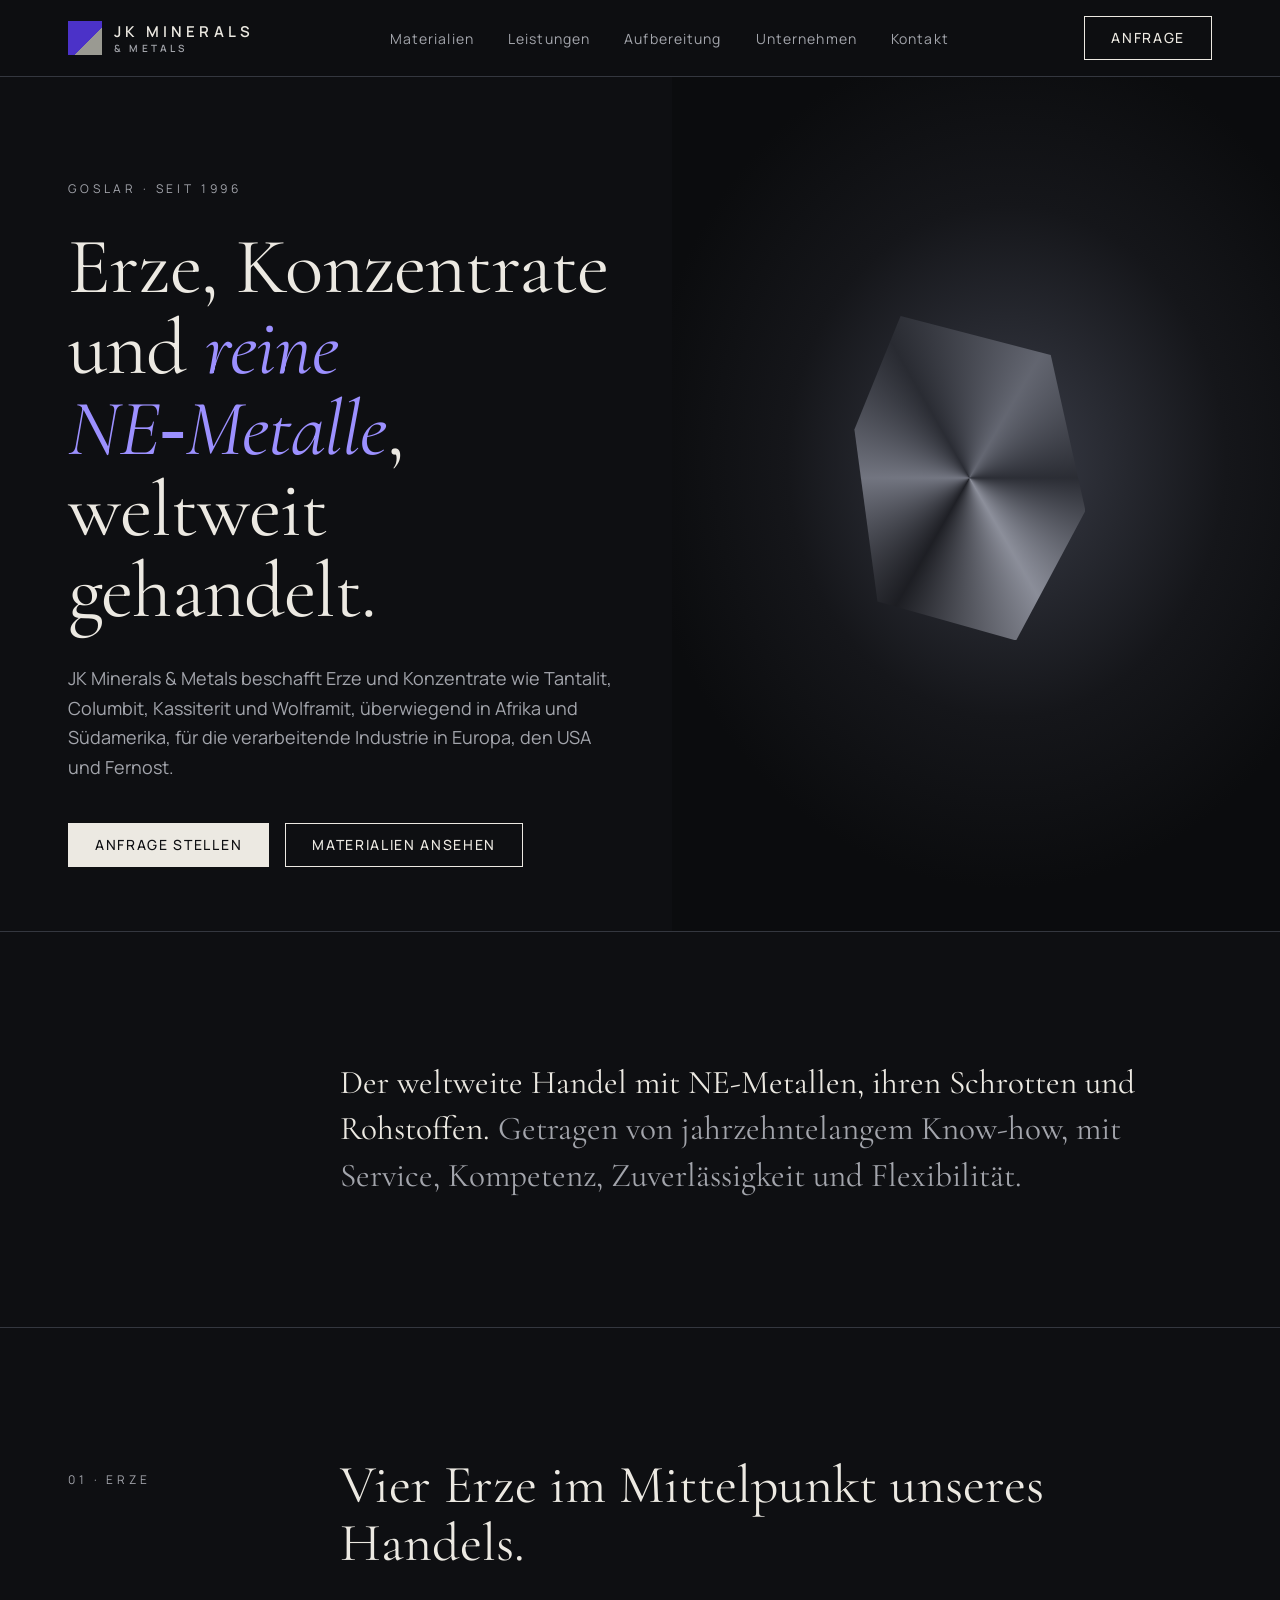
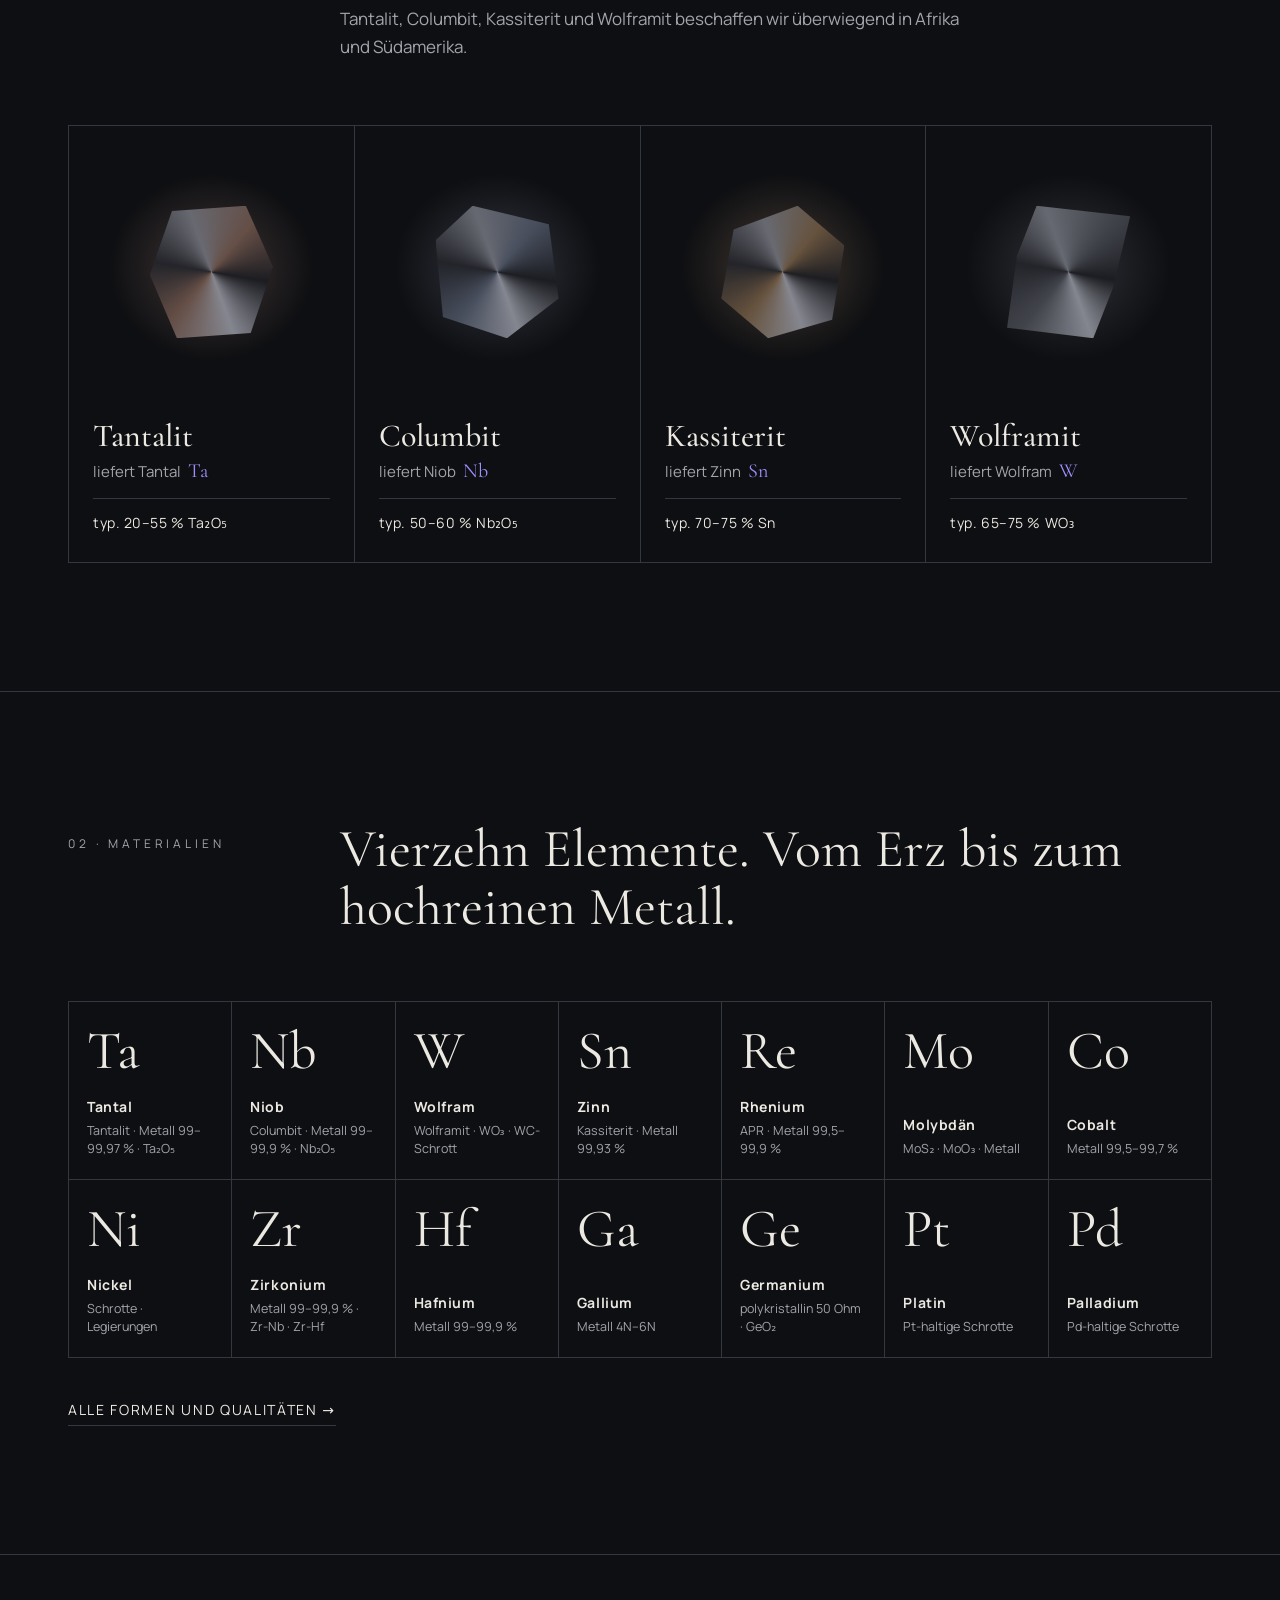
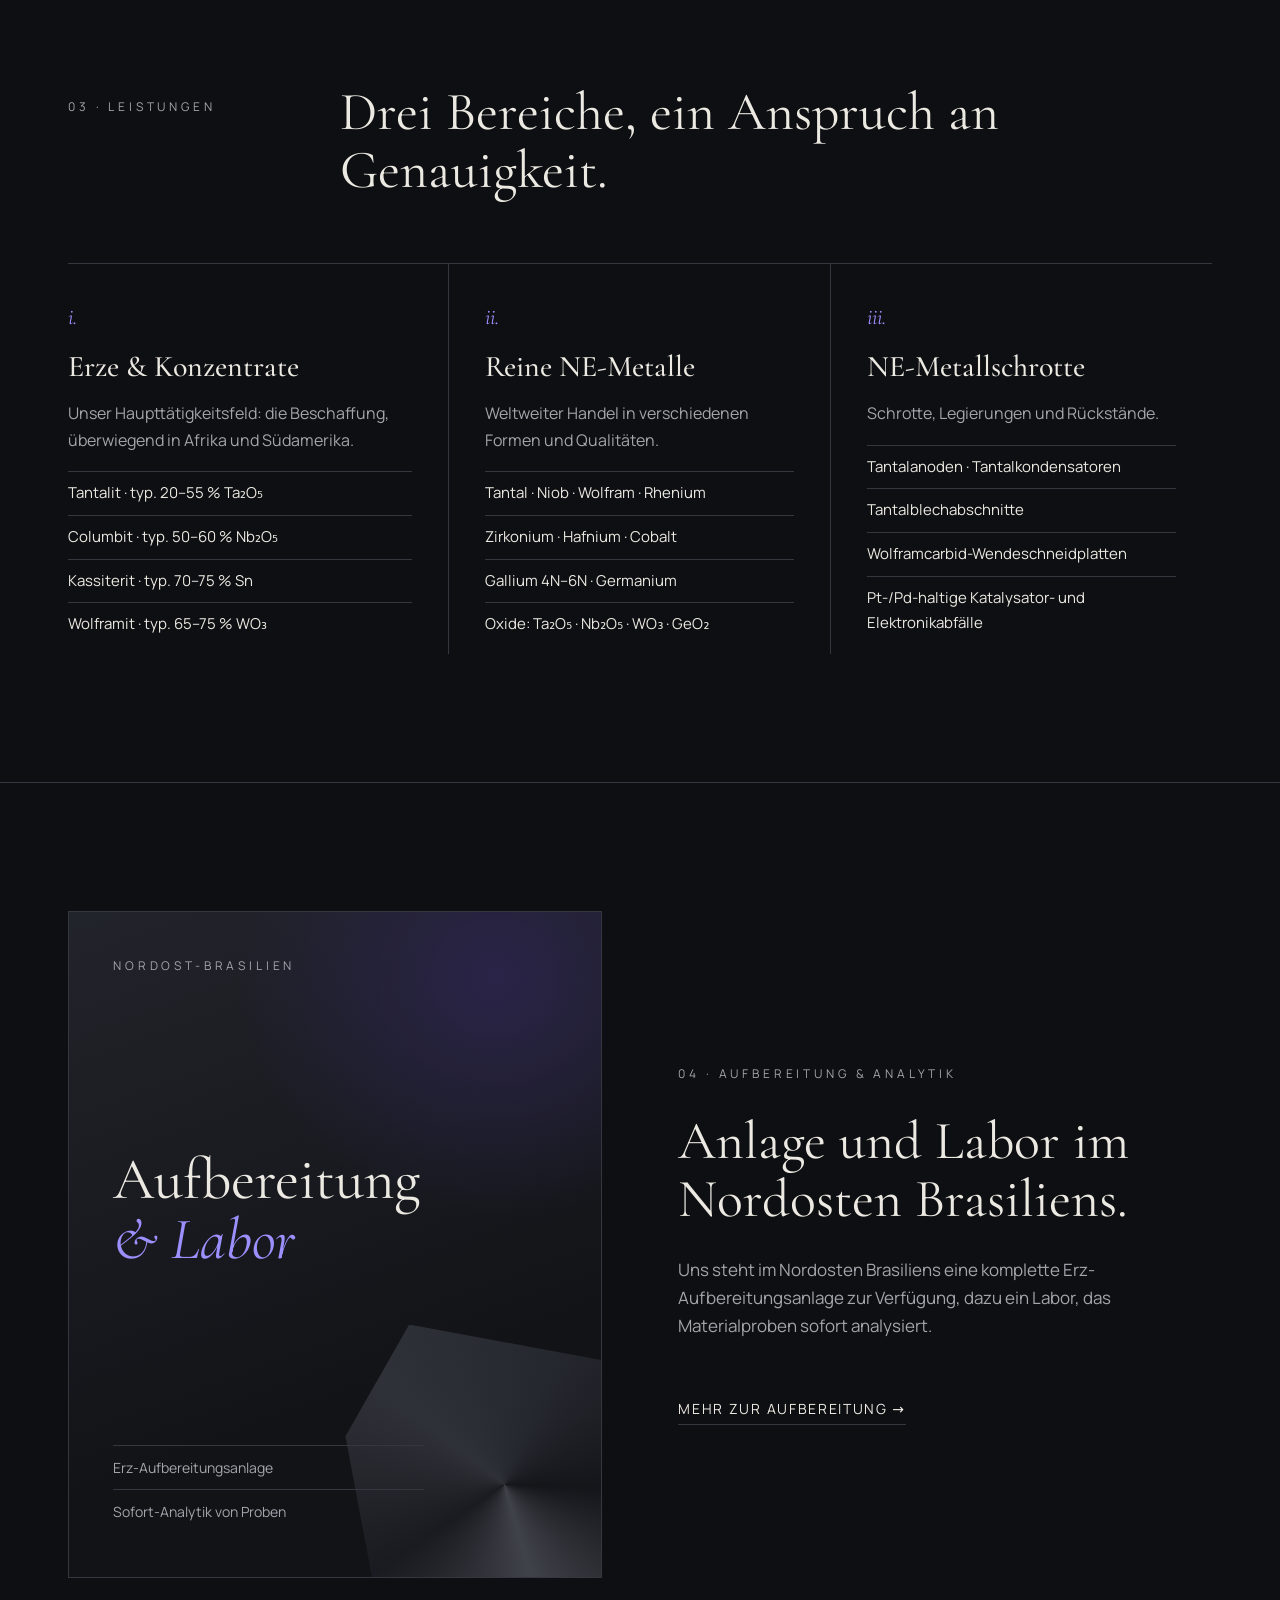
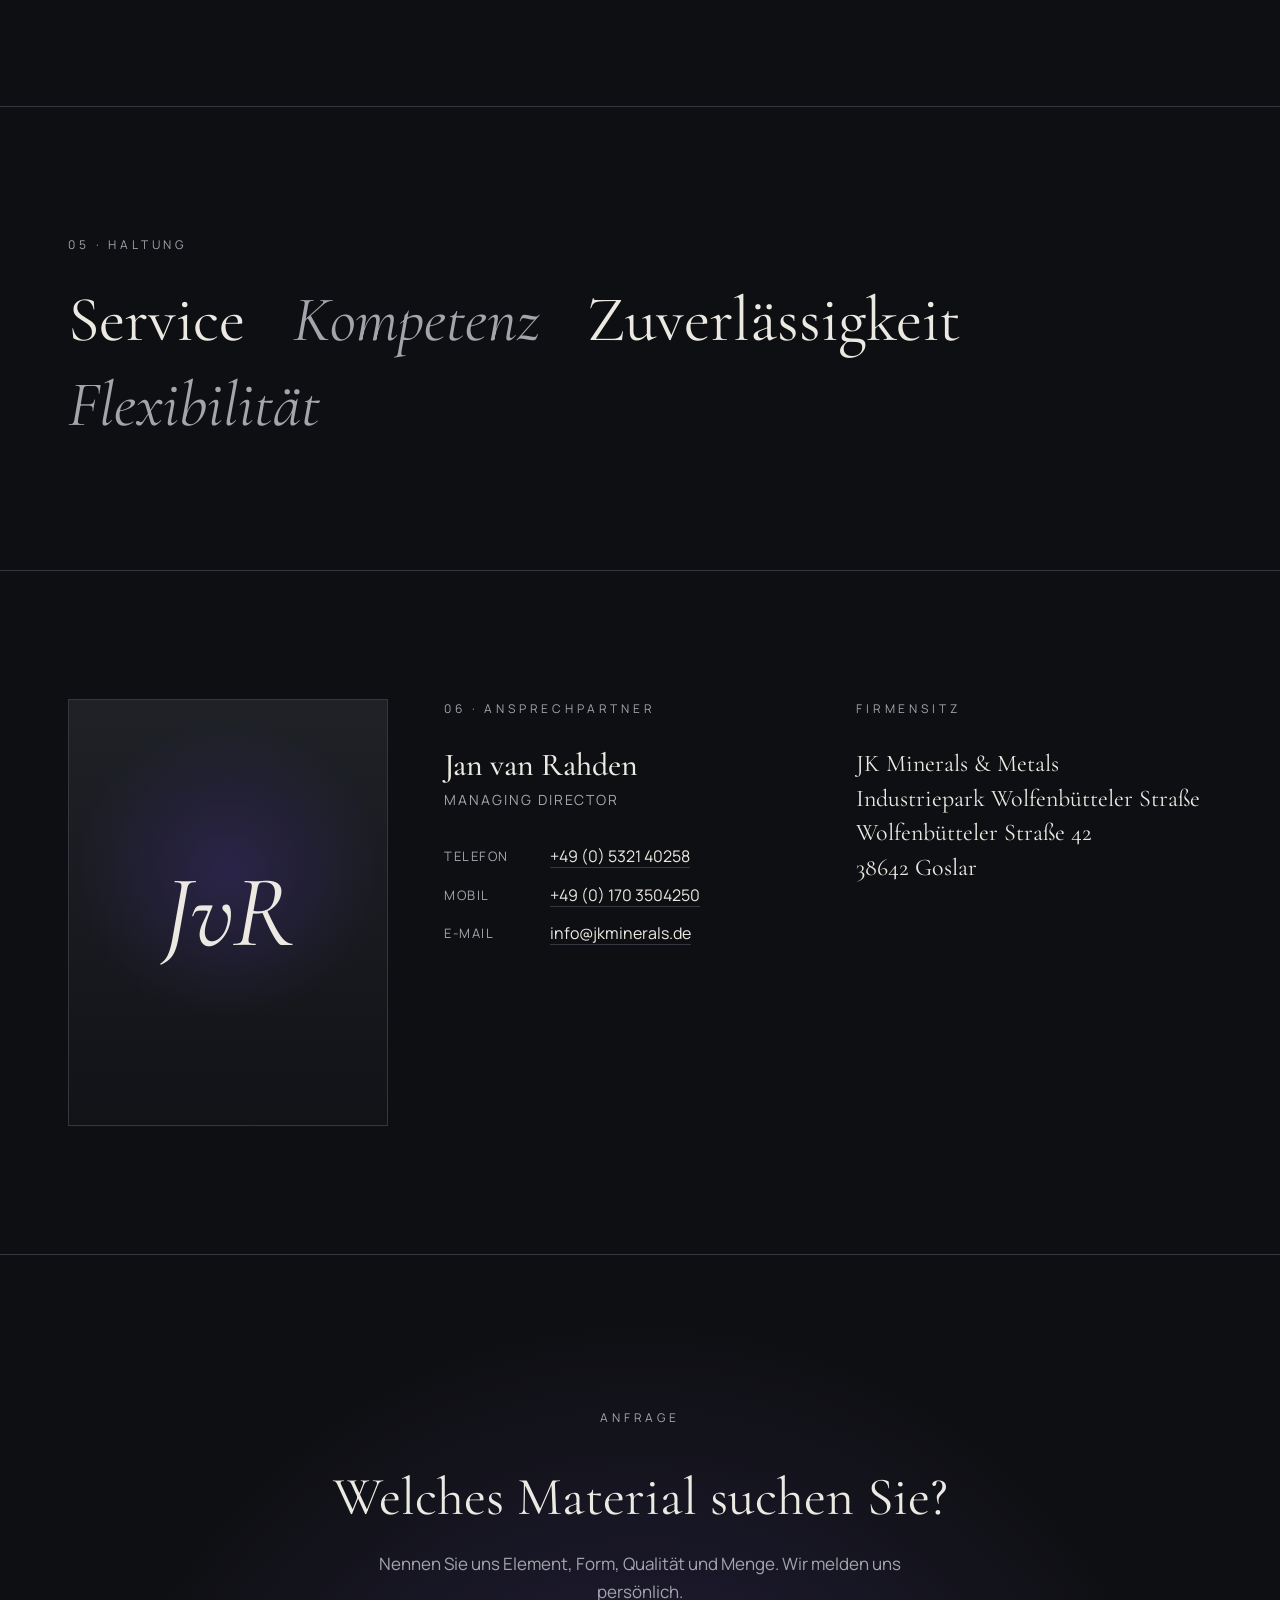
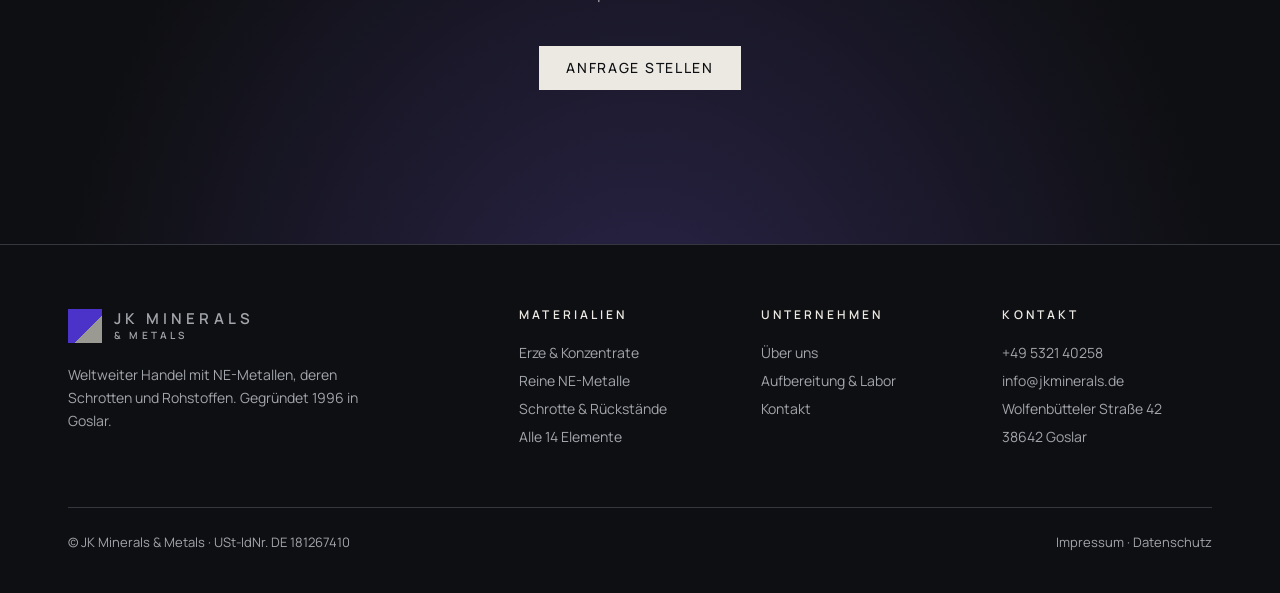
<file: index.html>
<!doctype html>
<html lang="de">
<head>
<meta charset="utf-8">
<meta name="viewport" content="width=device-width, initial-scale=1">
<title>JK Minerals & Metals – Erze, Konzentrate und NE-Metalle aus Goslar</title>
<meta name="description" content="JK Minerals & Metals, Goslar: weltweiter Handel mit Erzen und Konzentraten, reinen NE-Metallen und NE-Metallschrotten. Gegründet 1996.">
<meta name="theme-color" content="#0E0F12">
<link rel="icon" href="data:image/svg+xml,%3Csvg xmlns='http://www.w3.org/2000/svg' viewBox='0 0 32 32'%3E%3Cpath fill='%234B32C8' d='M0 0h32v32H0z'/%3E%3Cpath fill='%239A9A92' d='M19 0h13v32H8z'/%3E%3C/svg%3E">
<link rel="preload" href="assets/fonts/cormorant-garamond-latin-400-normal.woff2" as="font" type="font/woff2" crossorigin>
<link rel="preload" href="assets/fonts/manrope-latin-400-normal.woff2" as="font" type="font/woff2" crossorigin>
<link rel="stylesheet" href="assets/css/style.css">
</head>
<body>
<a class="skip" href="#main">Zum Inhalt springen</a>
<header class="site">
  <div class="wrap hd">
    <a class="logo" href="index.html" aria-label="JK Minerals &amp; Metals – Startseite"><i class="mark" aria-hidden="true"></i><span>JK MINERALS<small>&amp; METALS</small></span></a>
    <nav class="desk" aria-label="Hauptnavigation"><ul>
      <li><a href="materialien.html">Materialien</a></li>
      <li><a href="leistungen.html">Leistungen</a></li>
      <li><a href="aufbereitung.html">Aufbereitung</a></li>
      <li><a href="unternehmen.html">Unternehmen</a></li>
      <li><a href="kontakt.html">Kontakt</a></li>
    </ul></nav>
    <div class="hd-r">
      <a class="btn" href="kontakt.html#anfrage">Anfrage</a>
      <details class="mob"><summary>Menü</summary><nav class="panel" aria-label="Hauptnavigation mobil">
        <a class="nav" href="index.html" aria-current="page">Start</a><a class="nav" href="materialien.html">Materialien</a><a class="nav" href="leistungen.html">Leistungen</a><a class="nav" href="aufbereitung.html">Aufbereitung</a><a class="nav" href="unternehmen.html">Unternehmen</a><a class="nav" href="kontakt.html">Kontakt</a>
        <a class="btn solid" href="kontakt.html#anfrage">Anfrage stellen</a>
        <a class="tel" href="tel:+49532140258">Telefon +49 5321 40258</a>
      </nav></details>
    </div>
  </div>
</header>
<main id="main">
  <div class="hero">
    <div class="hero-txt">
      <p class="eyebrow">Goslar · Seit 1996</p>
      <h1>Erze, Konzentrate und <em>reine NE&#8209;Metalle</em>, weltweit gehandelt.</h1>
      <p class="lead">JK Minerals &amp; Metals beschafft Erze und Konzentrate wie Tantalit, Columbit, Kassiterit und Wolframit, überwiegend in Afrika und Südamerika, für die verarbeitende Industrie in Europa, den USA und Fernost.</p>
      <div class="cta-row"><a class="btn solid" href="kontakt.html#anfrage">Anfrage stellen</a><a class="btn" href="materialien.html">Materialien ansehen</a></div>
    </div>
    <div class="hero-img" aria-hidden="true"></div>
  </div>

  <section class="statement" aria-label="Kurzprofil">
    <div class="wrap">
      <p>Der weltweite Handel mit NE-Metallen, ihren Schrotten und Rohstoffen. <span>Getragen von jahrzehntelangem Know-how, mit Service, Kompetenz, Zuverlässigkeit und Flexibilität.</span></p>
    </div>
  </section>

  <section aria-labelledby="h-ores">
    <div class="wrap">
      <div class="sec-h"><span class="num">01 · Erze</span><h2 id="h-ores">Vier Erze im Mittelpunkt unseres Handels.</h2><p>Tantalit, Columbit, Kassiterit und Wolframit beschaffen wir überwiegend in Afrika und Südamerika.</p></div>
      <div class="ores">
        <a class="ore" href="materialien.html#tantal" style="--tone:#6a5249">
          <span class="ore-art" aria-hidden="true"><i></i></span>
          <span class="ore-name">Tantalit</span>
          <span class="ore-el">liefert Tantal <b>Ta</b></span>
          <span class="ore-val">typ. 20–55 % Ta₂O₅</span>
        </a>
        <a class="ore" href="materialien.html#niob" style="--tone:#4a5160">
          <span class="ore-art" aria-hidden="true"><i></i></span>
          <span class="ore-name">Columbit</span>
          <span class="ore-el">liefert Niob <b>Nb</b></span>
          <span class="ore-val">typ. 50–60 % Nb₂O₅</span>
        </a>
        <a class="ore" href="materialien.html#zinn" style="--tone:#6b5640">
          <span class="ore-art" aria-hidden="true"><i></i></span>
          <span class="ore-name">Kassiterit</span>
          <span class="ore-el">liefert Zinn <b>Sn</b></span>
          <span class="ore-val">typ. 70–75 % Sn</span>
        </a>
        <a class="ore" href="materialien.html#wolfram" style="--tone:#45474f">
          <span class="ore-art" aria-hidden="true"><i></i></span>
          <span class="ore-name">Wolframit</span>
          <span class="ore-el">liefert Wolfram <b>W</b></span>
          <span class="ore-val">typ. 65–75 % WO₃</span>
        </a>
      </div>
    </div>
  </section>

  <section aria-labelledby="h-mat">
    <div class="wrap">
      <div class="sec-h"><span class="num">02 · Materialien</span><h2 id="h-mat">Vierzehn Elemente. Vom Erz bis zum hochreinen Metall.</h2></div>
      <div class="elements">
        <a class="el" href="materialien.html#tantal"><span class="sym" aria-hidden="true">Ta</span><span class="nm">Tantal</span><span class="sp">Tantalit · Metall 99–99,97 % · Ta₂O₅</span></a>
        <a class="el" href="materialien.html#niob"><span class="sym" aria-hidden="true">Nb</span><span class="nm">Niob</span><span class="sp">Columbit · Metall 99–99,9 % · Nb₂O₅</span></a>
        <a class="el" href="materialien.html#wolfram"><span class="sym" aria-hidden="true">W</span><span class="nm">Wolfram</span><span class="sp">Wolframit · WO₃ · WC-Schrott</span></a>
        <a class="el" href="materialien.html#zinn"><span class="sym" aria-hidden="true">Sn</span><span class="nm">Zinn</span><span class="sp">Kassiterit · Metall 99,93 %</span></a>
        <a class="el" href="materialien.html#rhenium"><span class="sym" aria-hidden="true">Re</span><span class="nm">Rhenium</span><span class="sp">APR · Metall 99,5–99,9 %</span></a>
        <a class="el" href="materialien.html#molybdaen"><span class="sym" aria-hidden="true">Mo</span><span class="nm">Molybdän</span><span class="sp">MoS₂ · MoO₃ · Metall</span></a>
        <a class="el" href="materialien.html#cobalt"><span class="sym" aria-hidden="true">Co</span><span class="nm">Cobalt</span><span class="sp">Metall 99,5–99,7 %</span></a>
        <a class="el" href="materialien.html#nickel"><span class="sym" aria-hidden="true">Ni</span><span class="nm">Nickel</span><span class="sp">Schrotte · Legierungen</span></a>
        <a class="el" href="materialien.html#zirkonium"><span class="sym" aria-hidden="true">Zr</span><span class="nm">Zirkonium</span><span class="sp">Metall 99–99,9 % · Zr-Nb · Zr-Hf</span></a>
        <a class="el" href="materialien.html#hafnium"><span class="sym" aria-hidden="true">Hf</span><span class="nm">Hafnium</span><span class="sp">Metall 99–99,9 %</span></a>
        <a class="el" href="materialien.html#gallium"><span class="sym" aria-hidden="true">Ga</span><span class="nm">Gallium</span><span class="sp">Metall 4N–6N</span></a>
        <a class="el" href="materialien.html#germanium"><span class="sym" aria-hidden="true">Ge</span><span class="nm">Germanium</span><span class="sp">polykristallin 50 Ohm · GeO₂</span></a>
        <a class="el" href="materialien.html#platin"><span class="sym" aria-hidden="true">Pt</span><span class="nm">Platin</span><span class="sp">Pt-haltige Schrotte</span></a>
        <a class="el" href="materialien.html#palladium"><span class="sym" aria-hidden="true">Pd</span><span class="nm">Palladium</span><span class="sp">Pd-haltige Schrotte</span></a>
      </div>
      <a class="more" href="materialien.html">Alle Formen und Qualitäten →</a>
    </div>
  </section>

  <section aria-labelledby="h-svc">
    <div class="wrap">
      <div class="sec-h"><span class="num">03 · Leistungen</span><h2 id="h-svc">Drei Bereiche, ein Anspruch an Genauigkeit.</h2></div>
      <div class="svc">
        <article><span class="n">i.</span><h3><a href="leistungen.html#erze">Erze &amp; Konzentrate</a></h3><p>Unser Haupttätigkeitsfeld: die Beschaffung, überwiegend in Afrika und Südamerika.</p>
          <ul><li>Tantalit · typ. 20–55 % Ta₂O₅</li><li>Columbit · typ. 50–60 % Nb₂O₅</li><li>Kassiterit · typ. 70–75 % Sn</li><li>Wolframit · typ. 65–75 % WO₃</li></ul></article>
        <article><span class="n">ii.</span><h3><a href="leistungen.html#metalle">Reine NE-Metalle</a></h3><p>Weltweiter Handel in verschiedenen Formen und Qualitäten.</p>
          <ul><li>Tantal · Niob · Wolfram · Rhenium</li><li>Zirkonium · Hafnium · Cobalt</li><li>Gallium 4N–6N · Germanium</li><li>Oxide: Ta₂O₅ · Nb₂O₅ · WO₃ · GeO₂</li></ul></article>
        <article><span class="n">iii.</span><h3><a href="leistungen.html#schrotte">NE-Metallschrotte</a></h3><p>Schrotte, Legierungen und Rückstände.</p>
          <ul><li>Tantalanoden · Tantalkondensatoren</li><li>Tantalblechabschnitte</li><li>Wolframcarbid-Wendeschneidplatten</li><li>Pt-/Pd-haltige Katalysator- und Elektronikabfälle</li></ul></article>
      </div>
    </div>
  </section>

  <section aria-labelledby="h-br">
    <div class="wrap split">
      <div class="panel" aria-hidden="true"><span class="panel-k">Nordost-Brasilien</span><span class="panel-big">Aufbereitung<br><em>&amp; Labor</em></span><span class="panel-l"><i>Erz-Aufbereitungsanlage</i><i>Sofort-Analytik von Proben</i></span></div>
      <div>
        <p class="eyebrow">04 · Aufbereitung &amp; Analytik</p>
        <h2 id="h-br">Anlage und Labor im Nordosten Brasiliens.</h2>
        <p>Uns steht im Nordosten Brasiliens eine komplette Erz-Aufbereitungsanlage zur Verfügung, dazu ein Labor, das Materialproben sofort analysiert.</p>
        <a class="more" href="aufbereitung.html">Mehr zur Aufbereitung →</a>
      </div>
    </div>
  </section>

  <section aria-labelledby="h-val">
    <div class="wrap">
      <p class="eyebrow" id="h-val">05 · Haltung</p>
      <ul class="values"><li>Service</li><li>Kompetenz</li><li>Zuverlässigkeit</li><li>Flexibilität</li></ul>
    </div>
  </section>

  <section aria-labelledby="h-ct">
    <div class="wrap contact">
      <div class="monogram" aria-hidden="true"><span>JvR</span></div>
      <div>
        <p class="eyebrow">06 · Ansprechpartner</p>
        <h3 id="h-ct">Jan van Rahden</h3>
        <p class="role">Managing Director</p>
        <dl class="kv">
          <dt>Telefon</dt><dd><a href="tel:+49532140258">+49 (0) 5321 40258</a></dd>
          <dt>Mobil</dt><dd><a href="tel:+491703504250">+49 (0) 170 3504250</a></dd>
          <dt>E-Mail</dt><dd><a href="mailto:info@jkminerals.de">info@jkminerals.de</a></dd>
        </dl>
      </div>
      <div>
        <p class="eyebrow">Firmensitz</p>
        <address>JK Minerals &amp; Metals<br>Industriepark Wolfenbütteler Straße<br>Wolfenbütteler Straße 42<br>38642 Goslar</address>
      </div>
    </div>
  </section>

  <div class="cta">
    <div class="wrap">
      <p class="eyebrow">Anfrage</p>
      <h2>Welches Material suchen Sie?</h2>
      <p>Nennen Sie uns Element, Form, Qualität und Menge. Wir melden uns persönlich.</p>
      <a class="btn solid" href="kontakt.html#anfrage">Anfrage stellen</a>
    </div>
  </div>
</main>
<footer class="site">
  <div class="wrap">
    <div class="ft">
      <div><a class="logo" href="index.html" aria-label="JK Minerals &amp; Metals – Startseite"><i class="mark" aria-hidden="true"></i><span>JK MINERALS<small>&amp; METALS</small></span></a><p style="max-width:300px;margin-top:20px">Weltweiter Handel mit NE-Metallen, deren Schrotten und Rohstoffen. Gegründet 1996 in Goslar.</p></div>
      <div><h2>Materialien</h2><ul><li><a href="leistungen.html#erze">Erze &amp; Konzentrate</a></li><li><a href="leistungen.html#metalle">Reine NE-Metalle</a></li><li><a href="leistungen.html#schrotte">Schrotte &amp; Rückstände</a></li><li><a href="materialien.html">Alle 14 Elemente</a></li></ul></div>
      <div><h2>Unternehmen</h2><ul><li><a href="unternehmen.html">Über uns</a></li><li><a href="aufbereitung.html">Aufbereitung &amp; Labor</a></li><li><a href="kontakt.html">Kontakt</a></li></ul></div>
      <div><h2>Kontakt</h2><ul><li><a href="tel:+49532140258">+49 5321 40258</a></li><li><a href="mailto:info@jkminerals.de">info@jkminerals.de</a></li><li>Wolfenbütteler Straße 42<br>38642 Goslar</li></ul></div>
    </div>
    <div class="legal"><span>© JK Minerals &amp; Metals · USt-IdNr. DE 181267410</span><span><a href="impressum.html">Impressum</a> · <a href="datenschutz.html">Datenschutz</a></span></div>
  </div>
</footer>
<script src="assets/js/main.js" defer></script>
</body>
</html>
</file>
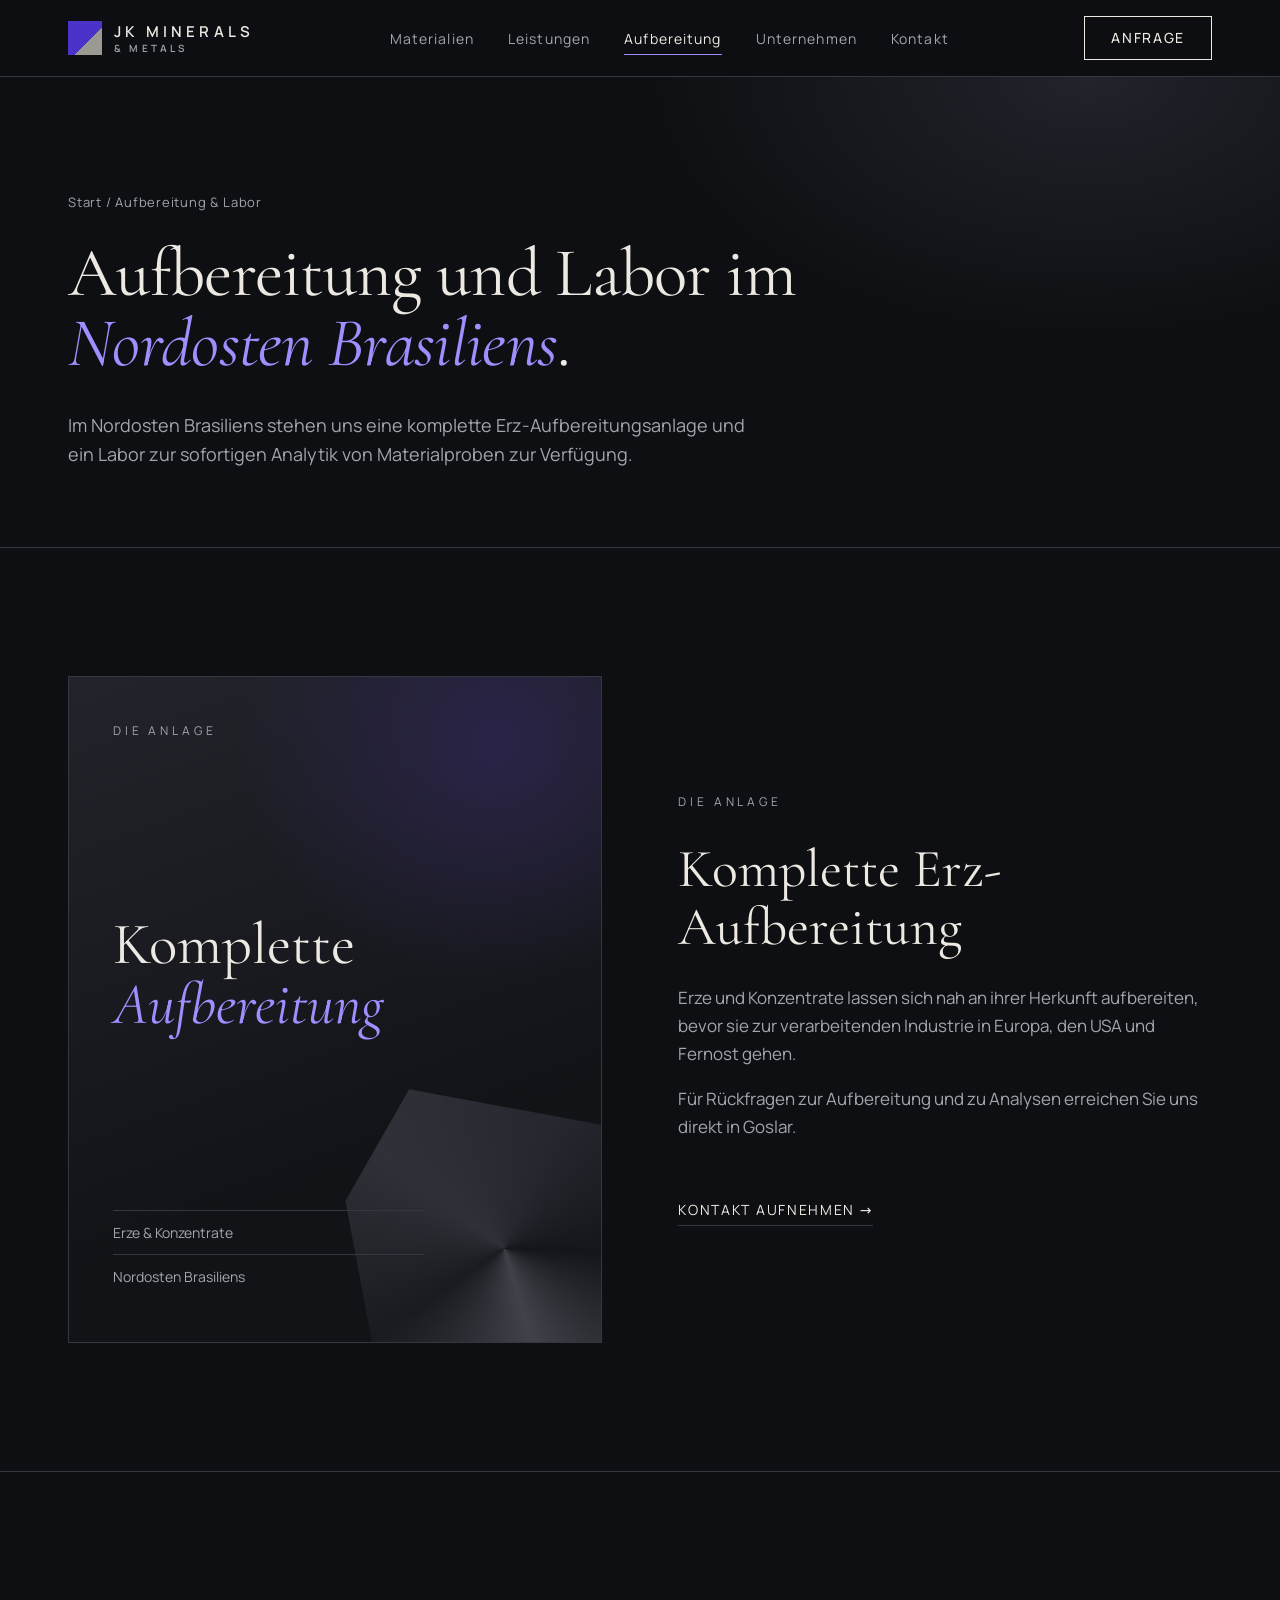
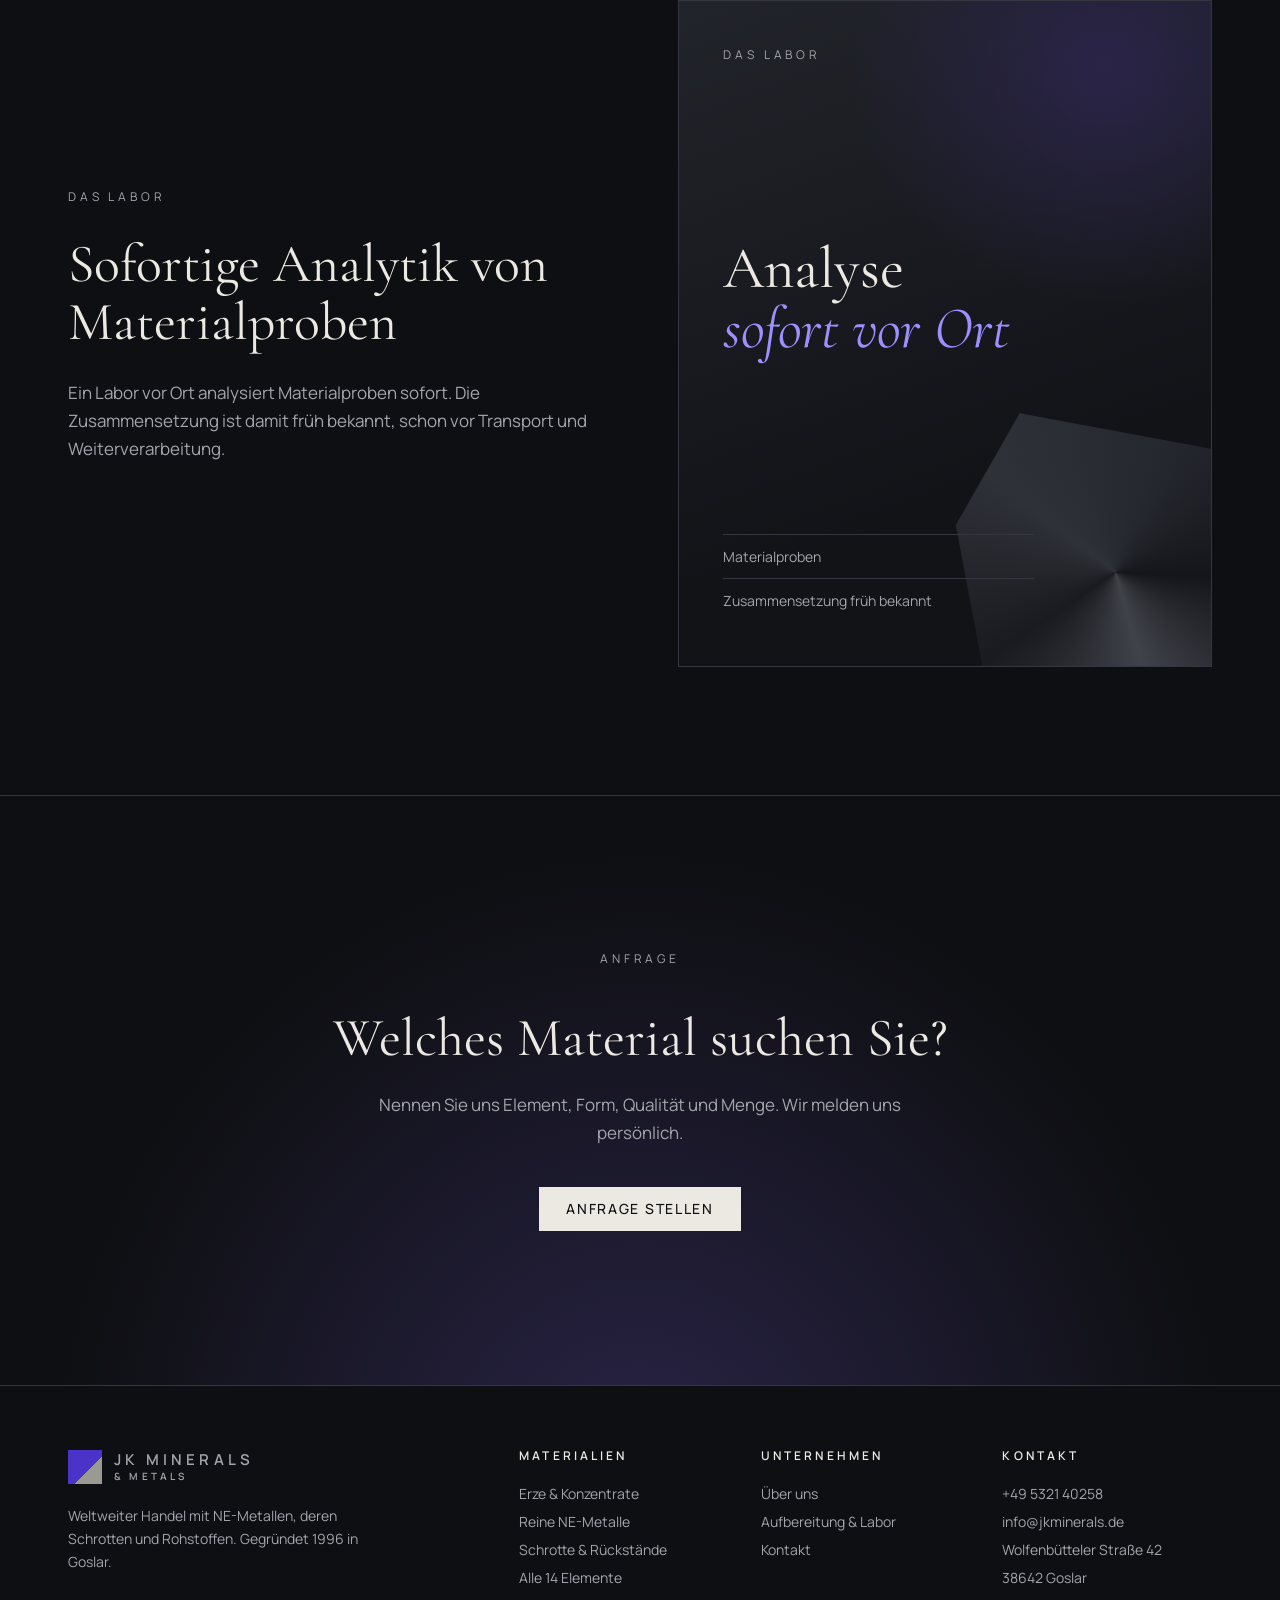
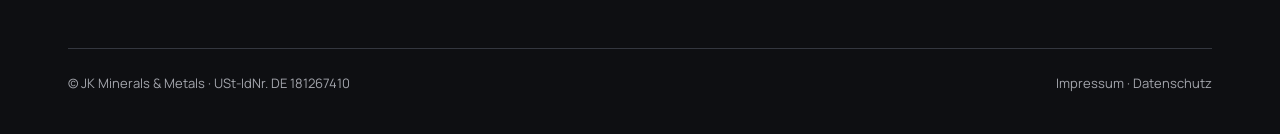
<file: aufbereitung.html>
<!doctype html>
<html lang="de">
<head>
<meta charset="utf-8">
<meta name="viewport" content="width=device-width, initial-scale=1">
<title>Aufbereitung & Labor – JK Minerals & Metals</title>
<meta name="description" content="Komplette Erz-Aufbereitungsanlage und Labor zur sofortigen Analytik von Materialproben im Nordosten Brasiliens.">
<meta name="theme-color" content="#0E0F12">
<link rel="icon" href="data:image/svg+xml,%3Csvg xmlns='http://www.w3.org/2000/svg' viewBox='0 0 32 32'%3E%3Cpath fill='%234B32C8' d='M0 0h32v32H0z'/%3E%3Cpath fill='%239A9A92' d='M19 0h13v32H8z'/%3E%3C/svg%3E">
<link rel="preload" href="assets/fonts/cormorant-garamond-latin-400-normal.woff2" as="font" type="font/woff2" crossorigin>
<link rel="preload" href="assets/fonts/manrope-latin-400-normal.woff2" as="font" type="font/woff2" crossorigin>
<link rel="stylesheet" href="assets/css/style.css">
</head>
<body>
<a class="skip" href="#main">Zum Inhalt springen</a>
<header class="site">
  <div class="wrap hd">
    <a class="logo" href="index.html" aria-label="JK Minerals &amp; Metals – Startseite"><i class="mark" aria-hidden="true"></i><span>JK MINERALS<small>&amp; METALS</small></span></a>
    <nav class="desk" aria-label="Hauptnavigation"><ul>
      <li><a href="materialien.html">Materialien</a></li>
      <li><a href="leistungen.html">Leistungen</a></li>
      <li><a href="aufbereitung.html" aria-current="page">Aufbereitung</a></li>
      <li><a href="unternehmen.html">Unternehmen</a></li>
      <li><a href="kontakt.html">Kontakt</a></li>
    </ul></nav>
    <div class="hd-r">
      <a class="btn" href="kontakt.html#anfrage">Anfrage</a>
      <details class="mob"><summary>Menü</summary><nav class="panel" aria-label="Hauptnavigation mobil">
        <a class="nav" href="index.html">Start</a><a class="nav" href="materialien.html">Materialien</a><a class="nav" href="leistungen.html">Leistungen</a><a class="nav" href="aufbereitung.html" aria-current="page">Aufbereitung</a><a class="nav" href="unternehmen.html">Unternehmen</a><a class="nav" href="kontakt.html">Kontakt</a>
        <a class="btn solid" href="kontakt.html#anfrage">Anfrage stellen</a>
        <a class="tel" href="tel:+49532140258">Telefon +49 5321 40258</a>
      </nav></details>
    </div>
  </div>
</header>
<main id="main">
  <div class="page-hero"><div class="wrap">
    <p class="crumb"><a href="index.html">Start</a> / Aufbereitung &amp; Labor</p>
    <h1>Aufbereitung und Labor im <em>Nordosten Brasiliens</em>.</h1>
    <p class="lead">Im Nordosten Brasiliens stehen uns eine komplette Erz-Aufbereitungsanlage und ein Labor zur sofortigen Analytik von Materialproben zur Verfügung.</p>
  </div></div>

  <section aria-labelledby="h-anl">
    <div class="wrap split">
      <div class="panel" aria-hidden="true"><span class="panel-k">Die Anlage</span><span class="panel-big">Komplette<br><em>Aufbereitung</em></span><span class="panel-l"><i>Erze &amp; Konzentrate</i><i>Nordosten Brasiliens</i></span></div>
      <div>
        <p class="eyebrow">Die Anlage</p>
        <h2 id="h-anl">Komplette Erz-Aufbereitung</h2>
        <p>Erze und Konzentrate lassen sich nah an ihrer Herkunft aufbereiten, bevor sie zur verarbeitenden Industrie in Europa, den USA und Fernost gehen.</p>
        <p>Für Rückfragen zur Aufbereitung und zu Analysen erreichen Sie uns direkt in Goslar.</p>
        <a class="more" href="kontakt.html">Kontakt aufnehmen →</a>
      </div>
    </div>
  </section>
  <section aria-labelledby="h-lab">
    <div class="wrap split">
      <div>
        <p class="eyebrow">Das Labor</p>
        <h2 id="h-lab">Sofortige Analytik von Materialproben</h2>
        <p>Ein Labor vor Ort analysiert Materialproben sofort. Die Zusammensetzung ist damit früh bekannt, schon vor Transport und Weiterverarbeitung.</p>
      </div>
      <div class="panel" aria-hidden="true"><span class="panel-k">Das Labor</span><span class="panel-big">Analyse<br><em>sofort vor Ort</em></span><span class="panel-l"><i>Materialproben</i><i>Zusammensetzung früh bekannt</i></span></div>
    </div>
  </section>
  <div class="cta">
    <div class="wrap">
      <p class="eyebrow">Anfrage</p>
      <h2>Welches Material suchen Sie?</h2>
      <p>Nennen Sie uns Element, Form, Qualität und Menge. Wir melden uns persönlich.</p>
      <a class="btn solid" href="kontakt.html#anfrage">Anfrage stellen</a>
    </div>
  </div>
</main>
<footer class="site">
  <div class="wrap">
    <div class="ft">
      <div><a class="logo" href="index.html" aria-label="JK Minerals &amp; Metals – Startseite"><i class="mark" aria-hidden="true"></i><span>JK MINERALS<small>&amp; METALS</small></span></a><p style="max-width:300px;margin-top:20px">Weltweiter Handel mit NE-Metallen, deren Schrotten und Rohstoffen. Gegründet 1996 in Goslar.</p></div>
      <div><h2>Materialien</h2><ul><li><a href="leistungen.html#erze">Erze &amp; Konzentrate</a></li><li><a href="leistungen.html#metalle">Reine NE-Metalle</a></li><li><a href="leistungen.html#schrotte">Schrotte &amp; Rückstände</a></li><li><a href="materialien.html">Alle 14 Elemente</a></li></ul></div>
      <div><h2>Unternehmen</h2><ul><li><a href="unternehmen.html">Über uns</a></li><li><a href="aufbereitung.html">Aufbereitung &amp; Labor</a></li><li><a href="kontakt.html">Kontakt</a></li></ul></div>
      <div><h2>Kontakt</h2><ul><li><a href="tel:+49532140258">+49 5321 40258</a></li><li><a href="mailto:info@jkminerals.de">info@jkminerals.de</a></li><li>Wolfenbütteler Straße 42<br>38642 Goslar</li></ul></div>
    </div>
    <div class="legal"><span>© JK Minerals &amp; Metals · USt-IdNr. DE 181267410</span><span><a href="impressum.html">Impressum</a> · <a href="datenschutz.html">Datenschutz</a></span></div>
  </div>
</footer>
<script src="assets/js/main.js" defer></script>
</body>
</html>
</file>
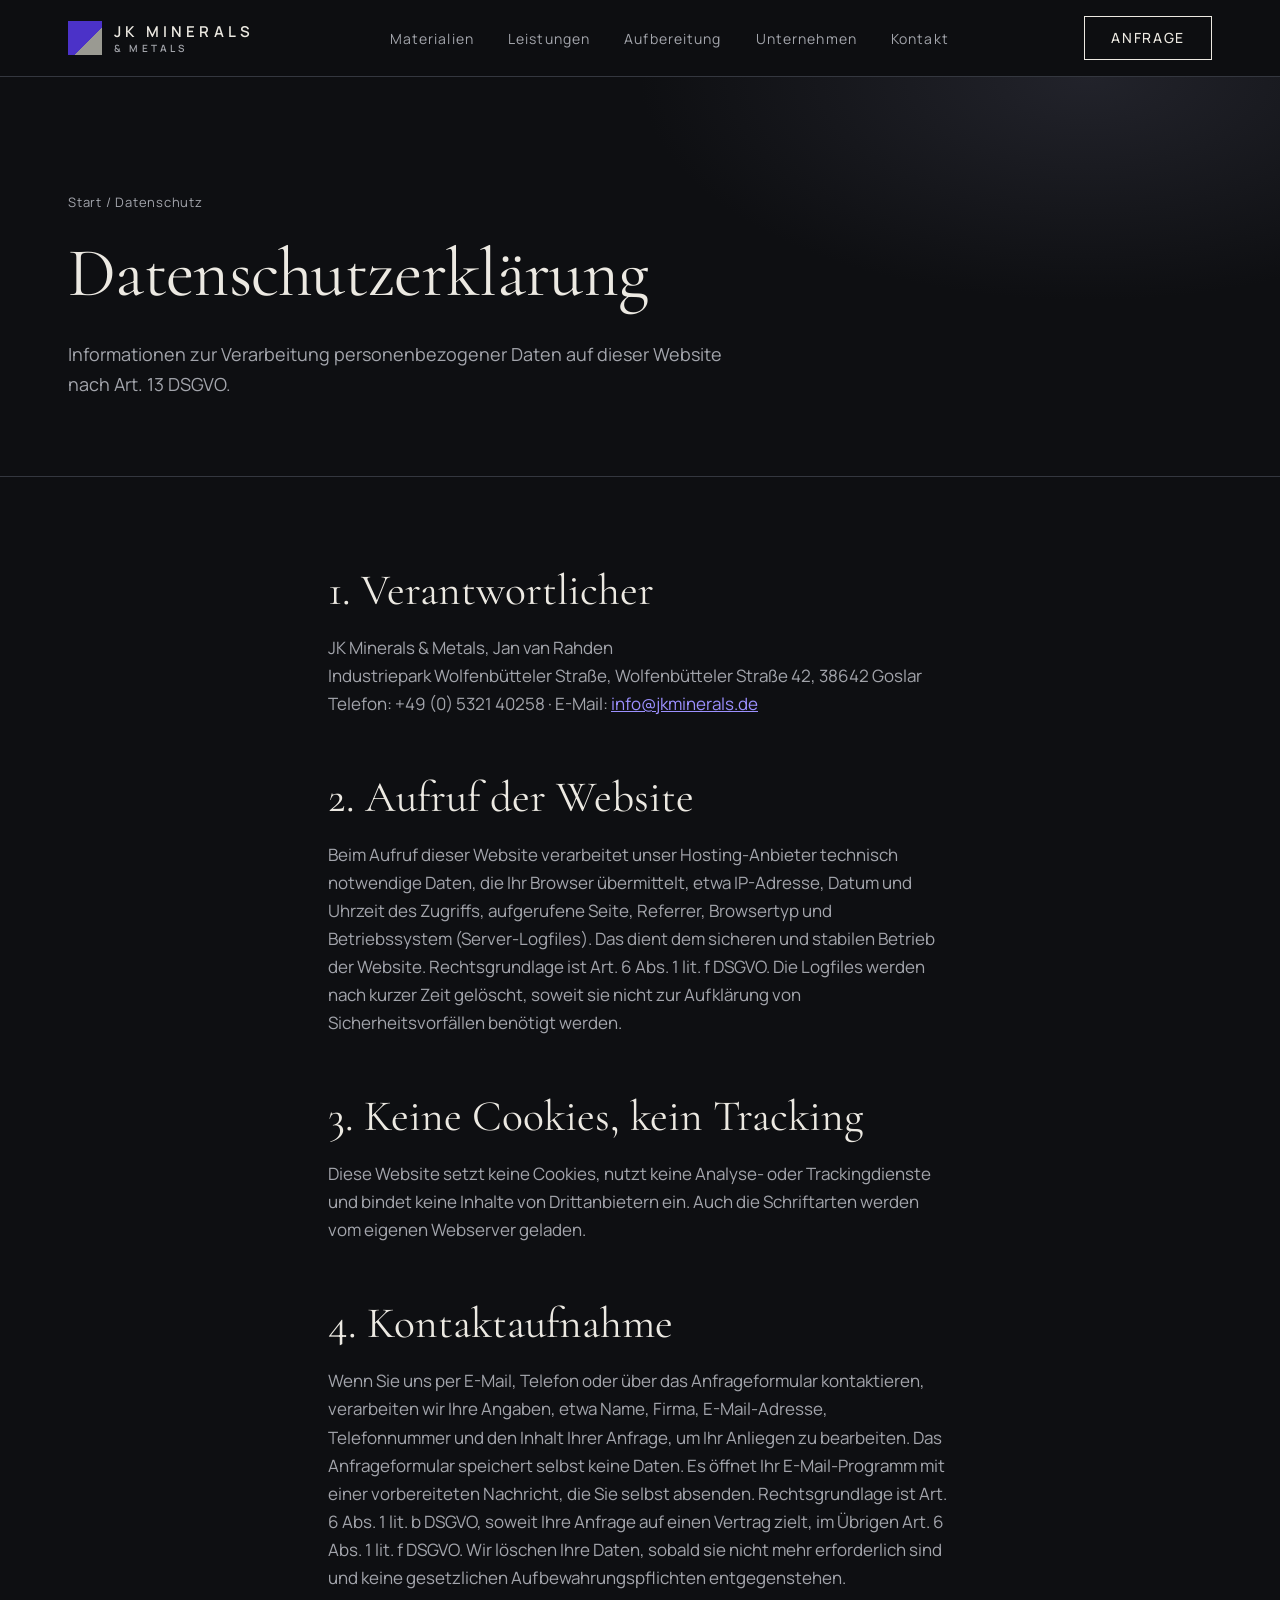
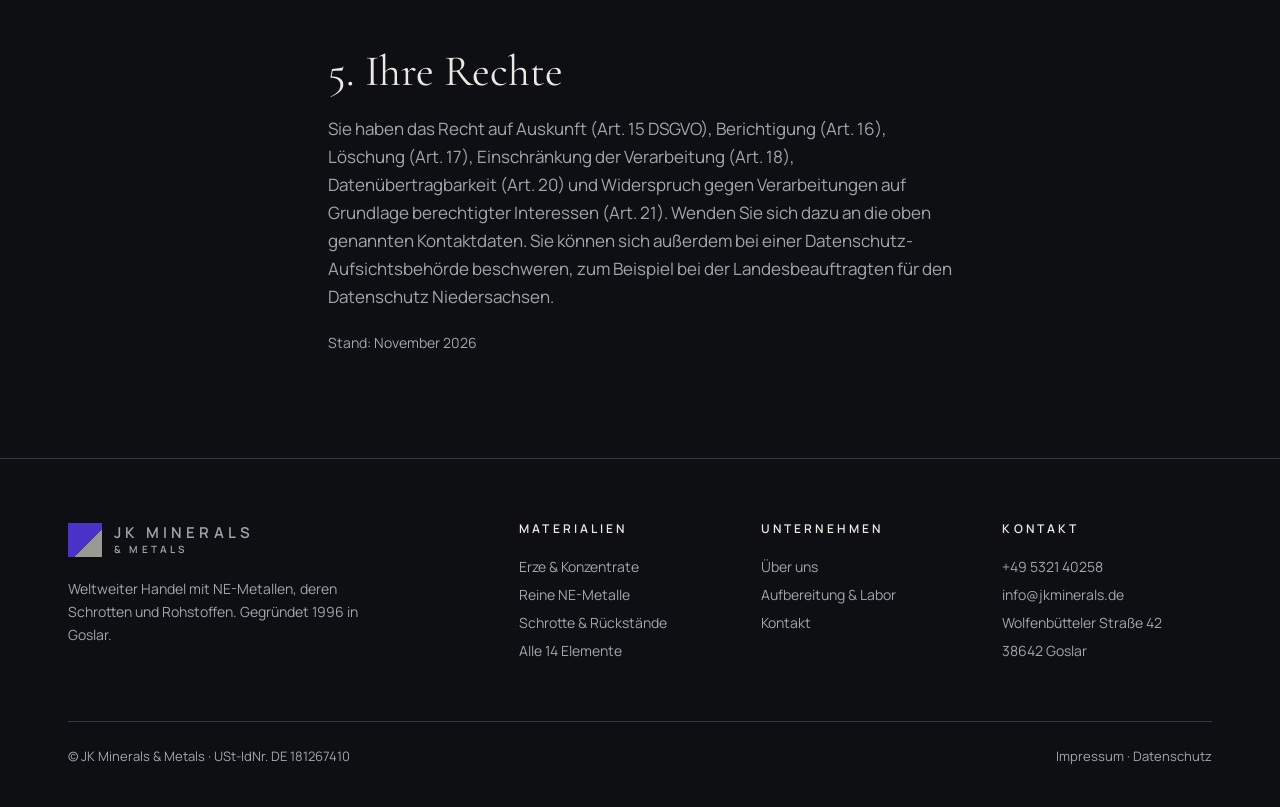
<file: datenschutz.html>
<!doctype html>
<html lang="de">
<head>
<meta charset="utf-8">
<meta name="viewport" content="width=device-width, initial-scale=1">
<title>Datenschutz – JK Minerals & Metals</title>
<meta name="description" content="Datenschutzerklärung von JK Minerals & Metals.">
<meta name="theme-color" content="#0E0F12">
<link rel="icon" href="data:image/svg+xml,%3Csvg xmlns='http://www.w3.org/2000/svg' viewBox='0 0 32 32'%3E%3Cpath fill='%234B32C8' d='M0 0h32v32H0z'/%3E%3Cpath fill='%239A9A92' d='M19 0h13v32H8z'/%3E%3C/svg%3E">
<link rel="preload" href="assets/fonts/cormorant-garamond-latin-400-normal.woff2" as="font" type="font/woff2" crossorigin>
<link rel="preload" href="assets/fonts/manrope-latin-400-normal.woff2" as="font" type="font/woff2" crossorigin>
<link rel="stylesheet" href="assets/css/style.css">
</head>
<body>
<a class="skip" href="#main">Zum Inhalt springen</a>
<header class="site">
  <div class="wrap hd">
    <a class="logo" href="index.html" aria-label="JK Minerals &amp; Metals – Startseite"><i class="mark" aria-hidden="true"></i><span>JK MINERALS<small>&amp; METALS</small></span></a>
    <nav class="desk" aria-label="Hauptnavigation"><ul>
      <li><a href="materialien.html">Materialien</a></li>
      <li><a href="leistungen.html">Leistungen</a></li>
      <li><a href="aufbereitung.html">Aufbereitung</a></li>
      <li><a href="unternehmen.html">Unternehmen</a></li>
      <li><a href="kontakt.html">Kontakt</a></li>
    </ul></nav>
    <div class="hd-r">
      <a class="btn" href="kontakt.html#anfrage">Anfrage</a>
      <details class="mob"><summary>Menü</summary><nav class="panel" aria-label="Hauptnavigation mobil">
        <a class="nav" href="index.html">Start</a><a class="nav" href="materialien.html">Materialien</a><a class="nav" href="leistungen.html">Leistungen</a><a class="nav" href="aufbereitung.html">Aufbereitung</a><a class="nav" href="unternehmen.html">Unternehmen</a><a class="nav" href="kontakt.html">Kontakt</a>
        <a class="btn solid" href="kontakt.html#anfrage">Anfrage stellen</a>
        <a class="tel" href="tel:+49532140258">Telefon +49 5321 40258</a>
      </nav></details>
    </div>
  </div>
</header>
<main id="main">
  <div class="page-hero"><div class="wrap">
    <p class="crumb"><a href="index.html">Start</a> / Datenschutz</p>
    <h1>Datenschutzerklärung</h1>
    <p class="lead">Informationen zur Verarbeitung personenbezogener Daten auf dieser Website nach Art. 13 DSGVO.</p>
  </div></div>

  <section class="tight">
    <div class="wrap prose">
      <h2>1. Verantwortlicher</h2>
      <p>JK Minerals &amp; Metals, Jan van Rahden<br>Industriepark Wolfenbütteler Straße, Wolfenbütteler Straße 42, 38642 Goslar<br>Telefon: +49 (0) 5321 40258 · E-Mail: <a href="mailto:info@jkminerals.de">info@jkminerals.de</a></p>
      <h2>2. Aufruf der Website</h2>
      <p>Beim Aufruf dieser Website verarbeitet unser Hosting-Anbieter technisch notwendige Daten, die Ihr Browser übermittelt, etwa IP-Adresse, Datum und Uhrzeit des Zugriffs, aufgerufene Seite, Referrer, Browsertyp und Betriebssystem (Server-Logfiles). Das dient dem sicheren und stabilen Betrieb der Website. Rechtsgrundlage ist Art. 6 Abs. 1 lit. f DSGVO. Die Logfiles werden nach kurzer Zeit gelöscht, soweit sie nicht zur Aufklärung von Sicherheitsvorfällen benötigt werden.</p>
      <h2>3. Keine Cookies, kein Tracking</h2>
      <p>Diese Website setzt keine Cookies, nutzt keine Analyse- oder Trackingdienste und bindet keine Inhalte von Drittanbietern ein. Auch die Schriftarten werden vom eigenen Webserver geladen.</p>
      <h2>4. Kontaktaufnahme</h2>
      <p>Wenn Sie uns per E-Mail, Telefon oder über das Anfrageformular kontaktieren, verarbeiten wir Ihre Angaben, etwa Name, Firma, E-Mail-Adresse, Telefonnummer und den Inhalt Ihrer Anfrage, um Ihr Anliegen zu bearbeiten. Das Anfrageformular speichert selbst keine Daten. Es öffnet Ihr E-Mail-Programm mit einer vorbereiteten Nachricht, die Sie selbst absenden. Rechtsgrundlage ist Art. 6 Abs. 1 lit. b DSGVO, soweit Ihre Anfrage auf einen Vertrag zielt, im Übrigen Art. 6 Abs. 1 lit. f DSGVO. Wir löschen Ihre Daten, sobald sie nicht mehr erforderlich sind und keine gesetzlichen Aufbewahrungspflichten entgegenstehen.</p>
      <h2>5. Ihre Rechte</h2>
      <p>Sie haben das Recht auf Auskunft (Art. 15 DSGVO), Berichtigung (Art. 16), Löschung (Art. 17), Einschränkung der Verarbeitung (Art. 18), Datenübertragbarkeit (Art. 20) und Widerspruch gegen Verarbeitungen auf Grundlage berechtigter Interessen (Art. 21). Wenden Sie sich dazu an die oben genannten Kontaktdaten. Sie können sich außerdem bei einer Datenschutz-Aufsichtsbehörde beschweren, zum Beispiel bei der Landesbeauftragten für den Datenschutz Niedersachsen.</p>
      <p class="el-note">Stand: November 2026</p>
    </div>
  </section>
</main>
<footer class="site">
  <div class="wrap">
    <div class="ft">
      <div><a class="logo" href="index.html" aria-label="JK Minerals &amp; Metals – Startseite"><i class="mark" aria-hidden="true"></i><span>JK MINERALS<small>&amp; METALS</small></span></a><p style="max-width:300px;margin-top:20px">Weltweiter Handel mit NE-Metallen, deren Schrotten und Rohstoffen. Gegründet 1996 in Goslar.</p></div>
      <div><h2>Materialien</h2><ul><li><a href="leistungen.html#erze">Erze &amp; Konzentrate</a></li><li><a href="leistungen.html#metalle">Reine NE-Metalle</a></li><li><a href="leistungen.html#schrotte">Schrotte &amp; Rückstände</a></li><li><a href="materialien.html">Alle 14 Elemente</a></li></ul></div>
      <div><h2>Unternehmen</h2><ul><li><a href="unternehmen.html">Über uns</a></li><li><a href="aufbereitung.html">Aufbereitung &amp; Labor</a></li><li><a href="kontakt.html">Kontakt</a></li></ul></div>
      <div><h2>Kontakt</h2><ul><li><a href="tel:+49532140258">+49 5321 40258</a></li><li><a href="mailto:info@jkminerals.de">info@jkminerals.de</a></li><li>Wolfenbütteler Straße 42<br>38642 Goslar</li></ul></div>
    </div>
    <div class="legal"><span>© JK Minerals &amp; Metals · USt-IdNr. DE 181267410</span><span><a href="impressum.html">Impressum</a> · <a href="datenschutz.html">Datenschutz</a></span></div>
  </div>
</footer>
<script src="assets/js/main.js" defer></script>
</body>
</html>
</file>
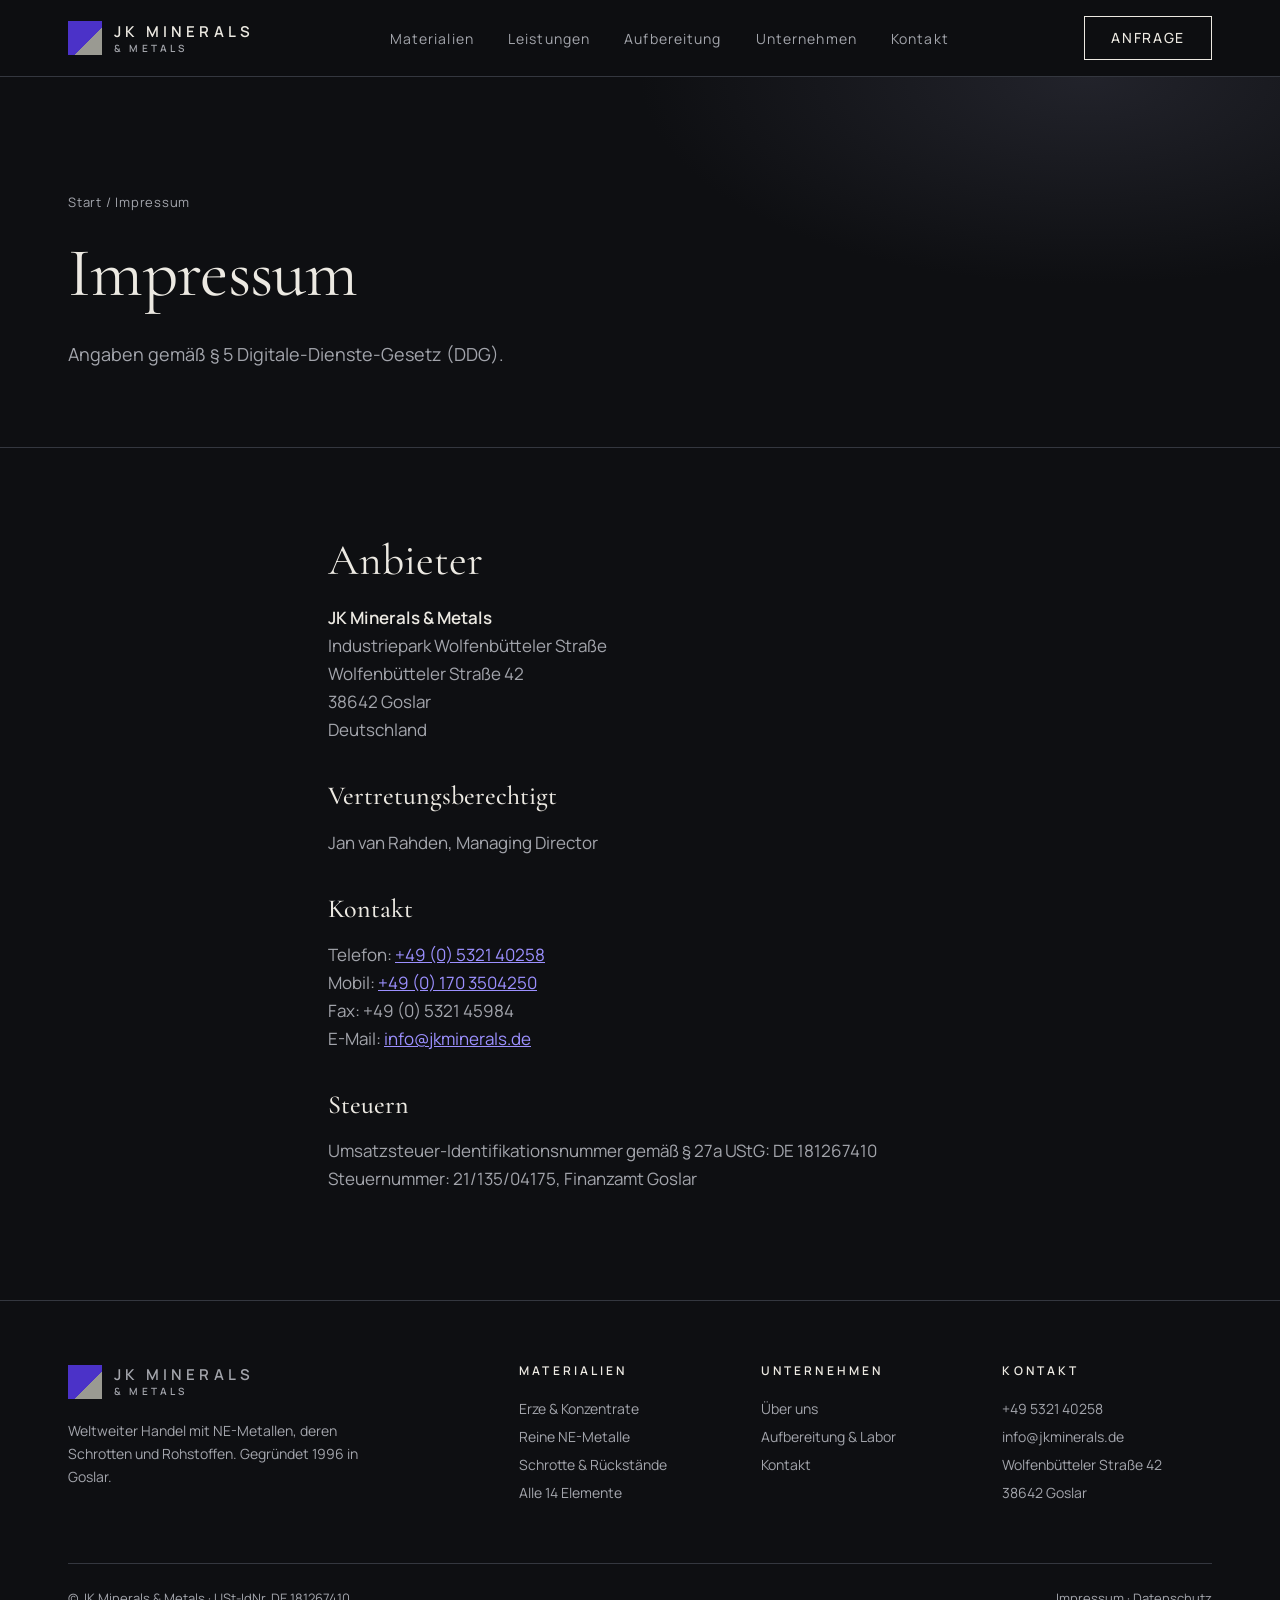
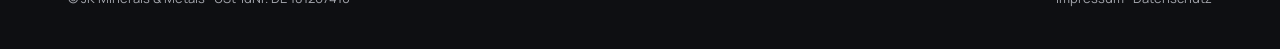
<file: impressum.html>
<!doctype html>
<html lang="de">
<head>
<meta charset="utf-8">
<meta name="viewport" content="width=device-width, initial-scale=1">
<title>Impressum – JK Minerals & Metals</title>
<meta name="description" content="Impressum von JK Minerals & Metals, Goslar.">
<meta name="theme-color" content="#0E0F12">
<link rel="icon" href="data:image/svg+xml,%3Csvg xmlns='http://www.w3.org/2000/svg' viewBox='0 0 32 32'%3E%3Cpath fill='%234B32C8' d='M0 0h32v32H0z'/%3E%3Cpath fill='%239A9A92' d='M19 0h13v32H8z'/%3E%3C/svg%3E">
<link rel="preload" href="assets/fonts/cormorant-garamond-latin-400-normal.woff2" as="font" type="font/woff2" crossorigin>
<link rel="preload" href="assets/fonts/manrope-latin-400-normal.woff2" as="font" type="font/woff2" crossorigin>
<link rel="stylesheet" href="assets/css/style.css">
</head>
<body>
<a class="skip" href="#main">Zum Inhalt springen</a>
<header class="site">
  <div class="wrap hd">
    <a class="logo" href="index.html" aria-label="JK Minerals &amp; Metals – Startseite"><i class="mark" aria-hidden="true"></i><span>JK MINERALS<small>&amp; METALS</small></span></a>
    <nav class="desk" aria-label="Hauptnavigation"><ul>
      <li><a href="materialien.html">Materialien</a></li>
      <li><a href="leistungen.html">Leistungen</a></li>
      <li><a href="aufbereitung.html">Aufbereitung</a></li>
      <li><a href="unternehmen.html">Unternehmen</a></li>
      <li><a href="kontakt.html">Kontakt</a></li>
    </ul></nav>
    <div class="hd-r">
      <a class="btn" href="kontakt.html#anfrage">Anfrage</a>
      <details class="mob"><summary>Menü</summary><nav class="panel" aria-label="Hauptnavigation mobil">
        <a class="nav" href="index.html">Start</a><a class="nav" href="materialien.html">Materialien</a><a class="nav" href="leistungen.html">Leistungen</a><a class="nav" href="aufbereitung.html">Aufbereitung</a><a class="nav" href="unternehmen.html">Unternehmen</a><a class="nav" href="kontakt.html">Kontakt</a>
        <a class="btn solid" href="kontakt.html#anfrage">Anfrage stellen</a>
        <a class="tel" href="tel:+49532140258">Telefon +49 5321 40258</a>
      </nav></details>
    </div>
  </div>
</header>
<main id="main">
  <div class="page-hero"><div class="wrap">
    <p class="crumb"><a href="index.html">Start</a> / Impressum</p>
    <h1>Impressum</h1>
    <p class="lead">Angaben gemäß § 5 Digitale-Dienste-Gesetz (DDG).</p>
  </div></div>

  <section class="tight">
    <div class="wrap prose">
      <h2>Anbieter</h2>
      <p><strong>JK Minerals &amp; Metals</strong><br>Industriepark Wolfenbütteler Straße<br>Wolfenbütteler Straße 42<br>38642 Goslar<br>Deutschland</p>
      <h3>Vertretungsberechtigt</h3>
      <p>Jan van Rahden, Managing Director</p>
      <h3>Kontakt</h3>
      <p>Telefon: <a href="tel:+49532140258">+49 (0) 5321 40258</a><br>Mobil: <a href="tel:+491703504250">+49 (0) 170 3504250</a><br>Fax: +49 (0) 5321 45984<br>E-Mail: <a href="mailto:info@jkminerals.de">info@jkminerals.de</a></p>
      <h3>Steuern</h3>
      <p>Umsatzsteuer-Identifikationsnummer gemäß § 27a UStG: DE 181267410<br>Steuernummer: 21/135/04175, Finanzamt Goslar</p>
    </div>
  </section>
</main>
<footer class="site">
  <div class="wrap">
    <div class="ft">
      <div><a class="logo" href="index.html" aria-label="JK Minerals &amp; Metals – Startseite"><i class="mark" aria-hidden="true"></i><span>JK MINERALS<small>&amp; METALS</small></span></a><p style="max-width:300px;margin-top:20px">Weltweiter Handel mit NE-Metallen, deren Schrotten und Rohstoffen. Gegründet 1996 in Goslar.</p></div>
      <div><h2>Materialien</h2><ul><li><a href="leistungen.html#erze">Erze &amp; Konzentrate</a></li><li><a href="leistungen.html#metalle">Reine NE-Metalle</a></li><li><a href="leistungen.html#schrotte">Schrotte &amp; Rückstände</a></li><li><a href="materialien.html">Alle 14 Elemente</a></li></ul></div>
      <div><h2>Unternehmen</h2><ul><li><a href="unternehmen.html">Über uns</a></li><li><a href="aufbereitung.html">Aufbereitung &amp; Labor</a></li><li><a href="kontakt.html">Kontakt</a></li></ul></div>
      <div><h2>Kontakt</h2><ul><li><a href="tel:+49532140258">+49 5321 40258</a></li><li><a href="mailto:info@jkminerals.de">info@jkminerals.de</a></li><li>Wolfenbütteler Straße 42<br>38642 Goslar</li></ul></div>
    </div>
    <div class="legal"><span>© JK Minerals &amp; Metals · USt-IdNr. DE 181267410</span><span><a href="impressum.html">Impressum</a> · <a href="datenschutz.html">Datenschutz</a></span></div>
  </div>
</footer>
<script src="assets/js/main.js" defer></script>
</body>
</html>
</file>
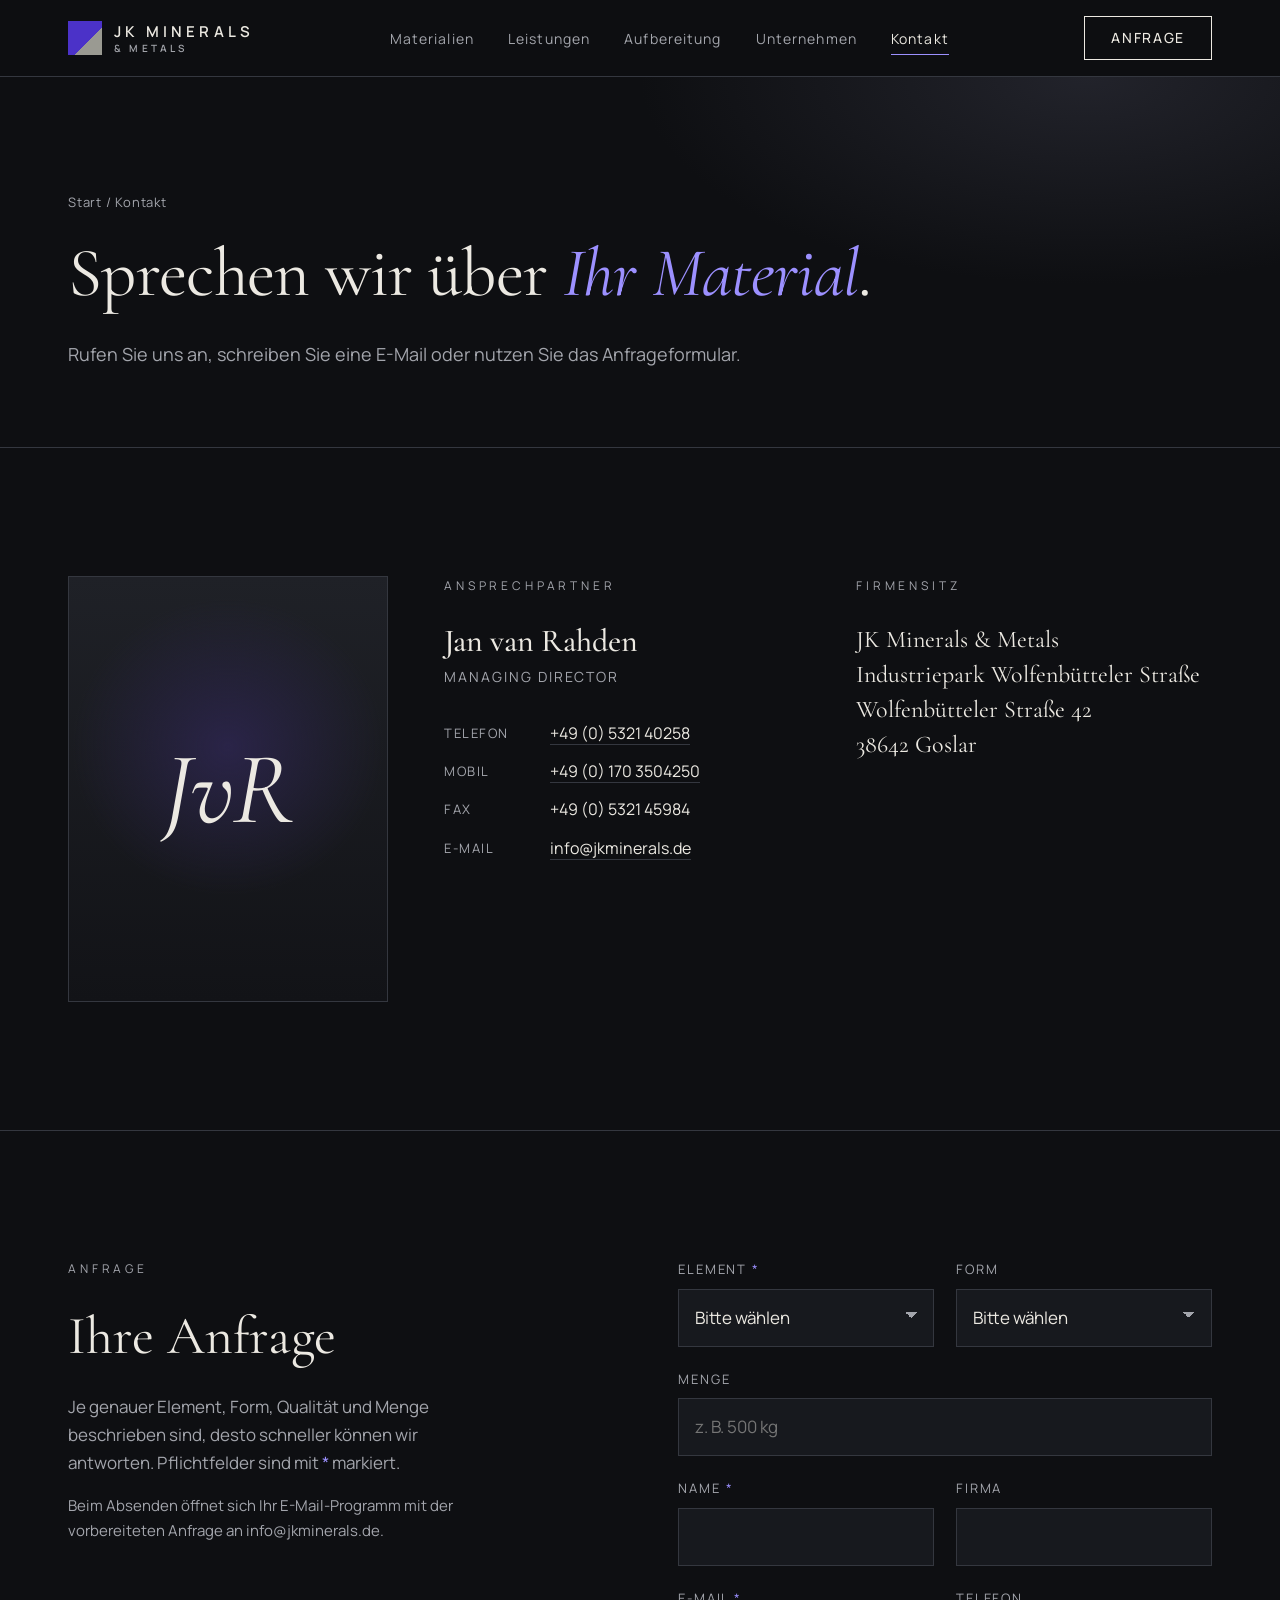
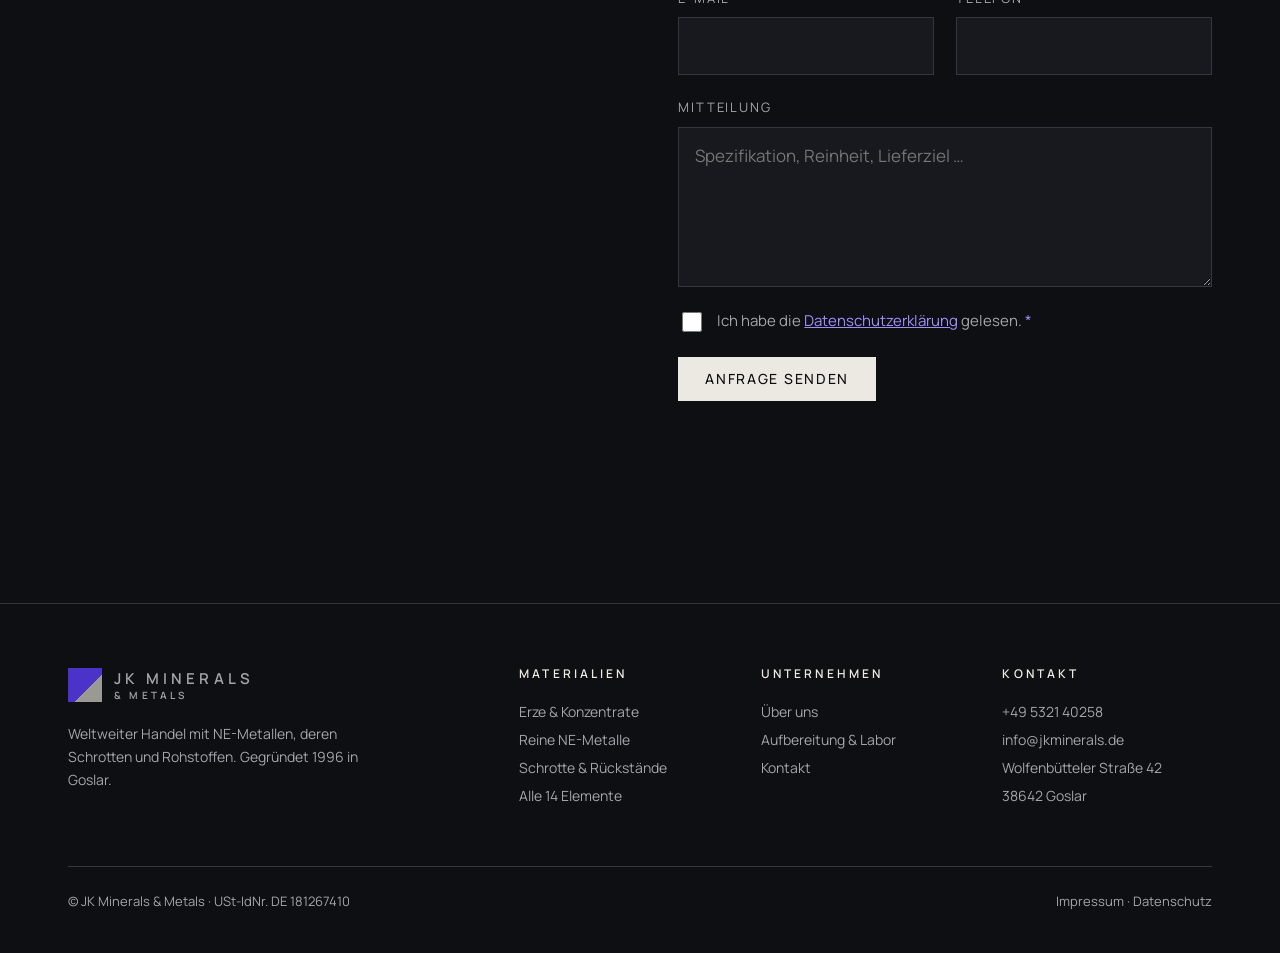
<file: kontakt.html>
<!doctype html>
<html lang="de">
<head>
<meta charset="utf-8">
<meta name="viewport" content="width=device-width, initial-scale=1">
<title>Kontakt & Anfrage – JK Minerals & Metals</title>
<meta name="description" content="Kontakt zu JK Minerals & Metals in Goslar: Telefon +49 5321 40258, info@jkminerals.de, Anfrageformular.">
<meta name="theme-color" content="#0E0F12">
<link rel="icon" href="data:image/svg+xml,%3Csvg xmlns='http://www.w3.org/2000/svg' viewBox='0 0 32 32'%3E%3Cpath fill='%234B32C8' d='M0 0h32v32H0z'/%3E%3Cpath fill='%239A9A92' d='M19 0h13v32H8z'/%3E%3C/svg%3E">
<link rel="preload" href="assets/fonts/cormorant-garamond-latin-400-normal.woff2" as="font" type="font/woff2" crossorigin>
<link rel="preload" href="assets/fonts/manrope-latin-400-normal.woff2" as="font" type="font/woff2" crossorigin>
<link rel="stylesheet" href="assets/css/style.css">
</head>
<body>
<a class="skip" href="#main">Zum Inhalt springen</a>
<header class="site">
  <div class="wrap hd">
    <a class="logo" href="index.html" aria-label="JK Minerals &amp; Metals – Startseite"><i class="mark" aria-hidden="true"></i><span>JK MINERALS<small>&amp; METALS</small></span></a>
    <nav class="desk" aria-label="Hauptnavigation"><ul>
      <li><a href="materialien.html">Materialien</a></li>
      <li><a href="leistungen.html">Leistungen</a></li>
      <li><a href="aufbereitung.html">Aufbereitung</a></li>
      <li><a href="unternehmen.html">Unternehmen</a></li>
      <li><a href="kontakt.html" aria-current="page">Kontakt</a></li>
    </ul></nav>
    <div class="hd-r">
      <a class="btn" href="kontakt.html#anfrage">Anfrage</a>
      <details class="mob"><summary>Menü</summary><nav class="panel" aria-label="Hauptnavigation mobil">
        <a class="nav" href="index.html">Start</a><a class="nav" href="materialien.html">Materialien</a><a class="nav" href="leistungen.html">Leistungen</a><a class="nav" href="aufbereitung.html">Aufbereitung</a><a class="nav" href="unternehmen.html">Unternehmen</a><a class="nav" href="kontakt.html" aria-current="page">Kontakt</a>
        <a class="btn solid" href="kontakt.html#anfrage">Anfrage stellen</a>
        <a class="tel" href="tel:+49532140258">Telefon +49 5321 40258</a>
      </nav></details>
    </div>
  </div>
</header>
<main id="main">
  <div class="page-hero"><div class="wrap">
    <p class="crumb"><a href="index.html">Start</a> / Kontakt</p>
    <h1>Sprechen wir über <em>Ihr Material</em>.</h1>
    <p class="lead">Rufen Sie uns an, schreiben Sie eine E-Mail oder nutzen Sie das Anfrageformular.</p>
  </div></div>

  <section aria-labelledby="h-direkt">
    <div class="wrap contact">
      <div class="monogram" aria-hidden="true"><span>JvR</span></div>
      <div>
        <p class="eyebrow">Ansprechpartner</p>
        <h3 id="h-direkt">Jan van Rahden</h3>
        <p class="role">Managing Director</p>
        <dl class="kv">
          <dt>Telefon</dt><dd><a href="tel:+49532140258">+49 (0) 5321 40258</a></dd>
          <dt>Mobil</dt><dd><a href="tel:+491703504250">+49 (0) 170 3504250</a></dd>
          <dt>Fax</dt><dd>+49 (0) 5321 45984</dd>
          <dt>E-Mail</dt><dd><a href="mailto:info@jkminerals.de">info@jkminerals.de</a></dd>
        </dl>
      </div>
      <div>
        <p class="eyebrow">Firmensitz</p>
        <address>JK Minerals &amp; Metals<br>Industriepark Wolfenbütteler Straße<br>Wolfenbütteler Straße 42<br>38642 Goslar</address>
      </div>
    </div>
  </section>
  <section id="anfrage" aria-labelledby="h-anf" style="scroll-margin-top:var(--header)">
    <div class="wrap split top">
      <div>
        <p class="eyebrow">Anfrage</p>
        <h2 id="h-anf">Ihre Anfrage</h2>
        <p style="color:var(--silber);max-width:420px">Je genauer Element, Form, Qualität und Menge beschrieben sind, desto schneller können wir antworten. Pflichtfelder sind mit <span class="req">*</span> markiert.</p>
        <p style="color:var(--silber);max-width:420px;font-size:15px">Beim Absenden öffnet sich Ihr E-Mail-Programm mit der vorbereiteten Anfrage an info@jkminerals.de.</p>
      </div>
      <form class="form" id="anfrage-form" novalidate>
        <div class="row2">
          <div class="fld"><label for="f-element">Element <span class="req">*</span></label><select id="f-element" required><option value="">Bitte wählen</option><option value="Tantal">Tantal (Ta)</option><option value="Niob">Niob (Nb)</option><option value="Wolfram">Wolfram (W)</option><option value="Zinn">Zinn (Sn)</option><option value="Rhenium">Rhenium (Re)</option><option value="Molybdän">Molybdän (Mo)</option><option value="Cobalt">Cobalt (Co)</option><option value="Nickel">Nickel (Ni)</option><option value="Zirkonium">Zirkonium (Zr)</option><option value="Hafnium">Hafnium (Hf)</option><option value="Gallium">Gallium (Ga)</option><option value="Germanium">Germanium (Ge)</option><option value="Platin">Platin (Pt)</option><option value="Palladium">Palladium (Pd)</option><option value="Sonstiges">Sonstiges</option></select></div>
          <div class="fld"><label for="f-form">Form</label><select id="f-form"><option value="">Bitte wählen</option><option>Erz / Konzentrat</option><option>Metall</option><option>Oxid / Verbindung</option><option>Schrott / Rückstand</option></select></div>
        </div>
        <div class="fld"><label for="f-menge">Menge</label><input id="f-menge" placeholder="z. B. 500 kg"></div>
        <div class="row2">
          <div class="fld"><label for="f-name">Name <span class="req">*</span></label><input id="f-name" autocomplete="name" required></div>
          <div class="fld"><label for="f-firma">Firma</label><input id="f-firma" autocomplete="organization"></div>
        </div>
        <div class="row2">
          <div class="fld"><label for="f-email">E-Mail <span class="req">*</span></label><input id="f-email" type="email" autocomplete="email" required></div>
          <div class="fld"><label for="f-tel">Telefon</label><input id="f-tel" type="tel" autocomplete="tel"></div>
        </div>
        <div class="fld"><label for="f-msg">Mitteilung</label><textarea id="f-msg" placeholder="Spezifikation, Reinheit, Lieferziel …"></textarea></div>
        <label class="check"><input type="checkbox" id="f-ds" required><span>Ich habe die <a href="datenschutz.html">Datenschutzerklärung</a> gelesen. <span class="req">*</span></span></label>
        <div><button class="btn solid" type="submit">Anfrage senden</button></div>
        <p class="form-status" id="form-status" role="status" aria-live="polite"></p>
      </form>
    </div>
  </section>
</main>
<footer class="site">
  <div class="wrap">
    <div class="ft">
      <div><a class="logo" href="index.html" aria-label="JK Minerals &amp; Metals – Startseite"><i class="mark" aria-hidden="true"></i><span>JK MINERALS<small>&amp; METALS</small></span></a><p style="max-width:300px;margin-top:20px">Weltweiter Handel mit NE-Metallen, deren Schrotten und Rohstoffen. Gegründet 1996 in Goslar.</p></div>
      <div><h2>Materialien</h2><ul><li><a href="leistungen.html#erze">Erze &amp; Konzentrate</a></li><li><a href="leistungen.html#metalle">Reine NE-Metalle</a></li><li><a href="leistungen.html#schrotte">Schrotte &amp; Rückstände</a></li><li><a href="materialien.html">Alle 14 Elemente</a></li></ul></div>
      <div><h2>Unternehmen</h2><ul><li><a href="unternehmen.html">Über uns</a></li><li><a href="aufbereitung.html">Aufbereitung &amp; Labor</a></li><li><a href="kontakt.html">Kontakt</a></li></ul></div>
      <div><h2>Kontakt</h2><ul><li><a href="tel:+49532140258">+49 5321 40258</a></li><li><a href="mailto:info@jkminerals.de">info@jkminerals.de</a></li><li>Wolfenbütteler Straße 42<br>38642 Goslar</li></ul></div>
    </div>
    <div class="legal"><span>© JK Minerals &amp; Metals · USt-IdNr. DE 181267410</span><span><a href="impressum.html">Impressum</a> · <a href="datenschutz.html">Datenschutz</a></span></div>
  </div>
</footer>
<script src="assets/js/main.js" defer></script>
</body>
</html>
</file>
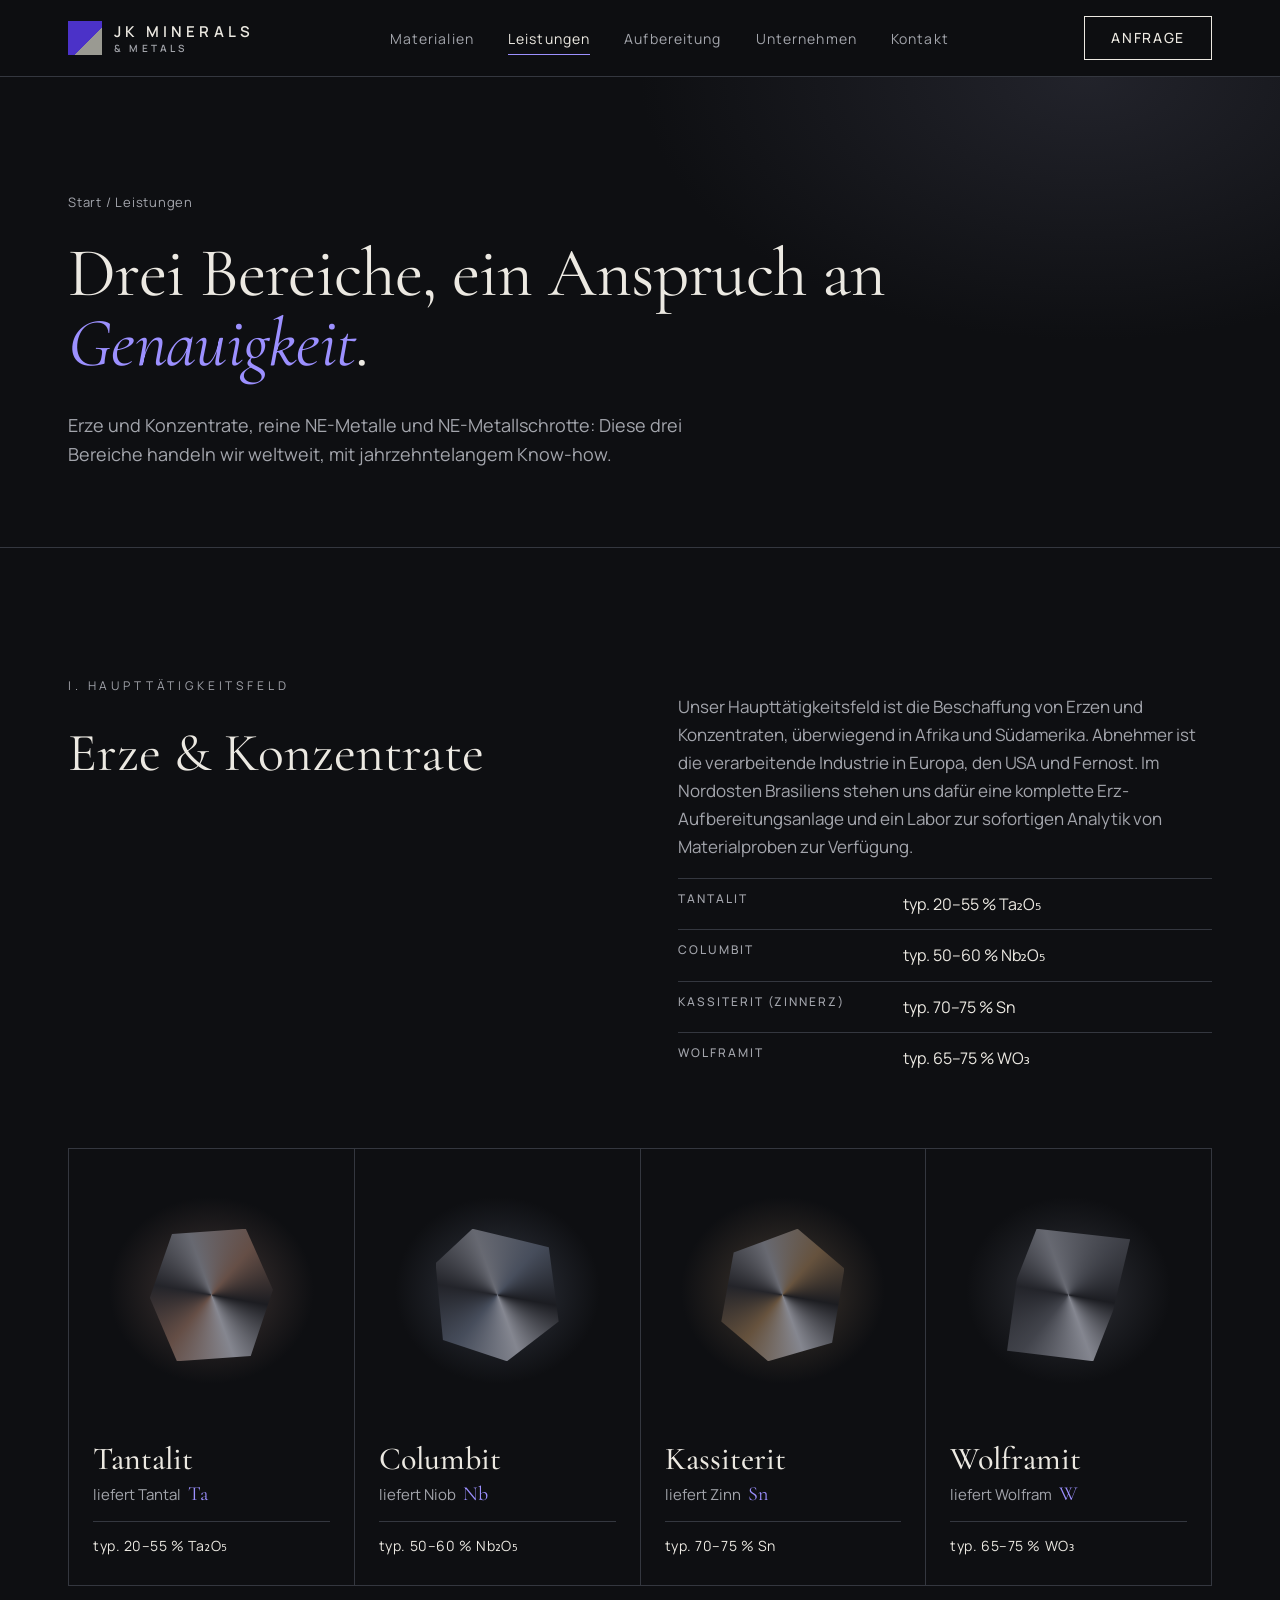
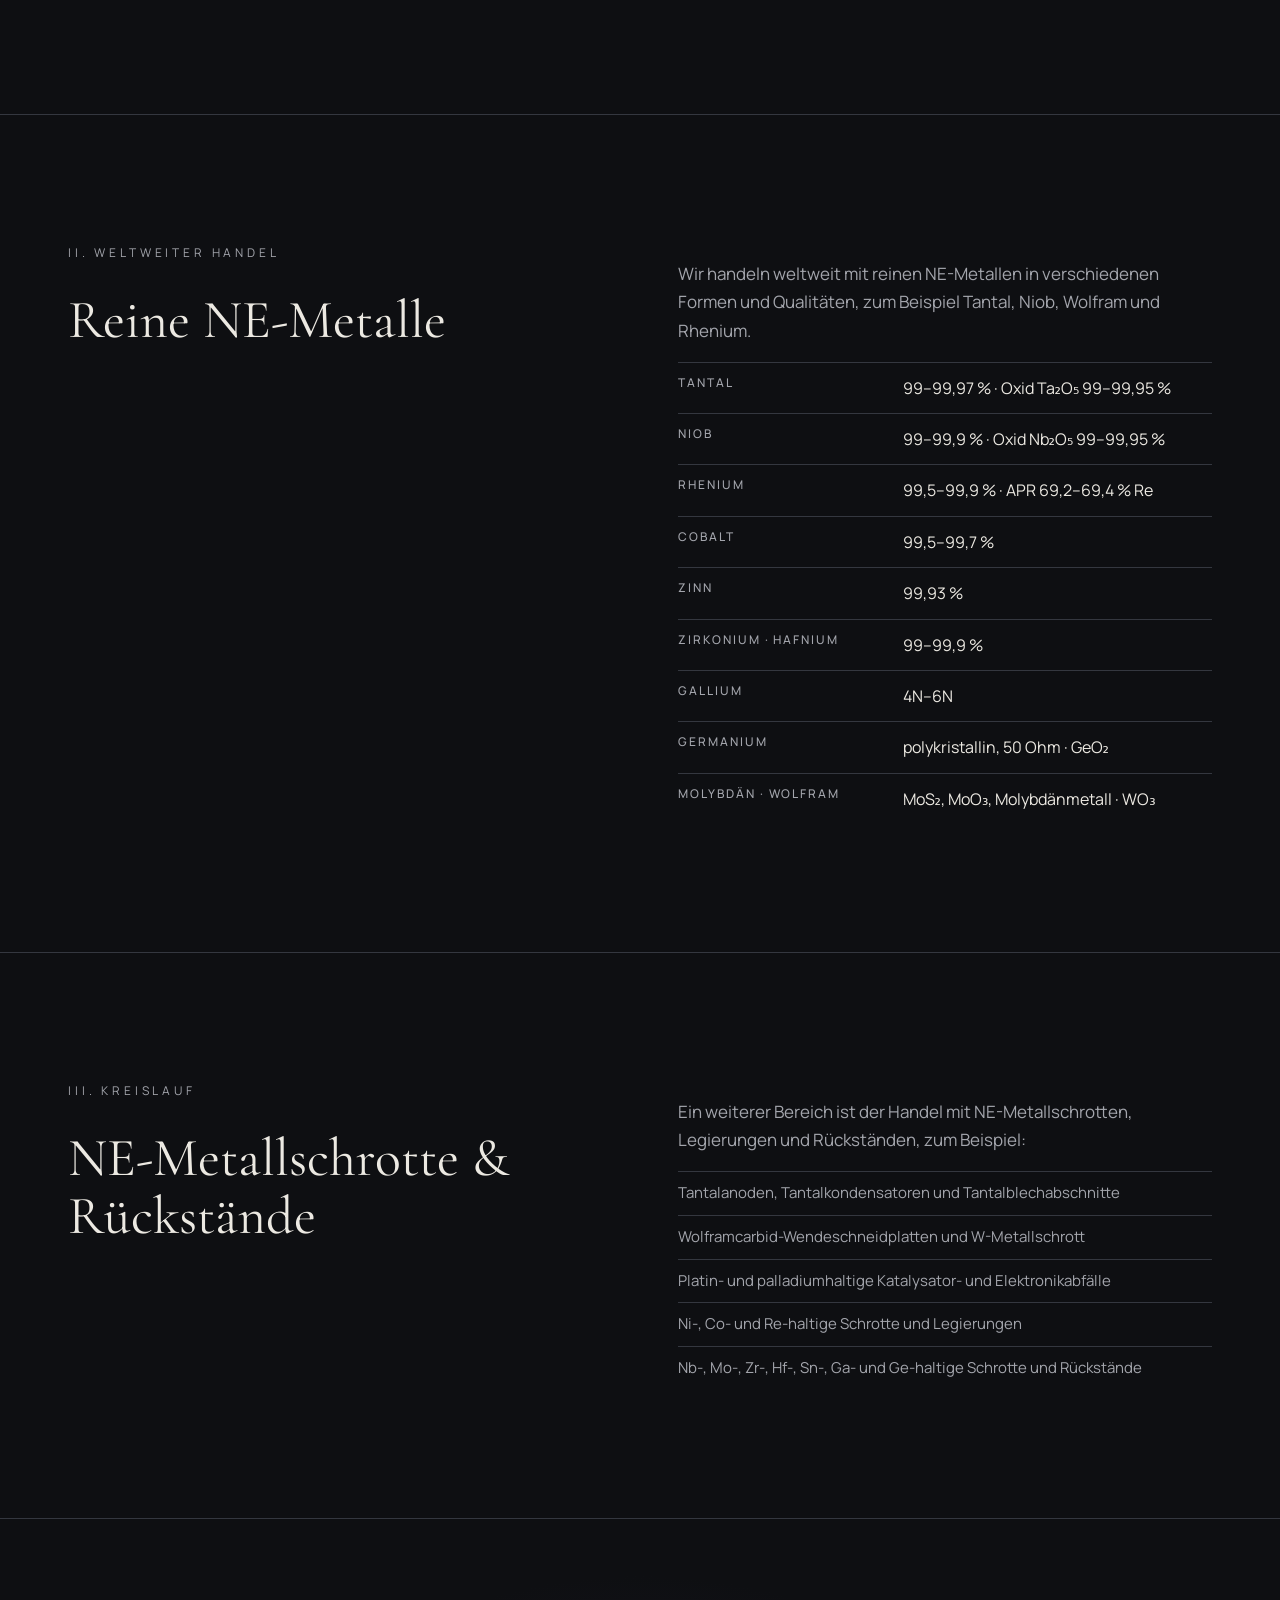
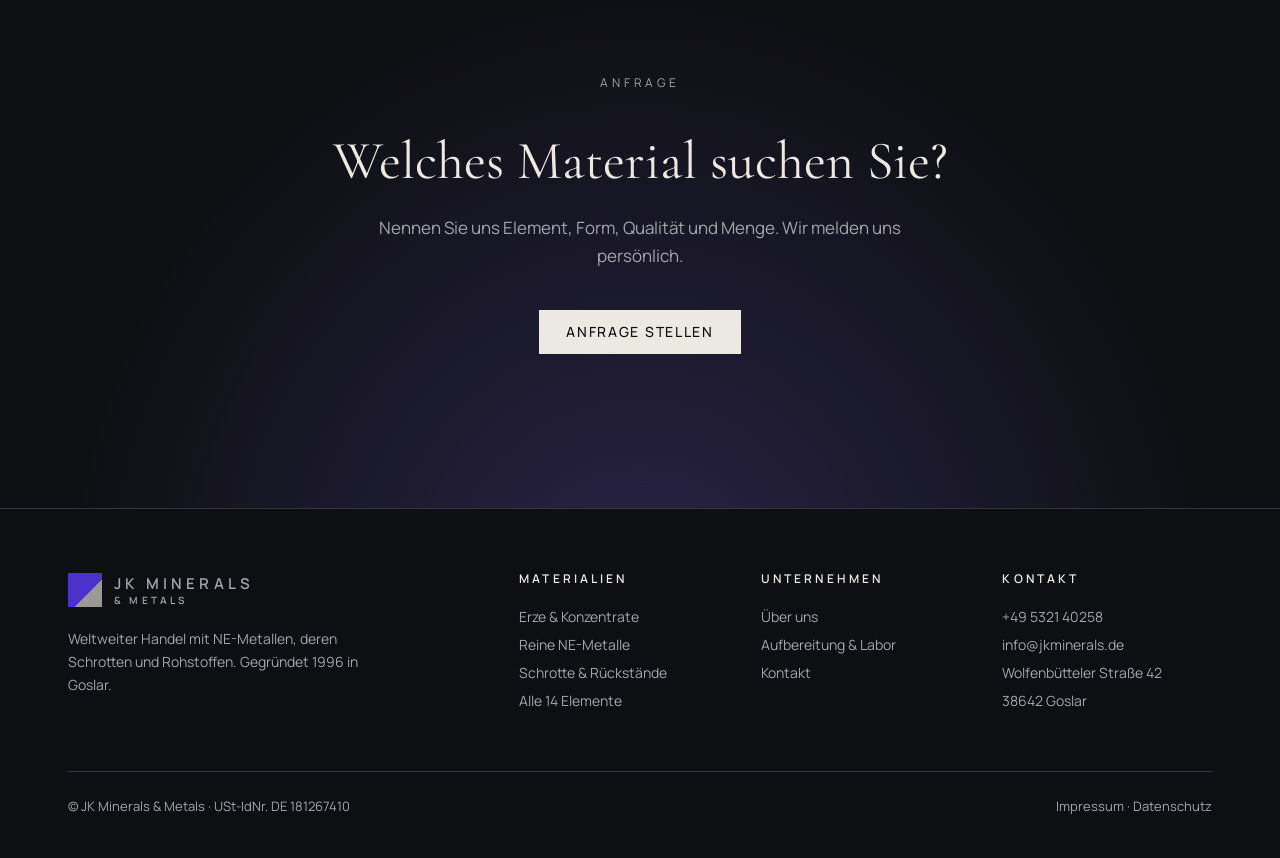
<file: leistungen.html>
<!doctype html>
<html lang="de">
<head>
<meta charset="utf-8">
<meta name="viewport" content="width=device-width, initial-scale=1">
<title>Leistungen – JK Minerals & Metals</title>
<meta name="description" content="Beschaffung von Erzen und Konzentraten, Handel mit reinen NE-Metallen und NE-Metallschrotten.">
<meta name="theme-color" content="#0E0F12">
<link rel="icon" href="data:image/svg+xml,%3Csvg xmlns='http://www.w3.org/2000/svg' viewBox='0 0 32 32'%3E%3Cpath fill='%234B32C8' d='M0 0h32v32H0z'/%3E%3Cpath fill='%239A9A92' d='M19 0h13v32H8z'/%3E%3C/svg%3E">
<link rel="preload" href="assets/fonts/cormorant-garamond-latin-400-normal.woff2" as="font" type="font/woff2" crossorigin>
<link rel="preload" href="assets/fonts/manrope-latin-400-normal.woff2" as="font" type="font/woff2" crossorigin>
<link rel="stylesheet" href="assets/css/style.css">
</head>
<body>
<a class="skip" href="#main">Zum Inhalt springen</a>
<header class="site">
  <div class="wrap hd">
    <a class="logo" href="index.html" aria-label="JK Minerals &amp; Metals – Startseite"><i class="mark" aria-hidden="true"></i><span>JK MINERALS<small>&amp; METALS</small></span></a>
    <nav class="desk" aria-label="Hauptnavigation"><ul>
      <li><a href="materialien.html">Materialien</a></li>
      <li><a href="leistungen.html" aria-current="page">Leistungen</a></li>
      <li><a href="aufbereitung.html">Aufbereitung</a></li>
      <li><a href="unternehmen.html">Unternehmen</a></li>
      <li><a href="kontakt.html">Kontakt</a></li>
    </ul></nav>
    <div class="hd-r">
      <a class="btn" href="kontakt.html#anfrage">Anfrage</a>
      <details class="mob"><summary>Menü</summary><nav class="panel" aria-label="Hauptnavigation mobil">
        <a class="nav" href="index.html">Start</a><a class="nav" href="materialien.html">Materialien</a><a class="nav" href="leistungen.html" aria-current="page">Leistungen</a><a class="nav" href="aufbereitung.html">Aufbereitung</a><a class="nav" href="unternehmen.html">Unternehmen</a><a class="nav" href="kontakt.html">Kontakt</a>
        <a class="btn solid" href="kontakt.html#anfrage">Anfrage stellen</a>
        <a class="tel" href="tel:+49532140258">Telefon +49 5321 40258</a>
      </nav></details>
    </div>
  </div>
</header>
<main id="main">
  <div class="page-hero"><div class="wrap">
    <p class="crumb"><a href="index.html">Start</a> / Leistungen</p>
    <h1>Drei Bereiche, ein Anspruch an <em>Genauigkeit</em>.</h1>
    <p class="lead">Erze und Konzentrate, reine NE-Metalle und NE-Metallschrotte: Diese drei Bereiche handeln wir weltweit, mit jahrzehntelangem Know-how.</p>
  </div></div>

  <section id="erze" aria-labelledby="h-erze">
    <div class="wrap split top">
      <div>
        <p class="eyebrow">i. Haupttätigkeitsfeld</p>
        <h2 id="h-erze">Erze &amp; Konzentrate</h2>
      </div>
      <div class="prose">
        <p>Unser Haupttätigkeitsfeld ist die Beschaffung von Erzen und Konzentraten, überwiegend in Afrika und Südamerika. Abnehmer ist die verarbeitende Industrie in Europa, den USA und Fernost. Im Nordosten Brasiliens stehen uns dafür eine komplette Erz-Aufbereitungsanlage und ein Labor zur sofortigen Analytik von Materialproben zur Verfügung.</p>
        <table class="spec"><caption class="sr-only">Erze und typische Gehalte</caption><tbody>
          <tr><th scope="row">Tantalit</th><td>typ. 20–55 % Ta₂O₅</td></tr>
          <tr><th scope="row">Columbit</th><td>typ. 50–60 % Nb₂O₅</td></tr>
          <tr><th scope="row">Kassiterit (Zinnerz)</th><td>typ. 70–75 % Sn</td></tr>
          <tr><th scope="row">Wolframit</th><td>typ. 65–75 % WO₃</td></tr>
        </tbody></table>
      </div>
    </div>
    <div class="wrap" style="margin-top:64px">
      <div class="ores">
        <a class="ore" href="materialien.html#tantal" style="--tone:#6a5249">
          <span class="ore-art" aria-hidden="true"><i></i></span>
          <span class="ore-name">Tantalit</span>
          <span class="ore-el">liefert Tantal <b>Ta</b></span>
          <span class="ore-val">typ. 20–55 % Ta₂O₅</span>
        </a>
        <a class="ore" href="materialien.html#niob" style="--tone:#4a5160">
          <span class="ore-art" aria-hidden="true"><i></i></span>
          <span class="ore-name">Columbit</span>
          <span class="ore-el">liefert Niob <b>Nb</b></span>
          <span class="ore-val">typ. 50–60 % Nb₂O₅</span>
        </a>
        <a class="ore" href="materialien.html#zinn" style="--tone:#6b5640">
          <span class="ore-art" aria-hidden="true"><i></i></span>
          <span class="ore-name">Kassiterit</span>
          <span class="ore-el">liefert Zinn <b>Sn</b></span>
          <span class="ore-val">typ. 70–75 % Sn</span>
        </a>
        <a class="ore" href="materialien.html#wolfram" style="--tone:#45474f">
          <span class="ore-art" aria-hidden="true"><i></i></span>
          <span class="ore-name">Wolframit</span>
          <span class="ore-el">liefert Wolfram <b>W</b></span>
          <span class="ore-val">typ. 65–75 % WO₃</span>
        </a>
      </div>
    </div>
  </section>
  <section id="metalle" aria-labelledby="h-met">
    <div class="wrap split top">
      <div>
        <p class="eyebrow">ii. Weltweiter Handel</p>
        <h2 id="h-met">Reine NE-Metalle</h2>
      </div>
      <div class="prose">
        <p>Wir handeln weltweit mit reinen NE-Metallen in verschiedenen Formen und Qualitäten, zum Beispiel Tantal, Niob, Wolfram und Rhenium.</p>
        <table class="spec"><caption class="sr-only">Metalle und Reinheiten</caption><tbody>
          <tr><th scope="row">Tantal</th><td>99–99,97 % · Oxid Ta₂O₅ 99–99,95 %</td></tr>
          <tr><th scope="row">Niob</th><td>99–99,9 % · Oxid Nb₂O₅ 99–99,95 %</td></tr>
          <tr><th scope="row">Rhenium</th><td>99,5–99,9 % · APR 69,2–69,4 % Re</td></tr>
          <tr><th scope="row">Cobalt</th><td>99,5–99,7 %</td></tr>
          <tr><th scope="row">Zinn</th><td>99,93 %</td></tr>
          <tr><th scope="row">Zirkonium · Hafnium</th><td>99–99,9 %</td></tr>
          <tr><th scope="row">Gallium</th><td>4N–6N</td></tr>
          <tr><th scope="row">Germanium</th><td>polykristallin, 50 Ohm · GeO₂</td></tr>
          <tr><th scope="row">Molybdän · Wolfram</th><td>MoS₂, MoO₃, Molybdänmetall · WO₃</td></tr>
        </tbody></table>
      </div>
    </div>
  </section>
  <section id="schrotte" aria-labelledby="h-sch">
    <div class="wrap split top">
      <div>
        <p class="eyebrow">iii. Kreislauf</p>
        <h2 id="h-sch">NE-Metallschrotte &amp; Rückstände</h2>
      </div>
      <div class="prose">
        <p>Ein weiterer Bereich ist der Handel mit NE-Metallschrotten, Legierungen und Rückständen, zum Beispiel:</p>
        <ul class="list">
          <li>Tantalanoden, Tantalkondensatoren und Tantalblechabschnitte</li>
          <li>Wolframcarbid-Wendeschneidplatten und W-Metallschrott</li>
          <li>Platin- und palladiumhaltige Katalysator- und Elektronikabfälle</li>
          <li>Ni-, Co- und Re-haltige Schrotte und Legierungen</li>
          <li>Nb-, Mo-, Zr-, Hf-, Sn-, Ga- und Ge-haltige Schrotte und Rückstände</li>
        </ul>
      </div>
    </div>
  </section>
  <div class="cta">
    <div class="wrap">
      <p class="eyebrow">Anfrage</p>
      <h2>Welches Material suchen Sie?</h2>
      <p>Nennen Sie uns Element, Form, Qualität und Menge. Wir melden uns persönlich.</p>
      <a class="btn solid" href="kontakt.html#anfrage">Anfrage stellen</a>
    </div>
  </div>
</main>
<footer class="site">
  <div class="wrap">
    <div class="ft">
      <div><a class="logo" href="index.html" aria-label="JK Minerals &amp; Metals – Startseite"><i class="mark" aria-hidden="true"></i><span>JK MINERALS<small>&amp; METALS</small></span></a><p style="max-width:300px;margin-top:20px">Weltweiter Handel mit NE-Metallen, deren Schrotten und Rohstoffen. Gegründet 1996 in Goslar.</p></div>
      <div><h2>Materialien</h2><ul><li><a href="leistungen.html#erze">Erze &amp; Konzentrate</a></li><li><a href="leistungen.html#metalle">Reine NE-Metalle</a></li><li><a href="leistungen.html#schrotte">Schrotte &amp; Rückstände</a></li><li><a href="materialien.html">Alle 14 Elemente</a></li></ul></div>
      <div><h2>Unternehmen</h2><ul><li><a href="unternehmen.html">Über uns</a></li><li><a href="aufbereitung.html">Aufbereitung &amp; Labor</a></li><li><a href="kontakt.html">Kontakt</a></li></ul></div>
      <div><h2>Kontakt</h2><ul><li><a href="tel:+49532140258">+49 5321 40258</a></li><li><a href="mailto:info@jkminerals.de">info@jkminerals.de</a></li><li>Wolfenbütteler Straße 42<br>38642 Goslar</li></ul></div>
    </div>
    <div class="legal"><span>© JK Minerals &amp; Metals · USt-IdNr. DE 181267410</span><span><a href="impressum.html">Impressum</a> · <a href="datenschutz.html">Datenschutz</a></span></div>
  </div>
</footer>
<script src="assets/js/main.js" defer></script>
</body>
</html>
</file>
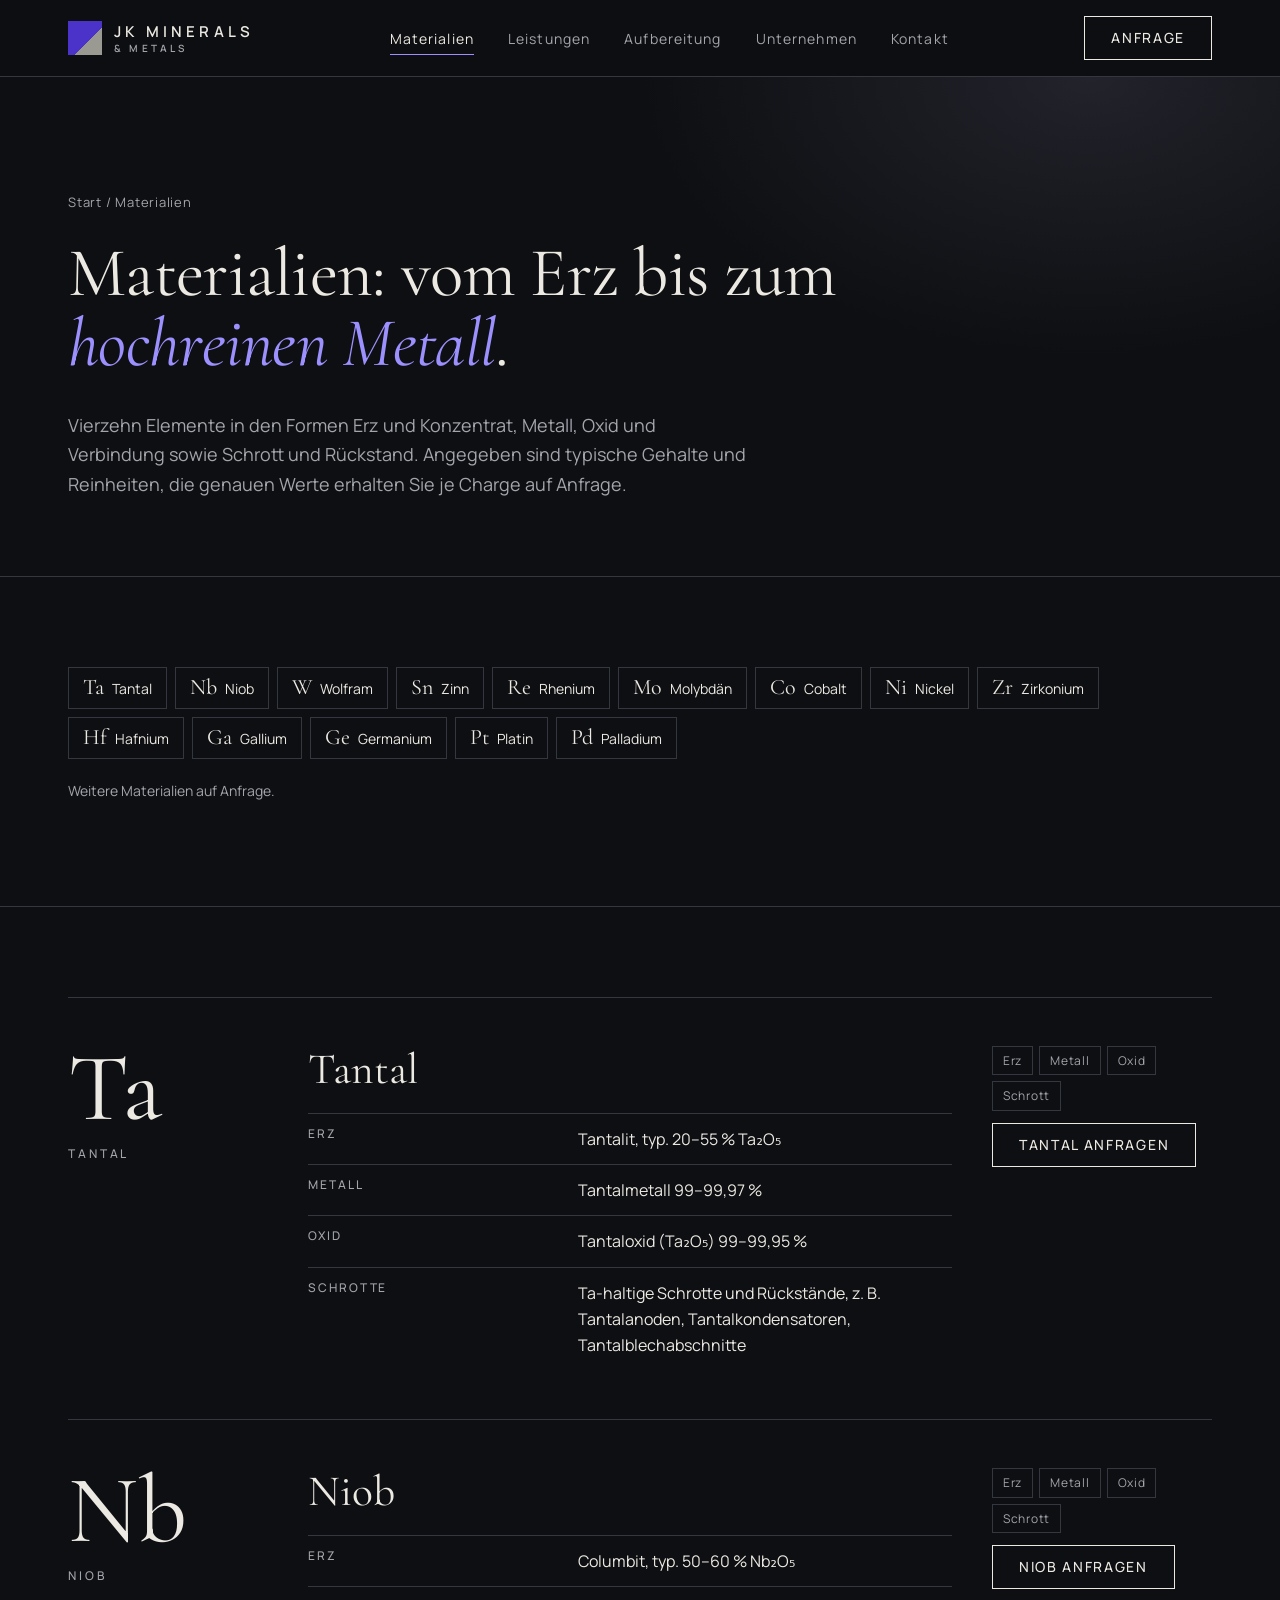
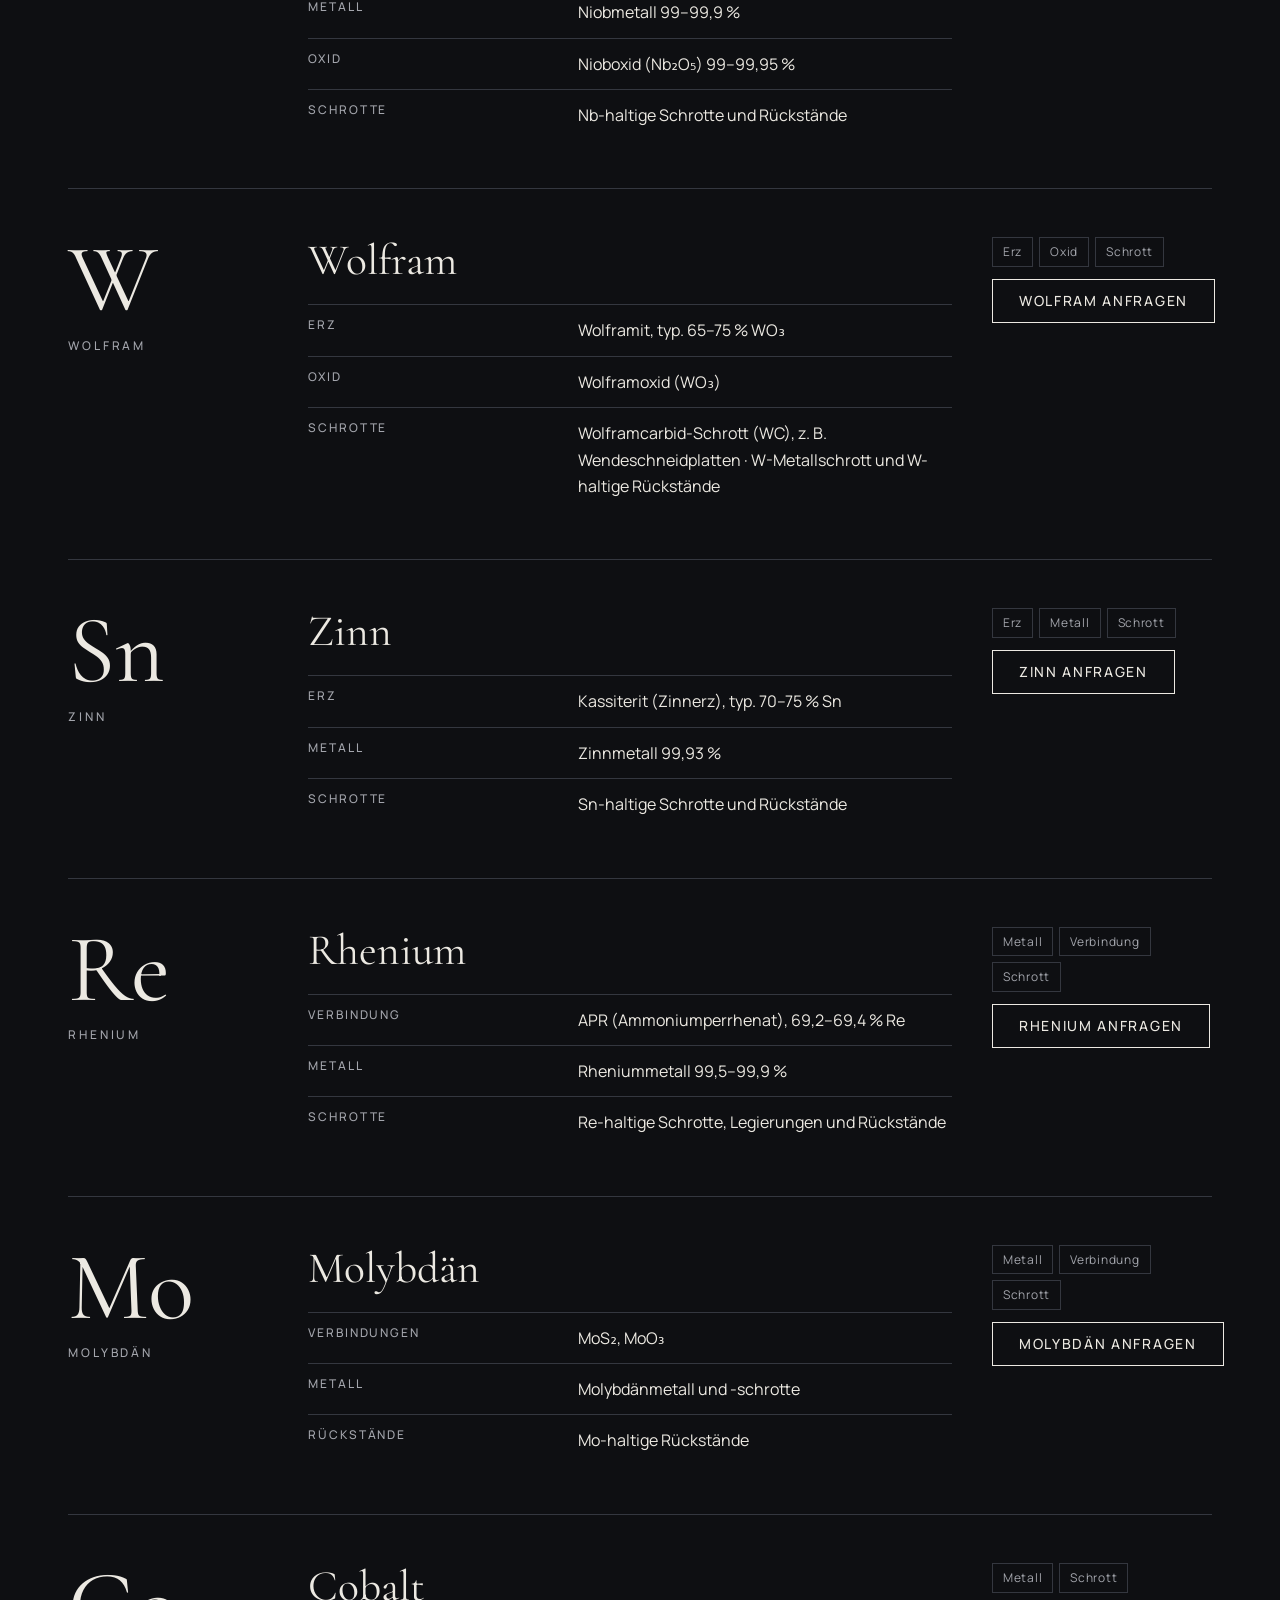
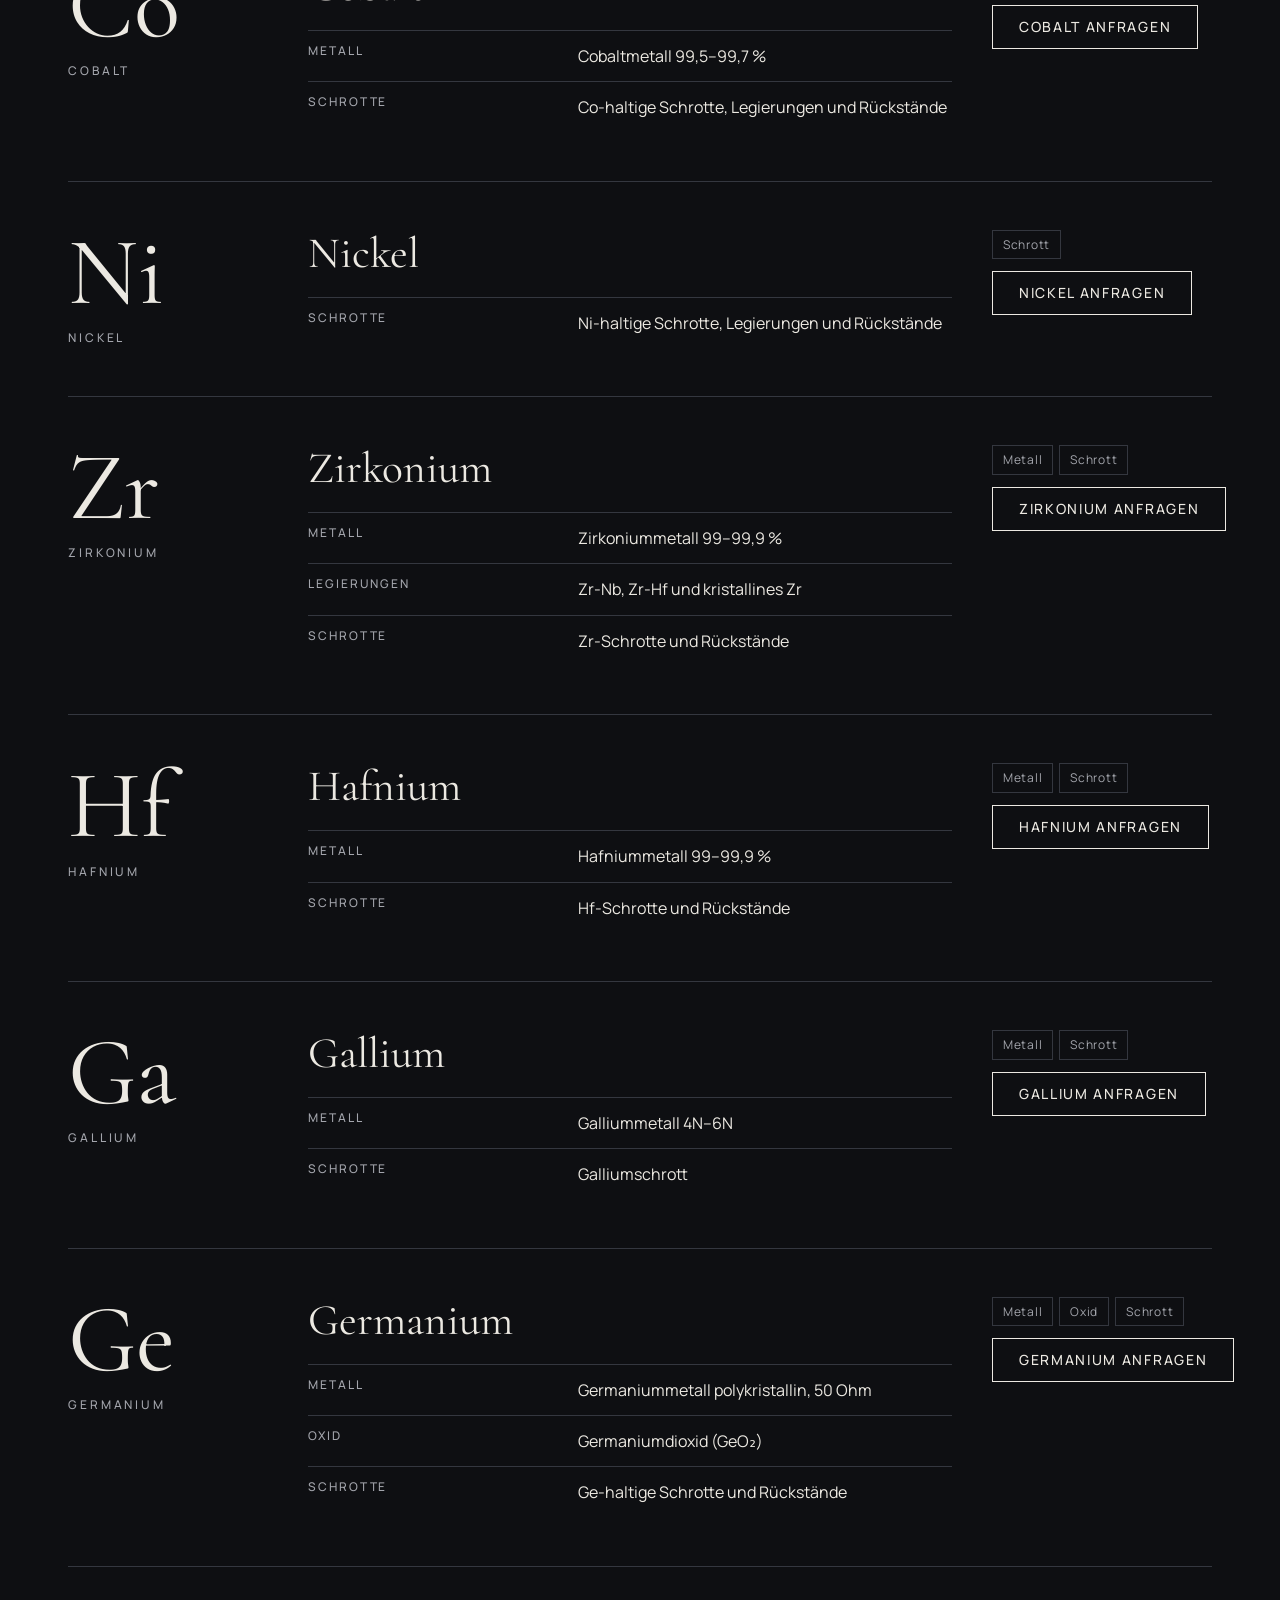
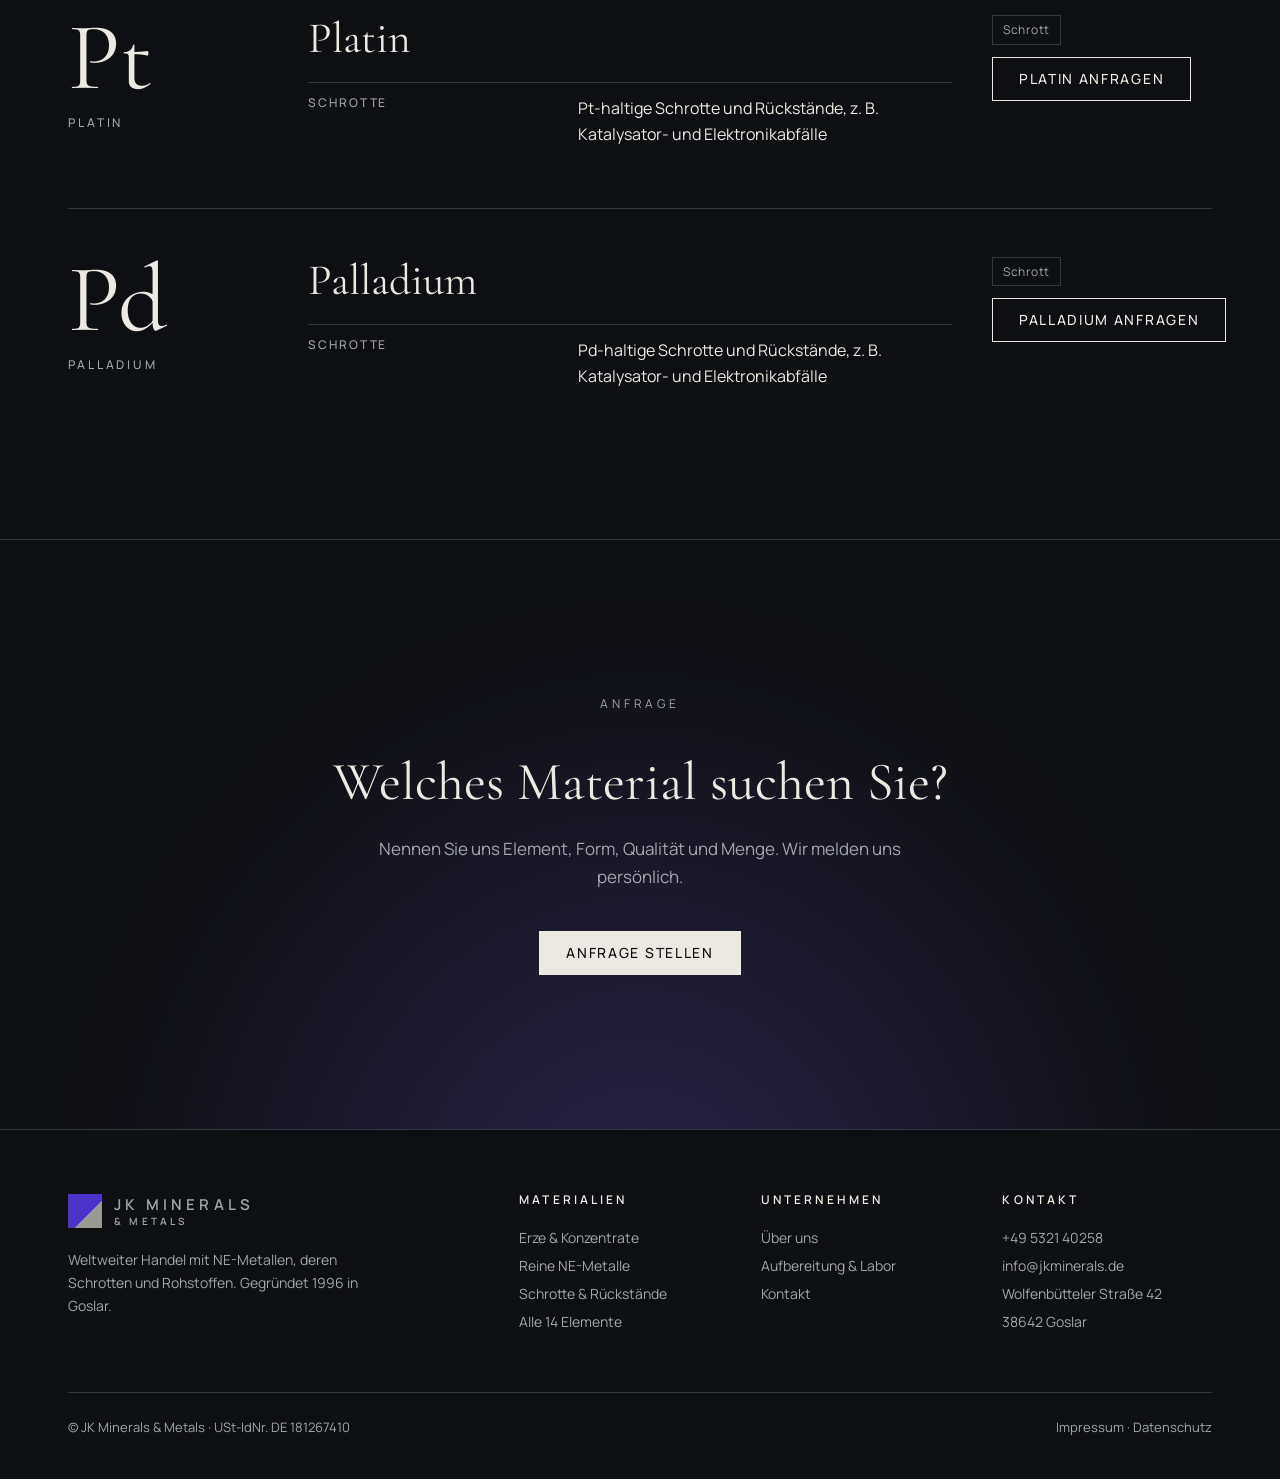
<file: materialien.html>
<!doctype html>
<html lang="de">
<head>
<meta charset="utf-8">
<meta name="viewport" content="width=device-width, initial-scale=1">
<title>Materialien – JK Minerals & Metals</title>
<meta name="description" content="Sortiment von JK Minerals & Metals: Tantal, Niob, Wolfram, Zinn, Rhenium, Molybdän, Cobalt, Nickel, Zirkonium, Hafnium, Gallium, Germanium, Platin und Palladium.">
<meta name="theme-color" content="#0E0F12">
<link rel="icon" href="data:image/svg+xml,%3Csvg xmlns='http://www.w3.org/2000/svg' viewBox='0 0 32 32'%3E%3Cpath fill='%234B32C8' d='M0 0h32v32H0z'/%3E%3Cpath fill='%239A9A92' d='M19 0h13v32H8z'/%3E%3C/svg%3E">
<link rel="preload" href="assets/fonts/cormorant-garamond-latin-400-normal.woff2" as="font" type="font/woff2" crossorigin>
<link rel="preload" href="assets/fonts/manrope-latin-400-normal.woff2" as="font" type="font/woff2" crossorigin>
<link rel="stylesheet" href="assets/css/style.css">
</head>
<body>
<a class="skip" href="#main">Zum Inhalt springen</a>
<header class="site">
  <div class="wrap hd">
    <a class="logo" href="index.html" aria-label="JK Minerals &amp; Metals – Startseite"><i class="mark" aria-hidden="true"></i><span>JK MINERALS<small>&amp; METALS</small></span></a>
    <nav class="desk" aria-label="Hauptnavigation"><ul>
      <li><a href="materialien.html" aria-current="page">Materialien</a></li>
      <li><a href="leistungen.html">Leistungen</a></li>
      <li><a href="aufbereitung.html">Aufbereitung</a></li>
      <li><a href="unternehmen.html">Unternehmen</a></li>
      <li><a href="kontakt.html">Kontakt</a></li>
    </ul></nav>
    <div class="hd-r">
      <a class="btn" href="kontakt.html#anfrage">Anfrage</a>
      <details class="mob"><summary>Menü</summary><nav class="panel" aria-label="Hauptnavigation mobil">
        <a class="nav" href="index.html">Start</a><a class="nav" href="materialien.html" aria-current="page">Materialien</a><a class="nav" href="leistungen.html">Leistungen</a><a class="nav" href="aufbereitung.html">Aufbereitung</a><a class="nav" href="unternehmen.html">Unternehmen</a><a class="nav" href="kontakt.html">Kontakt</a>
        <a class="btn solid" href="kontakt.html#anfrage">Anfrage stellen</a>
        <a class="tel" href="tel:+49532140258">Telefon +49 5321 40258</a>
      </nav></details>
    </div>
  </div>
</header>
<main id="main">
  <div class="page-hero"><div class="wrap">
    <p class="crumb"><a href="index.html">Start</a> / Materialien</p>
    <h1>Materialien: vom Erz bis zum <em>hochreinen Metall</em>.</h1>
    <p class="lead">Vierzehn Elemente in den Formen Erz und Konzentrat, Metall, Oxid und Verbindung sowie Schrott und Rückstand. Angegeben sind typische Gehalte und Reinheiten, die genauen Werte erhalten Sie je Charge auf Anfrage.</p>
  </div></div>

  <section class="tight" aria-label="Schnellauswahl Elemente">
    <div class="wrap">
      <ul class="jump">
        <li><a href="#tantal"><b aria-hidden="true">Ta</b>Tantal</a></li>
        <li><a href="#niob"><b aria-hidden="true">Nb</b>Niob</a></li>
        <li><a href="#wolfram"><b aria-hidden="true">W</b>Wolfram</a></li>
        <li><a href="#zinn"><b aria-hidden="true">Sn</b>Zinn</a></li>
        <li><a href="#rhenium"><b aria-hidden="true">Re</b>Rhenium</a></li>
        <li><a href="#molybdaen"><b aria-hidden="true">Mo</b>Molybdän</a></li>
        <li><a href="#cobalt"><b aria-hidden="true">Co</b>Cobalt</a></li>
        <li><a href="#nickel"><b aria-hidden="true">Ni</b>Nickel</a></li>
        <li><a href="#zirkonium"><b aria-hidden="true">Zr</b>Zirkonium</a></li>
        <li><a href="#hafnium"><b aria-hidden="true">Hf</b>Hafnium</a></li>
        <li><a href="#gallium"><b aria-hidden="true">Ga</b>Gallium</a></li>
        <li><a href="#germanium"><b aria-hidden="true">Ge</b>Germanium</a></li>
        <li><a href="#platin"><b aria-hidden="true">Pt</b>Platin</a></li>
        <li><a href="#palladium"><b aria-hidden="true">Pd</b>Palladium</a></li>
      </ul>
      <p class="el-note">Weitere Materialien auf Anfrage.</p>
    </div>
  </section>
  <section class="tight" aria-label="Sortiment im Detail">
    <div class="wrap">
      <article class="mat" id="tantal" aria-labelledby="h-tantal">
        <div class="sym" aria-hidden="true">Ta<small>Tantal</small></div>
        <div>
          <h2 id="h-tantal">Tantal</h2>
          <table class="spec"><caption class="sr-only">Formen und Qualitäten Tantal</caption><tbody>
            <tr><th scope="row">Erz</th><td>Tantalit, typ. 20–55 % Ta₂O₅</td></tr>
            <tr><th scope="row">Metall</th><td>Tantalmetall 99–99,97 %</td></tr>
            <tr><th scope="row">Oxid</th><td>Tantaloxid (Ta₂O₅) 99–99,95 %</td></tr>
            <tr><th scope="row">Schrotte</th><td>Ta-haltige Schrotte und Rückstände, z. B. Tantalanoden, Tantalkondensatoren, Tantalblechabschnitte</td></tr>
          </tbody></table>
        </div>
        <div class="side"><div class="tags" aria-label="Formen"><span>Erz</span><span>Metall</span><span>Oxid</span><span>Schrott</span></div><a class="btn" href="kontakt.html?material=Tantal#anfrage">Tantal anfragen</a></div>
      </article>
      <article class="mat" id="niob" aria-labelledby="h-niob">
        <div class="sym" aria-hidden="true">Nb<small>Niob</small></div>
        <div>
          <h2 id="h-niob">Niob</h2>
          <table class="spec"><caption class="sr-only">Formen und Qualitäten Niob</caption><tbody>
            <tr><th scope="row">Erz</th><td>Columbit, typ. 50–60 % Nb₂O₅</td></tr>
            <tr><th scope="row">Metall</th><td>Niobmetall 99–99,9 %</td></tr>
            <tr><th scope="row">Oxid</th><td>Nioboxid (Nb₂O₅) 99–99,95 %</td></tr>
            <tr><th scope="row">Schrotte</th><td>Nb-haltige Schrotte und Rückstände</td></tr>
          </tbody></table>
        </div>
        <div class="side"><div class="tags" aria-label="Formen"><span>Erz</span><span>Metall</span><span>Oxid</span><span>Schrott</span></div><a class="btn" href="kontakt.html?material=Niob#anfrage">Niob anfragen</a></div>
      </article>
      <article class="mat" id="wolfram" aria-labelledby="h-wolfram">
        <div class="sym" aria-hidden="true">W<small>Wolfram</small></div>
        <div>
          <h2 id="h-wolfram">Wolfram</h2>
          <table class="spec"><caption class="sr-only">Formen und Qualitäten Wolfram</caption><tbody>
            <tr><th scope="row">Erz</th><td>Wolframit, typ. 65–75 % WO₃</td></tr>
            <tr><th scope="row">Oxid</th><td>Wolframoxid (WO₃)</td></tr>
            <tr><th scope="row">Schrotte</th><td>Wolframcarbid-Schrott (WC), z. B. Wendeschneidplatten · W-Metallschrott und W-haltige Rückstände</td></tr>
          </tbody></table>
        </div>
        <div class="side"><div class="tags" aria-label="Formen"><span>Erz</span><span>Oxid</span><span>Schrott</span></div><a class="btn" href="kontakt.html?material=Wolfram#anfrage">Wolfram anfragen</a></div>
      </article>
      <article class="mat" id="zinn" aria-labelledby="h-zinn">
        <div class="sym" aria-hidden="true">Sn<small>Zinn</small></div>
        <div>
          <h2 id="h-zinn">Zinn</h2>
          <table class="spec"><caption class="sr-only">Formen und Qualitäten Zinn</caption><tbody>
            <tr><th scope="row">Erz</th><td>Kassiterit (Zinnerz), typ. 70–75 % Sn</td></tr>
            <tr><th scope="row">Metall</th><td>Zinnmetall 99,93 %</td></tr>
            <tr><th scope="row">Schrotte</th><td>Sn-haltige Schrotte und Rückstände</td></tr>
          </tbody></table>
        </div>
        <div class="side"><div class="tags" aria-label="Formen"><span>Erz</span><span>Metall</span><span>Schrott</span></div><a class="btn" href="kontakt.html?material=Zinn#anfrage">Zinn anfragen</a></div>
      </article>
      <article class="mat" id="rhenium" aria-labelledby="h-rhenium">
        <div class="sym" aria-hidden="true">Re<small>Rhenium</small></div>
        <div>
          <h2 id="h-rhenium">Rhenium</h2>
          <table class="spec"><caption class="sr-only">Formen und Qualitäten Rhenium</caption><tbody>
            <tr><th scope="row">Verbindung</th><td>APR (Ammoniumperrhenat), 69,2–69,4 % Re</td></tr>
            <tr><th scope="row">Metall</th><td>Rheniummetall 99,5–99,9 %</td></tr>
            <tr><th scope="row">Schrotte</th><td>Re-haltige Schrotte, Legierungen und Rückstände</td></tr>
          </tbody></table>
        </div>
        <div class="side"><div class="tags" aria-label="Formen"><span>Metall</span><span>Verbindung</span><span>Schrott</span></div><a class="btn" href="kontakt.html?material=Rhenium#anfrage">Rhenium anfragen</a></div>
      </article>
      <article class="mat" id="molybdaen" aria-labelledby="h-molybdaen">
        <div class="sym" aria-hidden="true">Mo<small>Molybdän</small></div>
        <div>
          <h2 id="h-molybdaen">Molybdän</h2>
          <table class="spec"><caption class="sr-only">Formen und Qualitäten Molybdän</caption><tbody>
            <tr><th scope="row">Verbindungen</th><td>MoS₂, MoO₃</td></tr>
            <tr><th scope="row">Metall</th><td>Molybdänmetall und -schrotte</td></tr>
            <tr><th scope="row">Rückstände</th><td>Mo-haltige Rückstände</td></tr>
          </tbody></table>
        </div>
        <div class="side"><div class="tags" aria-label="Formen"><span>Metall</span><span>Verbindung</span><span>Schrott</span></div><a class="btn" href="kontakt.html?material=Molybdän#anfrage">Molybdän anfragen</a></div>
      </article>
      <article class="mat" id="cobalt" aria-labelledby="h-cobalt">
        <div class="sym" aria-hidden="true">Co<small>Cobalt</small></div>
        <div>
          <h2 id="h-cobalt">Cobalt</h2>
          <table class="spec"><caption class="sr-only">Formen und Qualitäten Cobalt</caption><tbody>
            <tr><th scope="row">Metall</th><td>Cobaltmetall 99,5–99,7 %</td></tr>
            <tr><th scope="row">Schrotte</th><td>Co-haltige Schrotte, Legierungen und Rückstände</td></tr>
          </tbody></table>
        </div>
        <div class="side"><div class="tags" aria-label="Formen"><span>Metall</span><span>Schrott</span></div><a class="btn" href="kontakt.html?material=Cobalt#anfrage">Cobalt anfragen</a></div>
      </article>
      <article class="mat" id="nickel" aria-labelledby="h-nickel">
        <div class="sym" aria-hidden="true">Ni<small>Nickel</small></div>
        <div>
          <h2 id="h-nickel">Nickel</h2>
          <table class="spec"><caption class="sr-only">Formen und Qualitäten Nickel</caption><tbody>
            <tr><th scope="row">Schrotte</th><td>Ni-haltige Schrotte, Legierungen und Rückstände</td></tr>
          </tbody></table>
        </div>
        <div class="side"><div class="tags" aria-label="Formen"><span>Schrott</span></div><a class="btn" href="kontakt.html?material=Nickel#anfrage">Nickel anfragen</a></div>
      </article>
      <article class="mat" id="zirkonium" aria-labelledby="h-zirkonium">
        <div class="sym" aria-hidden="true">Zr<small>Zirkonium</small></div>
        <div>
          <h2 id="h-zirkonium">Zirkonium</h2>
          <table class="spec"><caption class="sr-only">Formen und Qualitäten Zirkonium</caption><tbody>
            <tr><th scope="row">Metall</th><td>Zirkoniummetall 99–99,9 %</td></tr>
            <tr><th scope="row">Legierungen</th><td>Zr-Nb, Zr-Hf und kristallines Zr</td></tr>
            <tr><th scope="row">Schrotte</th><td>Zr-Schrotte und Rückstände</td></tr>
          </tbody></table>
        </div>
        <div class="side"><div class="tags" aria-label="Formen"><span>Metall</span><span>Schrott</span></div><a class="btn" href="kontakt.html?material=Zirkonium#anfrage">Zirkonium anfragen</a></div>
      </article>
      <article class="mat" id="hafnium" aria-labelledby="h-hafnium">
        <div class="sym" aria-hidden="true">Hf<small>Hafnium</small></div>
        <div>
          <h2 id="h-hafnium">Hafnium</h2>
          <table class="spec"><caption class="sr-only">Formen und Qualitäten Hafnium</caption><tbody>
            <tr><th scope="row">Metall</th><td>Hafniummetall 99–99,9 %</td></tr>
            <tr><th scope="row">Schrotte</th><td>Hf-Schrotte und Rückstände</td></tr>
          </tbody></table>
        </div>
        <div class="side"><div class="tags" aria-label="Formen"><span>Metall</span><span>Schrott</span></div><a class="btn" href="kontakt.html?material=Hafnium#anfrage">Hafnium anfragen</a></div>
      </article>
      <article class="mat" id="gallium" aria-labelledby="h-gallium">
        <div class="sym" aria-hidden="true">Ga<small>Gallium</small></div>
        <div>
          <h2 id="h-gallium">Gallium</h2>
          <table class="spec"><caption class="sr-only">Formen und Qualitäten Gallium</caption><tbody>
            <tr><th scope="row">Metall</th><td>Galliummetall 4N–6N</td></tr>
            <tr><th scope="row">Schrotte</th><td>Galliumschrott</td></tr>
          </tbody></table>
        </div>
        <div class="side"><div class="tags" aria-label="Formen"><span>Metall</span><span>Schrott</span></div><a class="btn" href="kontakt.html?material=Gallium#anfrage">Gallium anfragen</a></div>
      </article>
      <article class="mat" id="germanium" aria-labelledby="h-germanium">
        <div class="sym" aria-hidden="true">Ge<small>Germanium</small></div>
        <div>
          <h2 id="h-germanium">Germanium</h2>
          <table class="spec"><caption class="sr-only">Formen und Qualitäten Germanium</caption><tbody>
            <tr><th scope="row">Metall</th><td>Germaniummetall polykristallin, 50 Ohm</td></tr>
            <tr><th scope="row">Oxid</th><td>Germaniumdioxid (GeO₂)</td></tr>
            <tr><th scope="row">Schrotte</th><td>Ge-haltige Schrotte und Rückstände</td></tr>
          </tbody></table>
        </div>
        <div class="side"><div class="tags" aria-label="Formen"><span>Metall</span><span>Oxid</span><span>Schrott</span></div><a class="btn" href="kontakt.html?material=Germanium#anfrage">Germanium anfragen</a></div>
      </article>
      <article class="mat" id="platin" aria-labelledby="h-platin">
        <div class="sym" aria-hidden="true">Pt<small>Platin</small></div>
        <div>
          <h2 id="h-platin">Platin</h2>
          <table class="spec"><caption class="sr-only">Formen und Qualitäten Platin</caption><tbody>
            <tr><th scope="row">Schrotte</th><td>Pt-haltige Schrotte und Rückstände, z. B. Katalysator- und Elektronikabfälle</td></tr>
          </tbody></table>
        </div>
        <div class="side"><div class="tags" aria-label="Formen"><span>Schrott</span></div><a class="btn" href="kontakt.html?material=Platin#anfrage">Platin anfragen</a></div>
      </article>
      <article class="mat" id="palladium" aria-labelledby="h-palladium">
        <div class="sym" aria-hidden="true">Pd<small>Palladium</small></div>
        <div>
          <h2 id="h-palladium">Palladium</h2>
          <table class="spec"><caption class="sr-only">Formen und Qualitäten Palladium</caption><tbody>
            <tr><th scope="row">Schrotte</th><td>Pd-haltige Schrotte und Rückstände, z. B. Katalysator- und Elektronikabfälle</td></tr>
          </tbody></table>
        </div>
        <div class="side"><div class="tags" aria-label="Formen"><span>Schrott</span></div><a class="btn" href="kontakt.html?material=Palladium#anfrage">Palladium anfragen</a></div>
      </article>
    </div>
  </section>
  <div class="cta">
    <div class="wrap">
      <p class="eyebrow">Anfrage</p>
      <h2>Welches Material suchen Sie?</h2>
      <p>Nennen Sie uns Element, Form, Qualität und Menge. Wir melden uns persönlich.</p>
      <a class="btn solid" href="kontakt.html#anfrage">Anfrage stellen</a>
    </div>
  </div>
</main>
<footer class="site">
  <div class="wrap">
    <div class="ft">
      <div><a class="logo" href="index.html" aria-label="JK Minerals &amp; Metals – Startseite"><i class="mark" aria-hidden="true"></i><span>JK MINERALS<small>&amp; METALS</small></span></a><p style="max-width:300px;margin-top:20px">Weltweiter Handel mit NE-Metallen, deren Schrotten und Rohstoffen. Gegründet 1996 in Goslar.</p></div>
      <div><h2>Materialien</h2><ul><li><a href="leistungen.html#erze">Erze &amp; Konzentrate</a></li><li><a href="leistungen.html#metalle">Reine NE-Metalle</a></li><li><a href="leistungen.html#schrotte">Schrotte &amp; Rückstände</a></li><li><a href="materialien.html">Alle 14 Elemente</a></li></ul></div>
      <div><h2>Unternehmen</h2><ul><li><a href="unternehmen.html">Über uns</a></li><li><a href="aufbereitung.html">Aufbereitung &amp; Labor</a></li><li><a href="kontakt.html">Kontakt</a></li></ul></div>
      <div><h2>Kontakt</h2><ul><li><a href="tel:+49532140258">+49 5321 40258</a></li><li><a href="mailto:info@jkminerals.de">info@jkminerals.de</a></li><li>Wolfenbütteler Straße 42<br>38642 Goslar</li></ul></div>
    </div>
    <div class="legal"><span>© JK Minerals &amp; Metals · USt-IdNr. DE 181267410</span><span><a href="impressum.html">Impressum</a> · <a href="datenschutz.html">Datenschutz</a></span></div>
  </div>
</footer>
<script src="assets/js/main.js" defer></script>
</body>
</html>
</file>
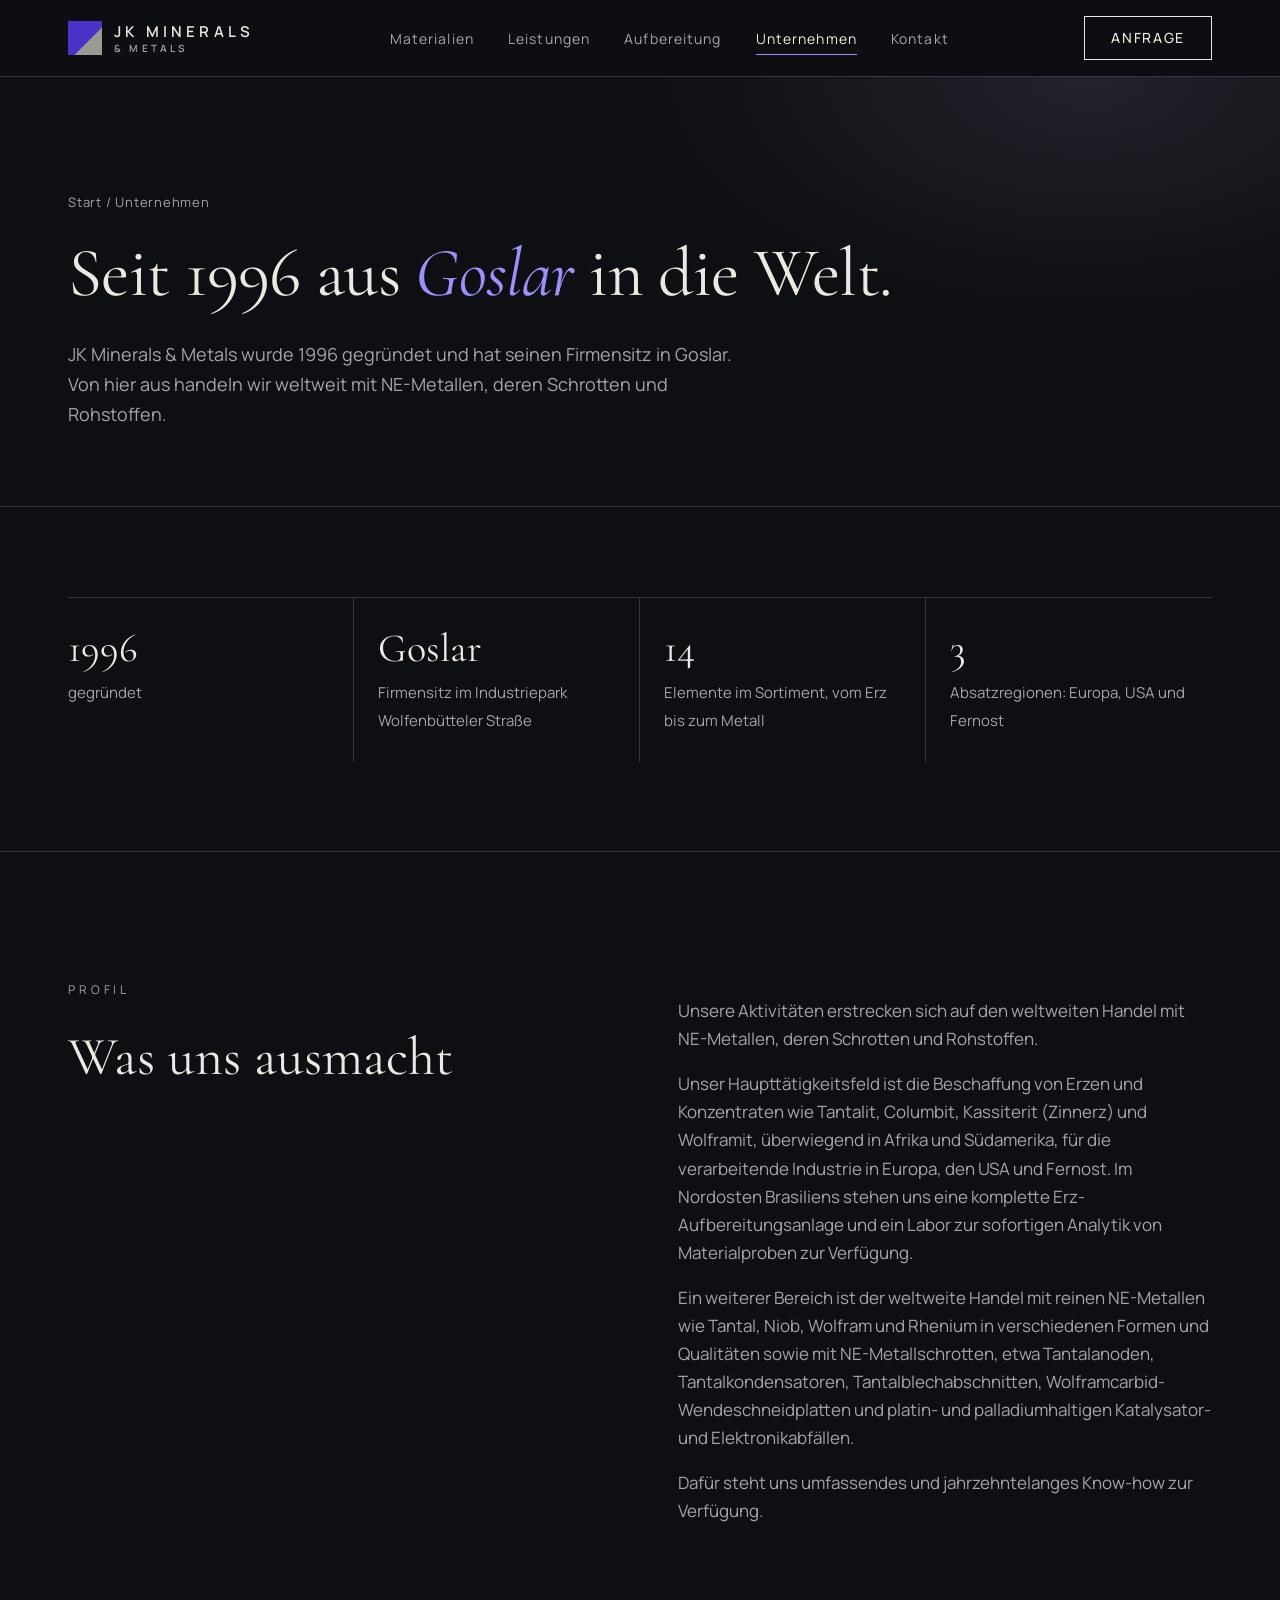
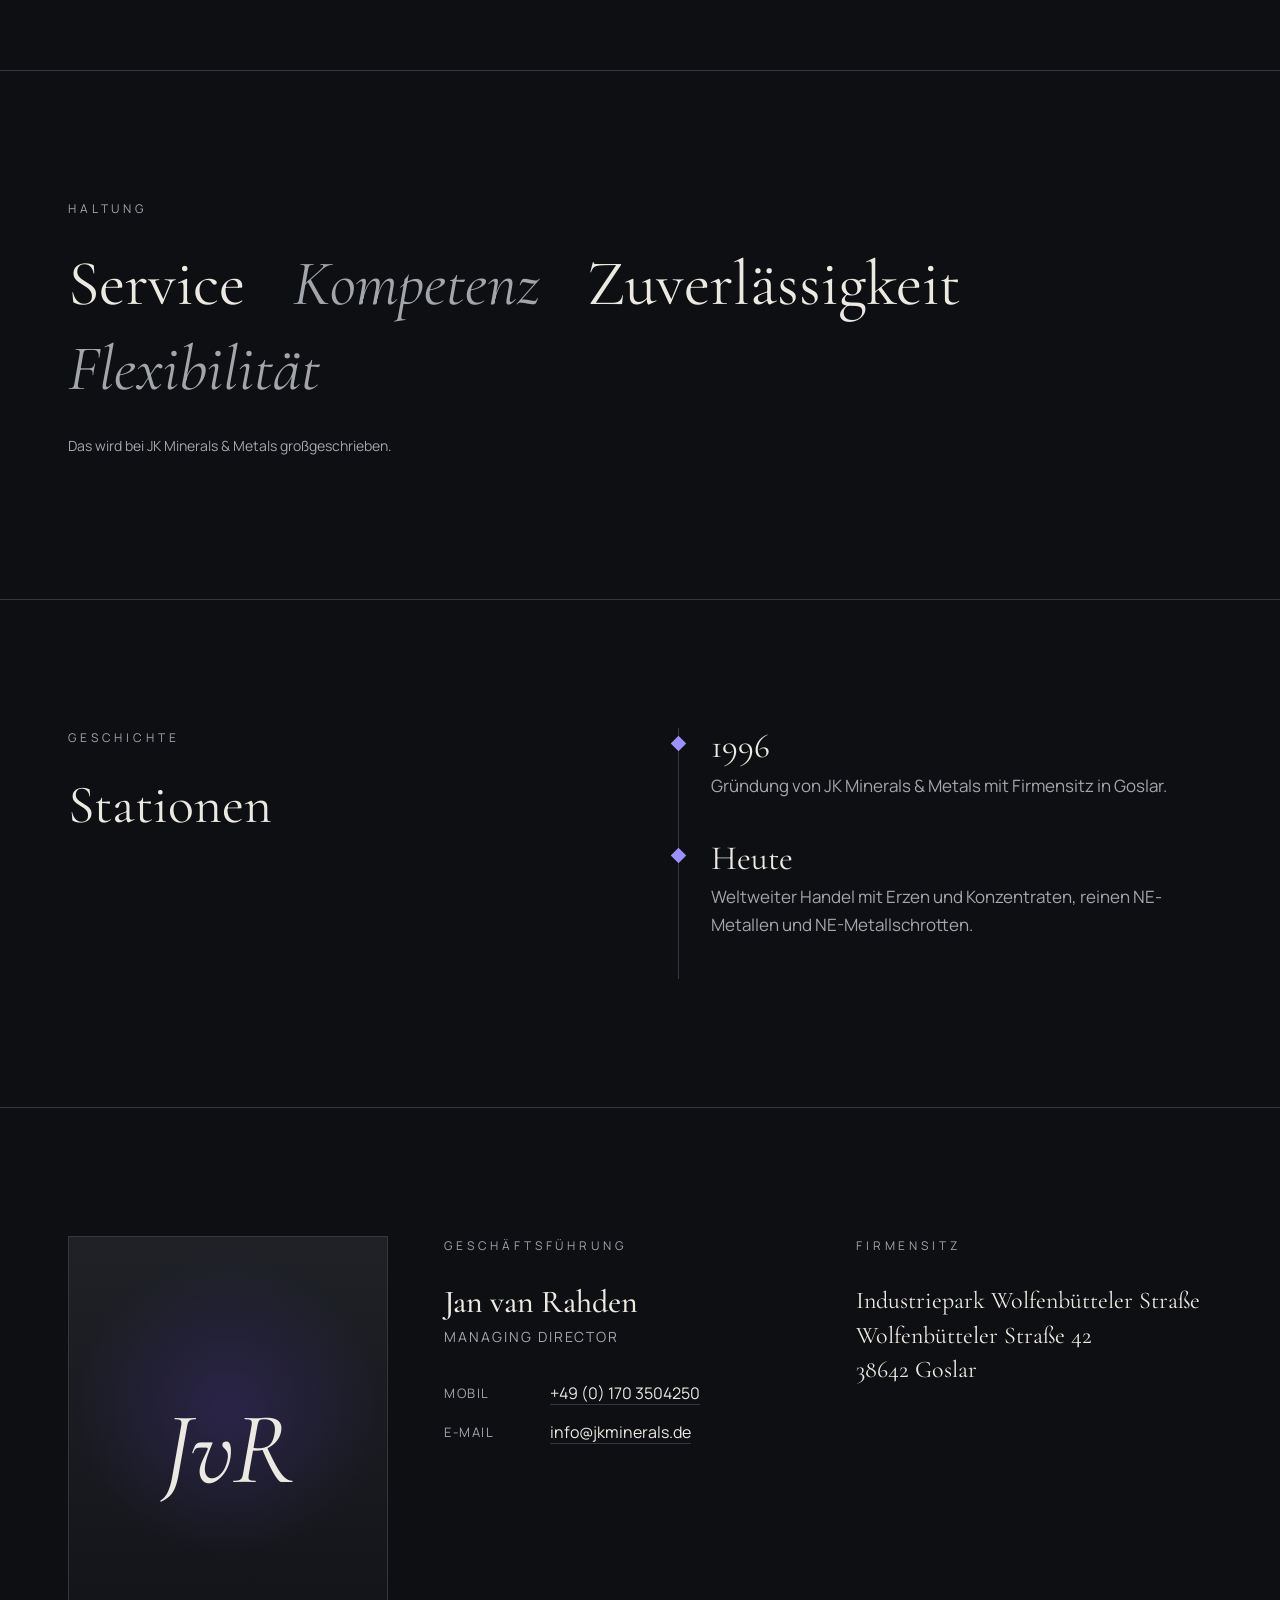
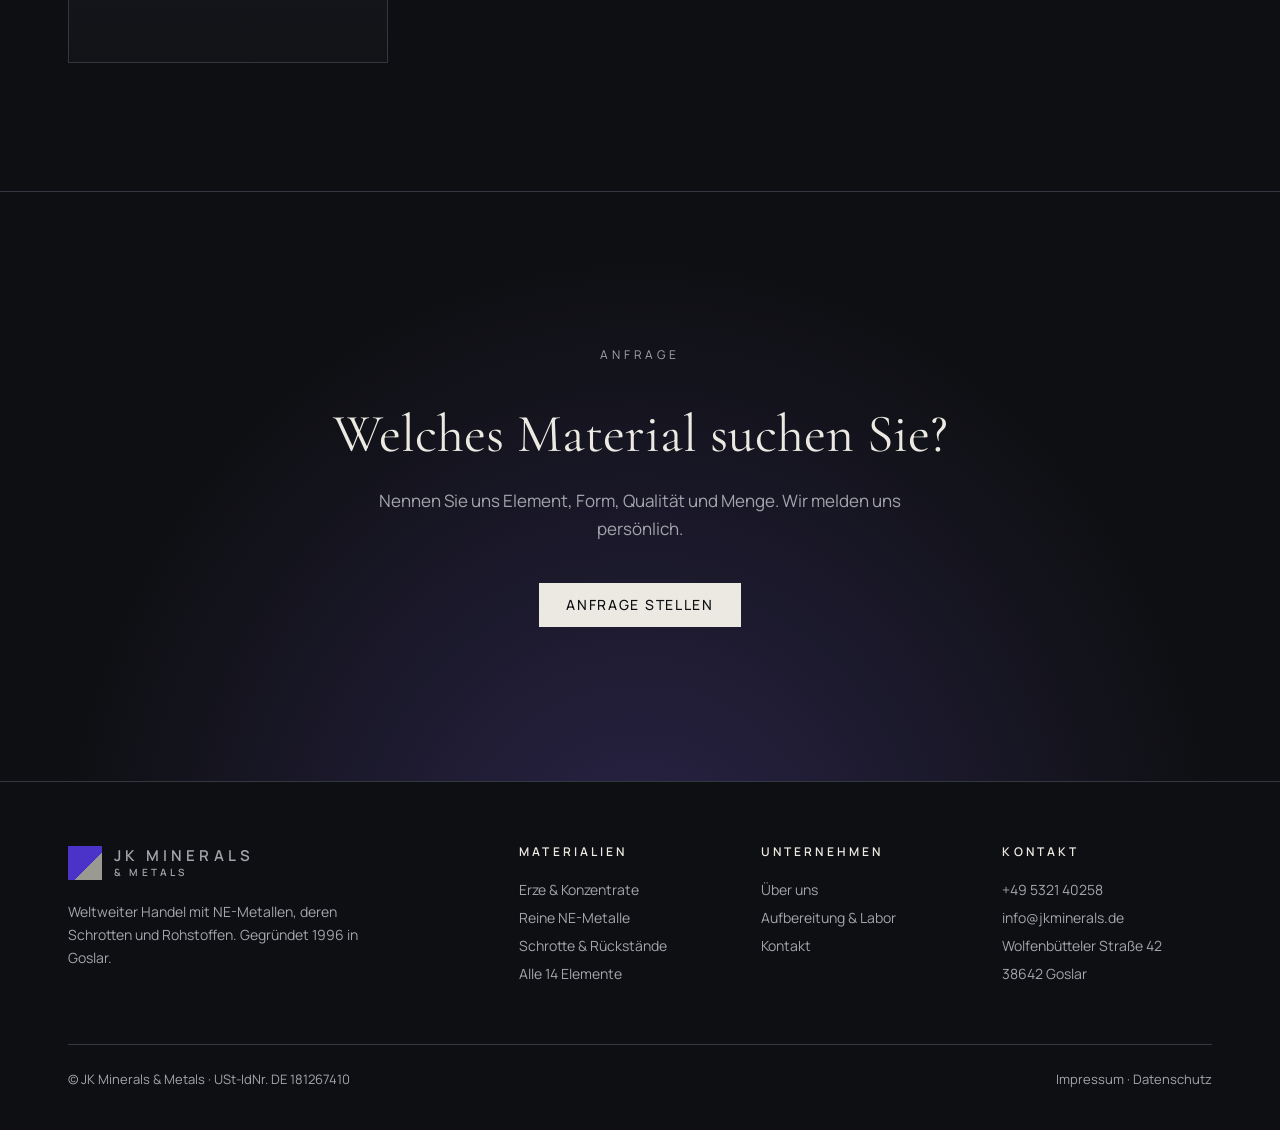
<file: unternehmen.html>
<!doctype html>
<html lang="de">
<head>
<meta charset="utf-8">
<meta name="viewport" content="width=device-width, initial-scale=1">
<title>Unternehmen – JK Minerals & Metals</title>
<meta name="description" content="JK Minerals & Metals: 1996 gegründet, Firmensitz Goslar, weltweiter Handel mit NE-Metallen, deren Schrotten und Rohstoffen.">
<meta name="theme-color" content="#0E0F12">
<link rel="icon" href="data:image/svg+xml,%3Csvg xmlns='http://www.w3.org/2000/svg' viewBox='0 0 32 32'%3E%3Cpath fill='%234B32C8' d='M0 0h32v32H0z'/%3E%3Cpath fill='%239A9A92' d='M19 0h13v32H8z'/%3E%3C/svg%3E">
<link rel="preload" href="assets/fonts/cormorant-garamond-latin-400-normal.woff2" as="font" type="font/woff2" crossorigin>
<link rel="preload" href="assets/fonts/manrope-latin-400-normal.woff2" as="font" type="font/woff2" crossorigin>
<link rel="stylesheet" href="assets/css/style.css">
</head>
<body>
<a class="skip" href="#main">Zum Inhalt springen</a>
<header class="site">
  <div class="wrap hd">
    <a class="logo" href="index.html" aria-label="JK Minerals &amp; Metals – Startseite"><i class="mark" aria-hidden="true"></i><span>JK MINERALS<small>&amp; METALS</small></span></a>
    <nav class="desk" aria-label="Hauptnavigation"><ul>
      <li><a href="materialien.html">Materialien</a></li>
      <li><a href="leistungen.html">Leistungen</a></li>
      <li><a href="aufbereitung.html">Aufbereitung</a></li>
      <li><a href="unternehmen.html" aria-current="page">Unternehmen</a></li>
      <li><a href="kontakt.html">Kontakt</a></li>
    </ul></nav>
    <div class="hd-r">
      <a class="btn" href="kontakt.html#anfrage">Anfrage</a>
      <details class="mob"><summary>Menü</summary><nav class="panel" aria-label="Hauptnavigation mobil">
        <a class="nav" href="index.html">Start</a><a class="nav" href="materialien.html">Materialien</a><a class="nav" href="leistungen.html">Leistungen</a><a class="nav" href="aufbereitung.html">Aufbereitung</a><a class="nav" href="unternehmen.html" aria-current="page">Unternehmen</a><a class="nav" href="kontakt.html">Kontakt</a>
        <a class="btn solid" href="kontakt.html#anfrage">Anfrage stellen</a>
        <a class="tel" href="tel:+49532140258">Telefon +49 5321 40258</a>
      </nav></details>
    </div>
  </div>
</header>
<main id="main">
  <div class="page-hero"><div class="wrap">
    <p class="crumb"><a href="index.html">Start</a> / Unternehmen</p>
    <h1>Seit 1996 aus <em>Goslar</em> in die Welt.</h1>
    <p class="lead">JK Minerals &amp; Metals wurde 1996 gegründet und hat seinen Firmensitz in Goslar. Von hier aus handeln wir weltweit mit NE-Metallen, deren Schrotten und Rohstoffen.</p>
  </div></div>

  <section class="tight" aria-label="Eckdaten">
    <div class="wrap">
      <div class="facts">
        <div><b>1996</b><span>gegründet</span></div>
        <div><b>Goslar</b><span>Firmensitz im Industriepark Wolfenbütteler Straße</span></div>
        <div><b>14</b><span>Elemente im Sortiment, vom Erz bis zum Metall</span></div>
        <div><b>3</b><span>Absatzregionen: Europa, USA und Fernost</span></div>
      </div>
    </div>
  </section>
  <section aria-labelledby="h-prof">
    <div class="wrap split top">
      <div><p class="eyebrow">Profil</p><h2 id="h-prof">Was uns ausmacht</h2></div>
      <div class="prose">
        <p>Unsere Aktivitäten erstrecken sich auf den weltweiten Handel mit NE-Metallen, deren Schrotten und Rohstoffen.</p>
        <p>Unser Haupttätigkeitsfeld ist die Beschaffung von Erzen und Konzentraten wie Tantalit, Columbit, Kassiterit (Zinnerz) und Wolframit, überwiegend in Afrika und Südamerika, für die verarbeitende Industrie in Europa, den USA und Fernost. Im Nordosten Brasiliens stehen uns eine komplette Erz-Aufbereitungsanlage und ein Labor zur sofortigen Analytik von Materialproben zur Verfügung.</p>
        <p>Ein weiterer Bereich ist der weltweite Handel mit reinen NE-Metallen wie Tantal, Niob, Wolfram und Rhenium in verschiedenen Formen und Qualitäten sowie mit NE-Metallschrotten, etwa Tantalanoden, Tantalkondensatoren, Tantalblechabschnitten, Wolframcarbid-Wendeschneidplatten und platin- und palladiumhaltigen Katalysator- und Elektronikabfällen.</p>
        <p>Dafür steht uns umfassendes und jahrzehntelanges Know-how zur Verfügung.</p>
      </div>
    </div>
  </section>
  <section aria-labelledby="h-val">
    <div class="wrap">
      <p class="eyebrow" id="h-val">Haltung</p>
      <ul class="values"><li>Service</li><li>Kompetenz</li><li>Zuverlässigkeit</li><li>Flexibilität</li></ul>
      <p class="el-note" style="margin-top:28px">Das wird bei JK Minerals &amp; Metals großgeschrieben.</p>
    </div>
  </section>
  <section aria-labelledby="h-gesch">
    <div class="wrap split top">
      <div><p class="eyebrow">Geschichte</p><h2 id="h-gesch">Stationen</h2></div>
      <ol class="timeline">
        <li><b>1996</b><p>Gründung von JK Minerals &amp; Metals mit Firmensitz in Goslar.</p></li>
        <li><b>Heute</b><p>Weltweiter Handel mit Erzen und Konzentraten, reinen NE-Metallen und NE-Metallschrotten.</p></li>
      </ol>
    </div>
  </section>
  <section aria-labelledby="h-person">
    <div class="wrap contact">
      <div class="monogram" aria-hidden="true"><span>JvR</span></div>
      <div class="person">
        <p class="eyebrow">Geschäftsführung</p>
        <h3 id="h-person">Jan van Rahden</h3>
        <p class="role">Managing Director</p>
        <dl class="kv">
          <dt>Mobil</dt><dd><a href="tel:+491703504250">+49 (0) 170 3504250</a></dd>
          <dt>E-Mail</dt><dd><a href="mailto:info@jkminerals.de">info@jkminerals.de</a></dd>
        </dl>
      </div>
      <div><p class="eyebrow">Firmensitz</p><address>Industriepark Wolfenbütteler Straße<br>Wolfenbütteler Straße 42<br>38642 Goslar</address></div>
    </div>
  </section>
  <div class="cta">
    <div class="wrap">
      <p class="eyebrow">Anfrage</p>
      <h2>Welches Material suchen Sie?</h2>
      <p>Nennen Sie uns Element, Form, Qualität und Menge. Wir melden uns persönlich.</p>
      <a class="btn solid" href="kontakt.html#anfrage">Anfrage stellen</a>
    </div>
  </div>
</main>
<footer class="site">
  <div class="wrap">
    <div class="ft">
      <div><a class="logo" href="index.html" aria-label="JK Minerals &amp; Metals – Startseite"><i class="mark" aria-hidden="true"></i><span>JK MINERALS<small>&amp; METALS</small></span></a><p style="max-width:300px;margin-top:20px">Weltweiter Handel mit NE-Metallen, deren Schrotten und Rohstoffen. Gegründet 1996 in Goslar.</p></div>
      <div><h2>Materialien</h2><ul><li><a href="leistungen.html#erze">Erze &amp; Konzentrate</a></li><li><a href="leistungen.html#metalle">Reine NE-Metalle</a></li><li><a href="leistungen.html#schrotte">Schrotte &amp; Rückstände</a></li><li><a href="materialien.html">Alle 14 Elemente</a></li></ul></div>
      <div><h2>Unternehmen</h2><ul><li><a href="unternehmen.html">Über uns</a></li><li><a href="aufbereitung.html">Aufbereitung &amp; Labor</a></li><li><a href="kontakt.html">Kontakt</a></li></ul></div>
      <div><h2>Kontakt</h2><ul><li><a href="tel:+49532140258">+49 5321 40258</a></li><li><a href="mailto:info@jkminerals.de">info@jkminerals.de</a></li><li>Wolfenbütteler Straße 42<br>38642 Goslar</li></ul></div>
    </div>
    <div class="legal"><span>© JK Minerals &amp; Metals · USt-IdNr. DE 181267410</span><span><a href="impressum.html">Impressum</a> · <a href="datenschutz.html">Datenschutz</a></span></div>
  </div>
</footer>
<script src="assets/js/main.js" defer></script>
</body>
</html>
</file>
<file: assets/css/style.css>
/* JK Minerals & Metals – Designrichtung „Mineralische Premium-Marke“ */
/* Schriften lokal (SIL Open Font License, siehe assets/fonts) */
@font-face{font-family:"Cormorant Garamond";font-style:normal;font-weight:400;font-display:swap;src:url(../fonts/cormorant-garamond-latin-400-normal.woff2) format("woff2")}
@font-face{font-family:"Cormorant Garamond";font-style:italic;font-weight:400;font-display:swap;src:url(../fonts/cormorant-garamond-latin-400-italic.woff2) format("woff2")}
@font-face{font-family:"Cormorant Garamond";font-style:normal;font-weight:500;font-display:swap;src:url(../fonts/cormorant-garamond-latin-500-normal.woff2) format("woff2")}
@font-face{font-family:"Cormorant Garamond";font-style:italic;font-weight:500;font-display:swap;src:url(../fonts/cormorant-garamond-latin-500-italic.woff2) format("woff2")}
@font-face{font-family:Manrope;font-style:normal;font-weight:400;font-display:swap;src:url(../fonts/manrope-latin-400-normal.woff2) format("woff2")}
@font-face{font-family:Manrope;font-style:normal;font-weight:500;font-display:swap;src:url(../fonts/manrope-latin-500-normal.woff2) format("woff2")}
@font-face{font-family:Manrope;font-style:normal;font-weight:600;font-display:swap;src:url(../fonts/manrope-latin-600-normal.woff2) format("woff2")}
@font-face{font-family:Manrope;font-style:normal;font-weight:700;font-display:swap;src:url(../fonts/manrope-latin-700-normal.woff2) format("woff2")}

:root{
  --ink:#0E0F12; --graphit:#17191E; --schiefer:#262931; --linie:#34373F;
  --platin:#ECE9E2; --silber:#A3A5AC; --violett:#9C90FF; --violett-tief:#4B32C8;
  --serif:"Cormorant Garamond",Georgia,serif; --sans:Manrope,system-ui,-apple-system,"Segoe UI",sans-serif;
  --header:76px;
}
*{box-sizing:border-box}
html{scroll-behavior:smooth;-webkit-text-size-adjust:100%}
@media (prefers-reduced-motion:reduce){html{scroll-behavior:auto}*{transition:none!important}}
body{margin:0;background:var(--ink);color:var(--platin);font:400 17px/1.65 var(--sans)}
a{color:inherit}
img{max-width:100%;height:auto}
:focus-visible{outline:2px solid var(--violett);outline-offset:3px}
.skip{position:absolute;left:-999px;top:0}
.skip:focus{left:16px;top:16px;background:#fff;color:#000;padding:8px 12px;z-index:99}
.sr-only{position:absolute;width:1px;height:1px;overflow:hidden;clip:rect(0 0 0 0);white-space:nowrap}
.wrap{max-width:1240px;margin:0 auto;padding:0 clamp(16px,4vw,48px)}

/* Header */
header.site{position:sticky;top:0;z-index:20;background:rgba(14,15,18,.94);backdrop-filter:blur(8px);-webkit-backdrop-filter:blur(8px);border-bottom:1px solid var(--linie)}
.hd{display:flex;align-items:center;justify-content:space-between;height:var(--header);gap:24px}
.logo{display:flex;align-items:center;gap:12px;text-decoration:none}
.logo .mark{width:34px;height:34px;flex:0 0 34px;background:linear-gradient(135deg,var(--violett-tief) 0 60%,#9A9A92 60%)}
.logo span{font:600 15px/1 var(--sans);letter-spacing:.28em;white-space:nowrap}
.logo small{display:block;font-size:10px;letter-spacing:.32em;color:var(--silber);margin-top:4px}
nav.desk ul{display:flex;gap:34px;list-style:none;margin:0;padding:0}
nav.desk a{text-decoration:none;font-size:14px;letter-spacing:.08em;color:var(--silber);padding:6px 0;border-bottom:1px solid transparent}
nav.desk a:hover,nav.desk a[aria-current="page"]{color:var(--platin)}
nav.desk a[aria-current="page"]{border-color:var(--violett)}
.hd-r{display:flex;align-items:center;gap:22px}
.btn{display:inline-flex;align-items:center;justify-content:center;gap:10px;padding:14px 26px;border:1px solid var(--platin);color:var(--platin);background:transparent;text-decoration:none;font:500 14px/1 var(--sans);letter-spacing:.12em;text-transform:uppercase;transition:.2s;cursor:pointer;white-space:nowrap}
.btn:hover{background:var(--platin);color:var(--ink)}
.btn.solid{background:var(--platin);color:var(--ink)}
.btn.solid:hover{background:transparent;color:var(--platin)}
details.mob{display:none}
details.mob summary{list-style:none;cursor:pointer;font-size:13px;letter-spacing:.2em;text-transform:uppercase;padding:12px 4px;min-height:44px;display:flex;align-items:center}
details.mob summary::-webkit-details-marker{display:none}
details.mob[open] summary::after{content:" ✕";margin-left:6px}
details.mob .panel{position:fixed;inset:var(--header) 0 0 0;background:var(--ink);padding:24px 20px 40px;overflow-y:auto}
details.mob .panel a.nav{display:block;font:500 34px/1.5 var(--serif);text-decoration:none;border-bottom:1px solid var(--linie);padding:8px 0}
details.mob .panel a.nav[aria-current="page"]{color:var(--violett)}
details.mob .panel .btn{width:100%;margin-top:28px}
details.mob .panel .tel{display:block;margin-top:20px;color:var(--silber);font-size:15px}

/* Typo */
.eyebrow{font-size:12px;letter-spacing:.32em;text-transform:uppercase;color:var(--silber);margin:0 0 28px}
h1{font:400 clamp(44px,6.2vw,92px)/1.02 var(--serif);margin:0 0 32px;letter-spacing:-.01em}
h1 em,h2 em{font-style:italic;color:var(--violett)}
h2{font:400 clamp(34px,4.2vw,58px)/1.08 var(--serif);margin:0;max-width:820px}
h3{font-weight:500}
.lead{max-width:560px;color:var(--silber);font-size:18px;margin:0 0 40px}
.cta-row{display:flex;gap:16px;flex-wrap:wrap}

/* Startseite: Hero */
.hero{display:grid;grid-template-columns:1.05fr .95fr;min-height:calc(100vh - var(--header));border-bottom:1px solid var(--linie)}
.hero-txt{padding:clamp(48px,8vw,120px) clamp(16px,4vw,64px) 64px max(clamp(16px,4vw,48px),calc((100vw - 1240px)/2 + 48px));display:flex;flex-direction:column;justify-content:center}
.hero-img{position:relative;background:radial-gradient(ellipse 60% 50% at 55% 45%,#3a3d48 0,#15161a 60%,#0b0c0e 100%);display:flex;align-items:flex-end;padding:28px;min-height:420px;overflow:hidden}
.hero-img::before{content:"";position:absolute;left:30%;top:28%;width:38%;height:38%;background:conic-gradient(from 30deg,#6c6f7a,#2a2c33,#9c9fab,#1c1d22,#80838f,#2a2c33,#6c6f7a);clip-path:polygon(20% 0,85% 12%,100% 60%,70% 100%,10% 88%,0 35%);opacity:.85}

/* Unterseiten: Kopf */
.page-hero{padding:clamp(64px,9vw,128px) 0 clamp(48px,6vw,80px);border-bottom:1px solid var(--linie);background:radial-gradient(ellipse 50% 80% at 85% 0,#22232b 0,var(--ink) 70%)}
.page-hero h1{font-size:clamp(42px,5.4vw,80px);max-width:900px}
.page-hero .lead{margin-bottom:0;max-width:680px}
.crumb{font-size:13px;color:var(--silber);margin:0 0 24px;letter-spacing:.06em}
.crumb a{text-decoration:none}
.crumb a:hover{color:var(--platin)}

/* Abschnitte */
section{padding:clamp(72px,10vw,140px) 0;border-bottom:1px solid var(--linie)}
section.tight{padding:clamp(56px,7vw,96px) 0}
.sec-h{display:grid;grid-template-columns:240px 1fr;gap:32px;margin-bottom:64px}
.sec-h .num{font-size:12px;letter-spacing:.32em;color:var(--silber);text-transform:uppercase;padding-top:14px}
.sec-h p{grid-column:2;color:var(--silber);max-width:640px;margin:0}
.statement p{font:400 clamp(24px,2.6vw,36px)/1.4 var(--serif);max-width:980px;margin:0 0 0 272px}
.statement p span{color:var(--silber)}
.more{display:inline-block;margin-top:40px;font-size:14px;letter-spacing:.12em;text-transform:uppercase;text-decoration:none;border-bottom:1px solid var(--linie);padding-bottom:4px}
.more:hover{border-color:var(--platin)}

/* Material-Index */
.elements{display:grid;grid-template-columns:repeat(7,1fr);border-top:1px solid var(--linie);border-left:1px solid var(--linie)}
.el{border-right:1px solid var(--linie);border-bottom:1px solid var(--linie);padding:22px 18px 20px;min-height:178px;display:flex;flex-direction:column;text-decoration:none;transition:background .25s}
.el:hover{background:var(--graphit)}
.el .sym{font:400 54px/1 var(--serif);margin-bottom:auto}
.el .nm{font-size:14px;font-weight:700;letter-spacing:.04em;margin-top:16px}
.el .sp{font-size:12.5px;color:var(--silber);line-height:1.45;margin-top:4px}
.el-note{margin-top:20px;font-size:14px;color:var(--silber)}
.elements.compact .el{min-height:110px;padding:16px}
.elements.compact .el .sym{font-size:40px}

/* Leistungen */
.svc{display:grid;grid-template-columns:repeat(3,1fr);border-top:1px solid var(--linie)}
.svc article{padding:40px 36px 8px 0;border-right:1px solid var(--linie)}
.svc article+article{padding-left:36px}
.svc article:last-child{border-right:0}
.svc .n{font:italic 400 22px/1 var(--serif);color:var(--violett)}
.svc h3{font:500 30px/1.15 var(--serif);margin:18px 0 16px}
.svc h3 a{text-decoration:none}
.svc h3 a:hover{color:var(--violett)}
.svc p{color:var(--silber);margin:0 0 18px;font-size:16px}
.svc ul,.list{list-style:none;padding:0;margin:0;font-size:15px}
.svc li,.list li{padding:9px 0;border-top:1px solid var(--linie)}

/* Split */
.split{display:grid;grid-template-columns:1fr 1fr;gap:clamp(32px,6vw,96px);align-items:center}
.split.top{align-items:start}
.split h2{margin-bottom:28px}
.split p,.prose p,.prose li{color:var(--silber)}
.prose{max-width:720px}
.prose h2{margin:56px 0 20px;font-size:clamp(30px,3.4vw,44px)}
.prose h2:first-child{margin-top:0}
.prose h3{font:500 26px/1.2 var(--serif);color:var(--platin);margin:36px 0 10px}
.prose strong{color:var(--platin);font-weight:600}
.prose a{color:var(--violett)}

/* Werte */
.values{display:flex;flex-wrap:wrap;gap:12px 48px;font:400 clamp(36px,5vw,72px)/1.15 var(--serif);margin:0;padding:0;list-style:none}
.values li:nth-child(even){font-style:italic;color:var(--silber)}

/* Fakten */
.facts{display:grid;grid-template-columns:repeat(4,1fr);border-top:1px solid var(--linie)}
.facts div{padding:28px 24px 28px 0;border-right:1px solid var(--linie)}
.facts div+div{padding-left:24px}
.facts div:last-child{border-right:0}
.facts b{display:block;font:400 40px/1.1 var(--serif);margin-bottom:8px}
.facts span{color:var(--silber);font-size:15px}

/* Kontakt-Block */
.contact{display:grid;grid-template-columns:320px 1fr 1fr;gap:56px;align-items:start}
.contact h3,.person h3{font:500 32px/1.1 var(--serif);margin:0 0 6px}
.role{color:var(--silber);font-size:14px;letter-spacing:.14em;text-transform:uppercase;margin:0 0 32px}
dl.kv{margin:0;display:grid;grid-template-columns:90px 1fr;gap:12px 16px;font-size:16px}
dl.kv dt{color:var(--silber);font-size:13px;letter-spacing:.12em;text-transform:uppercase;padding-top:3px}
dl.kv dd{margin:0}
dl.kv a,address a{text-decoration:none;border-bottom:1px solid var(--linie)}
dl.kv a:hover,address a:hover{border-color:var(--platin)}
address{font-style:normal;font:400 24px/1.45 var(--serif)}

/* Materialien-Detail */
.jump{display:flex;flex-wrap:wrap;gap:8px;margin:0;padding:0;list-style:none}
.jump a{display:inline-flex;align-items:baseline;gap:8px;border:1px solid var(--linie);padding:8px 14px;text-decoration:none;font-size:14px}
.jump a b{font:400 22px/1 var(--serif)}
.jump a:hover{background:var(--graphit);border-color:var(--silber)}
.mat{display:grid;grid-template-columns:200px 1fr 220px;gap:40px;padding:48px 0;border-top:1px solid var(--linie);scroll-margin-top:calc(var(--header) + 16px)}
.mat .sym{font:400 96px/.9 var(--serif)}
.mat .sym small{display:block;font:500 12px/1 var(--sans);letter-spacing:.24em;text-transform:uppercase;color:var(--silber);margin-top:16px}
.mat h2{font-size:clamp(32px,3.4vw,44px);margin-bottom:20px}
.spec{width:100%;border-collapse:collapse;font-size:16px}
.spec th,.spec td{text-align:left;padding:12px 0;border-top:1px solid var(--linie);vertical-align:top}
.spec th{font:500 12px/1.4 var(--sans);letter-spacing:.16em;text-transform:uppercase;color:var(--silber);width:42%;padding-right:20px}
.mat .side{display:flex;flex-direction:column;gap:12px;align-items:flex-start}
.tags{display:flex;flex-wrap:wrap;gap:6px}
.tags span{font-size:12px;letter-spacing:.06em;border:1px solid var(--linie);padding:4px 10px;color:var(--silber)}

/* Formular */
.form{display:grid;gap:22px}
.form .row2{display:grid;grid-template-columns:1fr 1fr;gap:22px}
.fld{display:flex;flex-direction:column;gap:8px}
.fld label,.form legend{font-size:13px;letter-spacing:.14em;text-transform:uppercase;color:var(--silber)}
.fld input,.fld select,.fld textarea{font:inherit;color:var(--platin);background:var(--graphit);border:1px solid var(--linie);border-radius:0;padding:14px 16px;min-height:50px}
.fld select{appearance:none;background-image:linear-gradient(45deg,transparent 50%,var(--silber) 50%),linear-gradient(135deg,var(--silber) 50%,transparent 50%);background-position:calc(100% - 22px) 22px,calc(100% - 16px) 22px;background-size:6px 6px;background-repeat:no-repeat;padding-right:44px}
.fld textarea{min-height:160px;resize:vertical}
.fld input:focus,.fld select:focus,.fld textarea:focus{outline:none;border-color:var(--violett);box-shadow:0 0 0 1px var(--violett)}
.fld .hint{font-size:13px;color:var(--silber)}
.form fieldset{border:0;padding:0;margin:0}
.seg{display:flex;flex-wrap:wrap;gap:0;margin-top:10px}
.seg label{flex:1;min-width:180px}
.seg input{position:absolute;opacity:0}
.seg span{display:block;text-align:center;padding:14px;border:1px solid var(--linie);cursor:pointer;font-size:14px;letter-spacing:.08em;text-transform:uppercase}
.seg label+label span{border-left:0}
.seg input:checked+span{background:var(--platin);color:var(--ink);border-color:var(--platin)}
.seg input:focus-visible+span{outline:2px solid var(--violett);outline-offset:2px}
.check{display:flex;gap:12px;align-items:flex-start;font-size:15px;color:var(--silber)}
.check input{width:20px;height:20px;margin-top:3px;accent-color:var(--violett)}
.check a{color:var(--violett)}
.form-status{font-size:15px;color:var(--silber);min-height:1.5em}
.req{color:var(--violett)}

/* CTA */
.cta{text-align:center;padding:clamp(80px,12vw,160px) 0;background:radial-gradient(ellipse at 50% 120%,#2a2448 0,var(--ink) 65%);border-bottom:1px solid var(--linie)}
.cta h2{margin:0 auto 24px}
.cta p{color:var(--silber);max-width:560px;margin:0 auto 40px}

/* Zeitleiste */
.timeline{list-style:none;margin:0;padding:0;border-left:1px solid var(--linie)}
.timeline li{padding:0 0 40px 32px;position:relative}
.timeline li::before{content:"";position:absolute;left:-6px;top:10px;width:11px;height:11px;background:var(--violett);transform:rotate(45deg)}
.timeline li.open::before{background:transparent;border:1px dashed var(--silber)}
.timeline b{display:block;font:400 34px/1.1 var(--serif);margin-bottom:6px}
.timeline p{margin:0;color:var(--silber)}

/* Footer */
footer.site{padding:64px 0 40px;font-size:14px;color:var(--silber)}
.ft{display:grid;grid-template-columns:2fr 1fr 1fr 1fr;gap:32px}
footer.site h2{font:600 12px/1 var(--sans);letter-spacing:.26em;text-transform:uppercase;color:var(--platin);margin:0 0 18px}
footer.site ul{list-style:none;padding:0;margin:0;line-height:2}
footer.site a{text-decoration:none}
footer.site a:hover{color:var(--platin)}
.legal{margin-top:56px;padding-top:24px;border-top:1px solid var(--linie);display:flex;justify-content:space-between;flex-wrap:wrap;gap:12px;font-size:13px}

/* Erzkarten (grafisch, ohne Fotos) */
.ores{display:grid;grid-template-columns:repeat(4,1fr);border-top:1px solid var(--linie);border-left:1px solid var(--linie)}
.ore{display:flex;flex-direction:column;text-decoration:none;padding:28px 24px 28px;border-right:1px solid var(--linie);border-bottom:1px solid var(--linie);transition:background .25s}
.ore:hover{background:var(--graphit)}
.ore-art{position:relative;aspect-ratio:1;margin-bottom:28px;background:radial-gradient(ellipse 60% 55% at 50% 48%,color-mix(in srgb,var(--tone) 55%,#1a1b20) 0,var(--ink) 72%);overflow:hidden}
.ore-art i{position:absolute;left:24%;top:22%;width:52%;height:56%;background:conic-gradient(from 40deg,var(--tone),#1b1c21,#8d8f99,var(--tone),#23242a,#6d6f78,var(--tone));clip-path:polygon(18% 4%,78% 0,100% 46%,82% 96%,22% 100%,0 52%);transition:transform .6s ease;opacity:.92}
.ore:nth-child(2) .ore-art i{clip-path:polygon(30% 0,92% 14%,100% 70%,58% 100%,6% 84%,0 26%)}
.ore:nth-child(3) .ore-art i{clip-path:polygon(10% 18%,62% 0,100% 30%,90% 86%,38% 100%,0 70%)}
.ore:nth-child(4) .ore-art i{clip-path:polygon(24% 0,100% 8%,86% 62%,70% 100%,0 92%,8% 38%)}
.ore:hover .ore-art i{transform:rotate(-4deg) scale(1.04)}
.ore-name{font:500 32px/1.1 var(--serif)}
.ore-el{color:var(--silber);font-size:15px;margin-top:6px}
.ore-el b{font:400 20px/1 var(--serif);color:var(--violett);margin-left:4px}
.ore-val{font-size:14px;letter-spacing:.04em;margin-top:14px;padding-top:12px;border-top:1px solid var(--linie)}

/* Info-Panel statt Foto */
.panel{position:relative;aspect-ratio:4/5;padding:clamp(24px,4vw,44px);display:flex;flex-direction:column;justify-content:space-between;background:radial-gradient(ellipse 80% 60% at 80% 10%,#2a2448 0,transparent 60%),linear-gradient(160deg,#22242b,#121317 70%);border:1px solid var(--linie);overflow:hidden}
.panel::after{content:"";position:absolute;right:-12%;bottom:-10%;width:60%;aspect-ratio:1;background:conic-gradient(from 20deg,#3a3d48,#17181d,#6f727d,#22232a,#4c4f59,#3a3d48);clip-path:polygon(20% 0,85% 12%,100% 60%,70% 100%,10% 88%,0 35%);opacity:.5}
.panel-k{font-size:12px;letter-spacing:.32em;text-transform:uppercase;color:var(--silber);position:relative;z-index:1}
.panel-big{font:400 clamp(40px,4.6vw,68px)/1.02 var(--serif);position:relative;z-index:1}
.panel-big em{color:var(--violett)}
.panel-l{display:flex;flex-direction:column;gap:0;position:relative;z-index:1;max-width:70%}
.panel-l i{font-style:normal;font-size:14px;color:var(--silber);padding:10px 0;border-top:1px solid var(--linie)}

/* Monogramm statt Porträt */
.monogram{aspect-ratio:3/4;display:grid;place-items:center;background:radial-gradient(ellipse 70% 50% at 50% 40%,#2a2448 0,transparent 70%),linear-gradient(180deg,#1f2127,#121317);border:1px solid var(--linie)}
.monogram span{font:italic 400 clamp(72px,8vw,112px)/1 var(--serif);color:var(--platin);letter-spacing:-.02em}

@media (max-width:1080px){.ores{grid-template-columns:1fr 1fr}}
@media (max-width:900px){.monogram{max-width:280px;aspect-ratio:1}.panel{aspect-ratio:auto;min-height:360px}}
@media (max-width:520px){.ore{padding:20px 14px}.ore-name{font-size:24px}.ore-el{font-size:13.5px}.ore-val{font-size:12.5px}.ore-art{margin-bottom:18px}.panel-l{max-width:100%}}

@media (max-width:1080px){
  nav.desk ul{gap:22px}
  .elements{grid-template-columns:repeat(4,1fr)}
  .contact{grid-template-columns:260px 1fr}
  .contact > div:last-child{grid-column:1/-1}
  .mat{grid-template-columns:140px 1fr}
  .mat .side{grid-column:2}
  .facts{grid-template-columns:1fr 1fr}
  .facts div:nth-child(2){border-right:0}
  .facts div:nth-child(3){padding-left:0}
  .facts div{border-bottom:1px solid var(--linie)}
}
@media (max-width:900px){
  nav.desk,.hd-r > .btn{display:none}
  details.mob{display:block}
  /* backdrop-filter würde das fixierte Menü-Overlay auf die Headerhöhe begrenzen */
  header.site{backdrop-filter:none;-webkit-backdrop-filter:none;background:var(--ink)}
  .mat .sym small{display:none}
  .hero{grid-template-columns:1fr;min-height:0}
  .hero-txt{padding:56px 16px 48px}
  .hero-img{min-height:300px}
  .sec-h{grid-template-columns:1fr;gap:12px;margin-bottom:40px}
  .sec-h .num{padding-top:0}
  .sec-h p{grid-column:1}
  .statement p{margin:0}
  .elements{grid-template-columns:repeat(2,1fr)}
  .el{min-height:150px}
  .el .sym{font-size:44px}
  .svc{grid-template-columns:1fr}
  .svc article,.svc article+article{padding:32px 0 24px;border-right:0;border-bottom:1px solid var(--linie)}
  .split{grid-template-columns:1fr}
  .contact{grid-template-columns:1fr}
  .ft{grid-template-columns:1fr 1fr}
  .mat{grid-template-columns:1fr;gap:20px;padding:40px 0}
  .mat .side{grid-column:1}
  .mat .sym{font-size:72px}
  .form .row2{grid-template-columns:1fr}
  .cta-row .btn,.cta .btn{width:100%}
}
@media (max-width:520px){
  .facts{grid-template-columns:1fr}
  .facts div,.facts div+div{padding:24px 0;border-right:0}
  .spec th{width:auto;display:block;padding-bottom:0;border-top:1px solid var(--linie)}
  .spec td{display:block;border-top:0;padding-top:4px}
  .spec tr{display:block}
  .ft{grid-template-columns:1fr}
  dl.kv{grid-template-columns:1fr;gap:2px}
  dl.kv dd{margin-bottom:12px}
}
</file>
